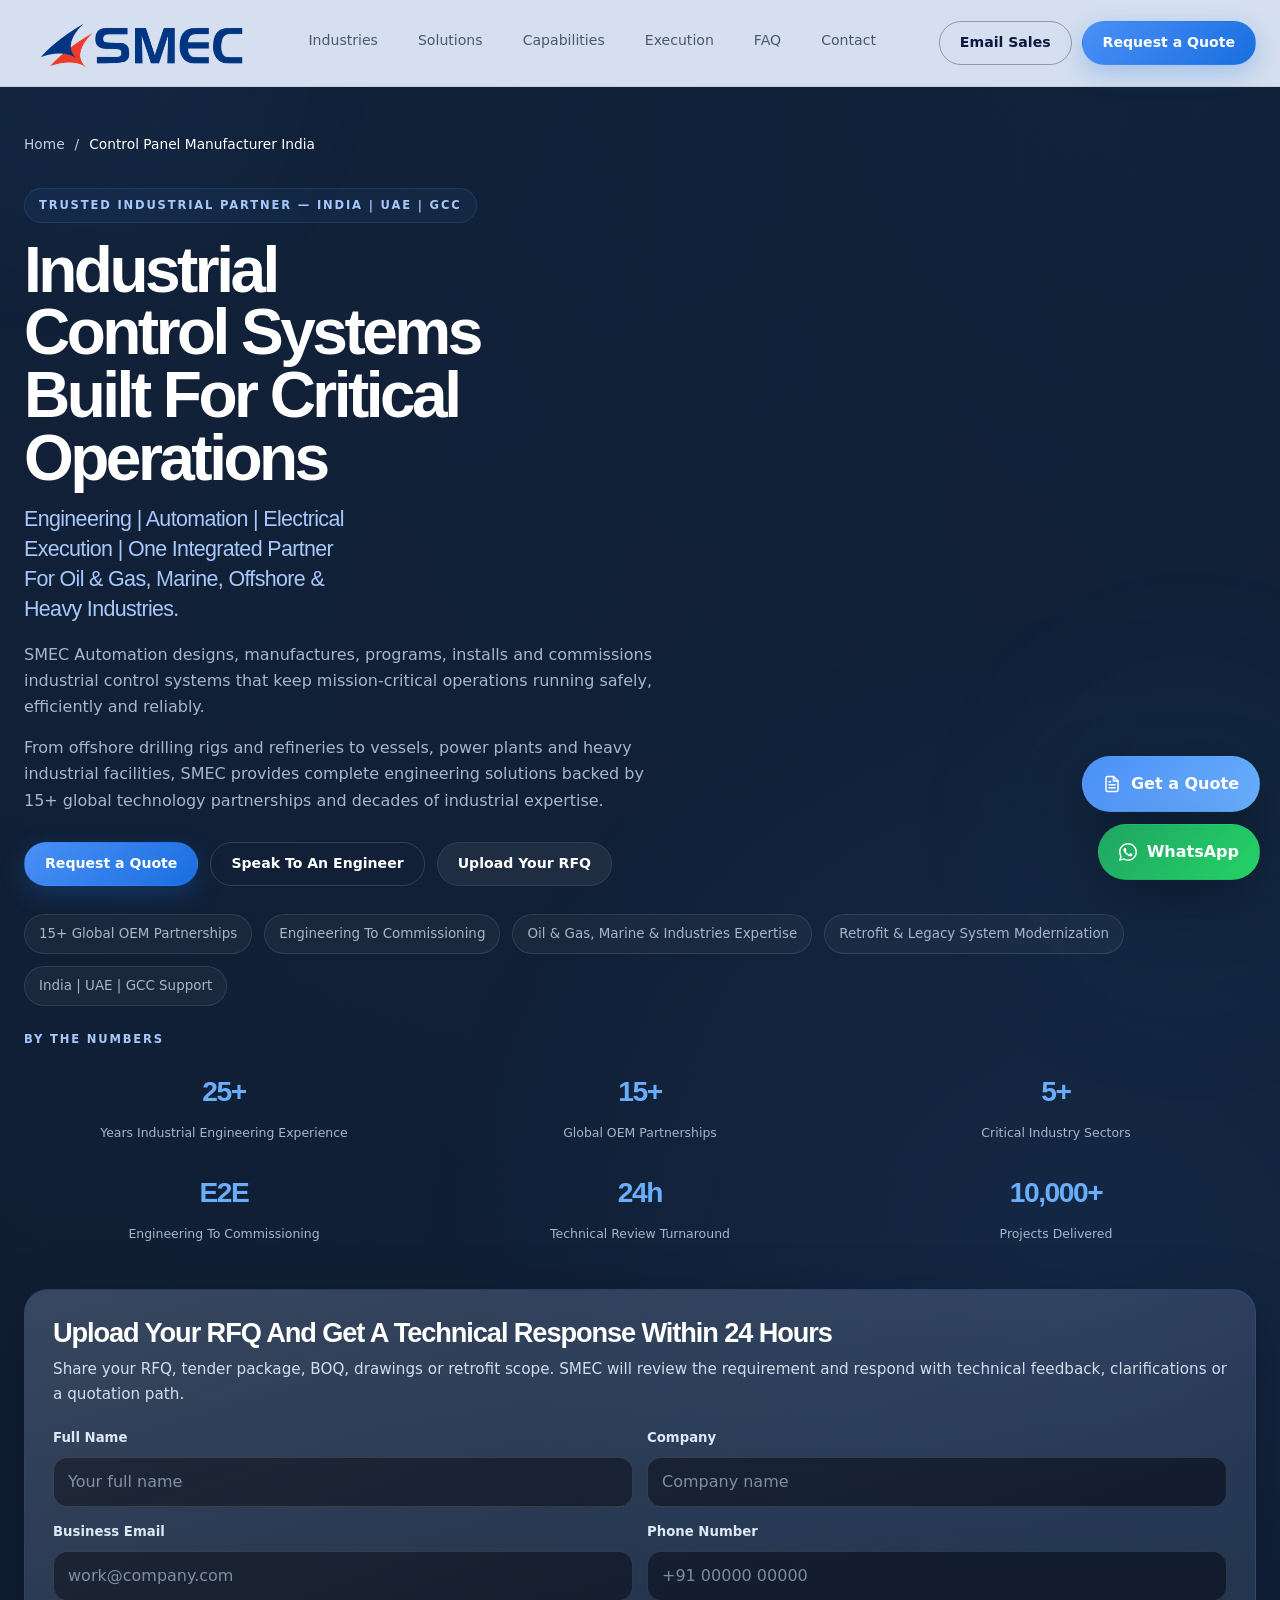
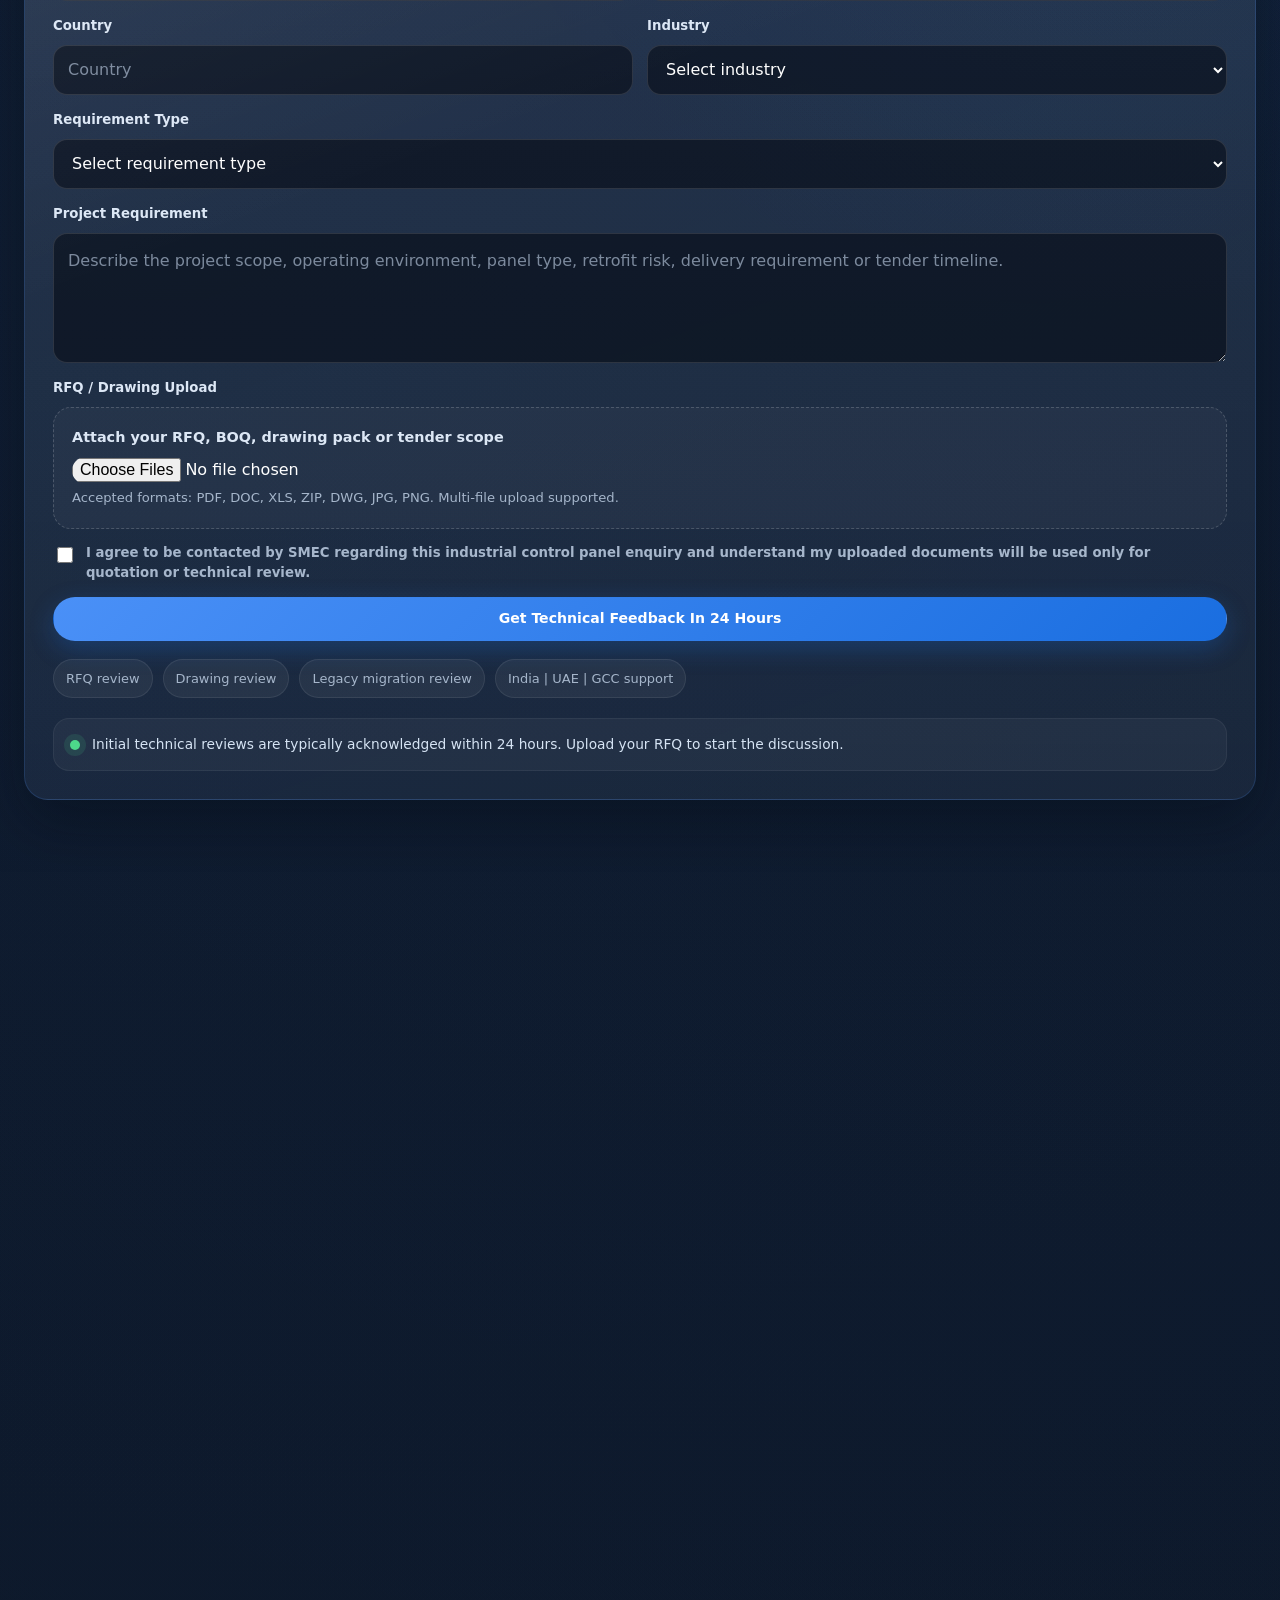
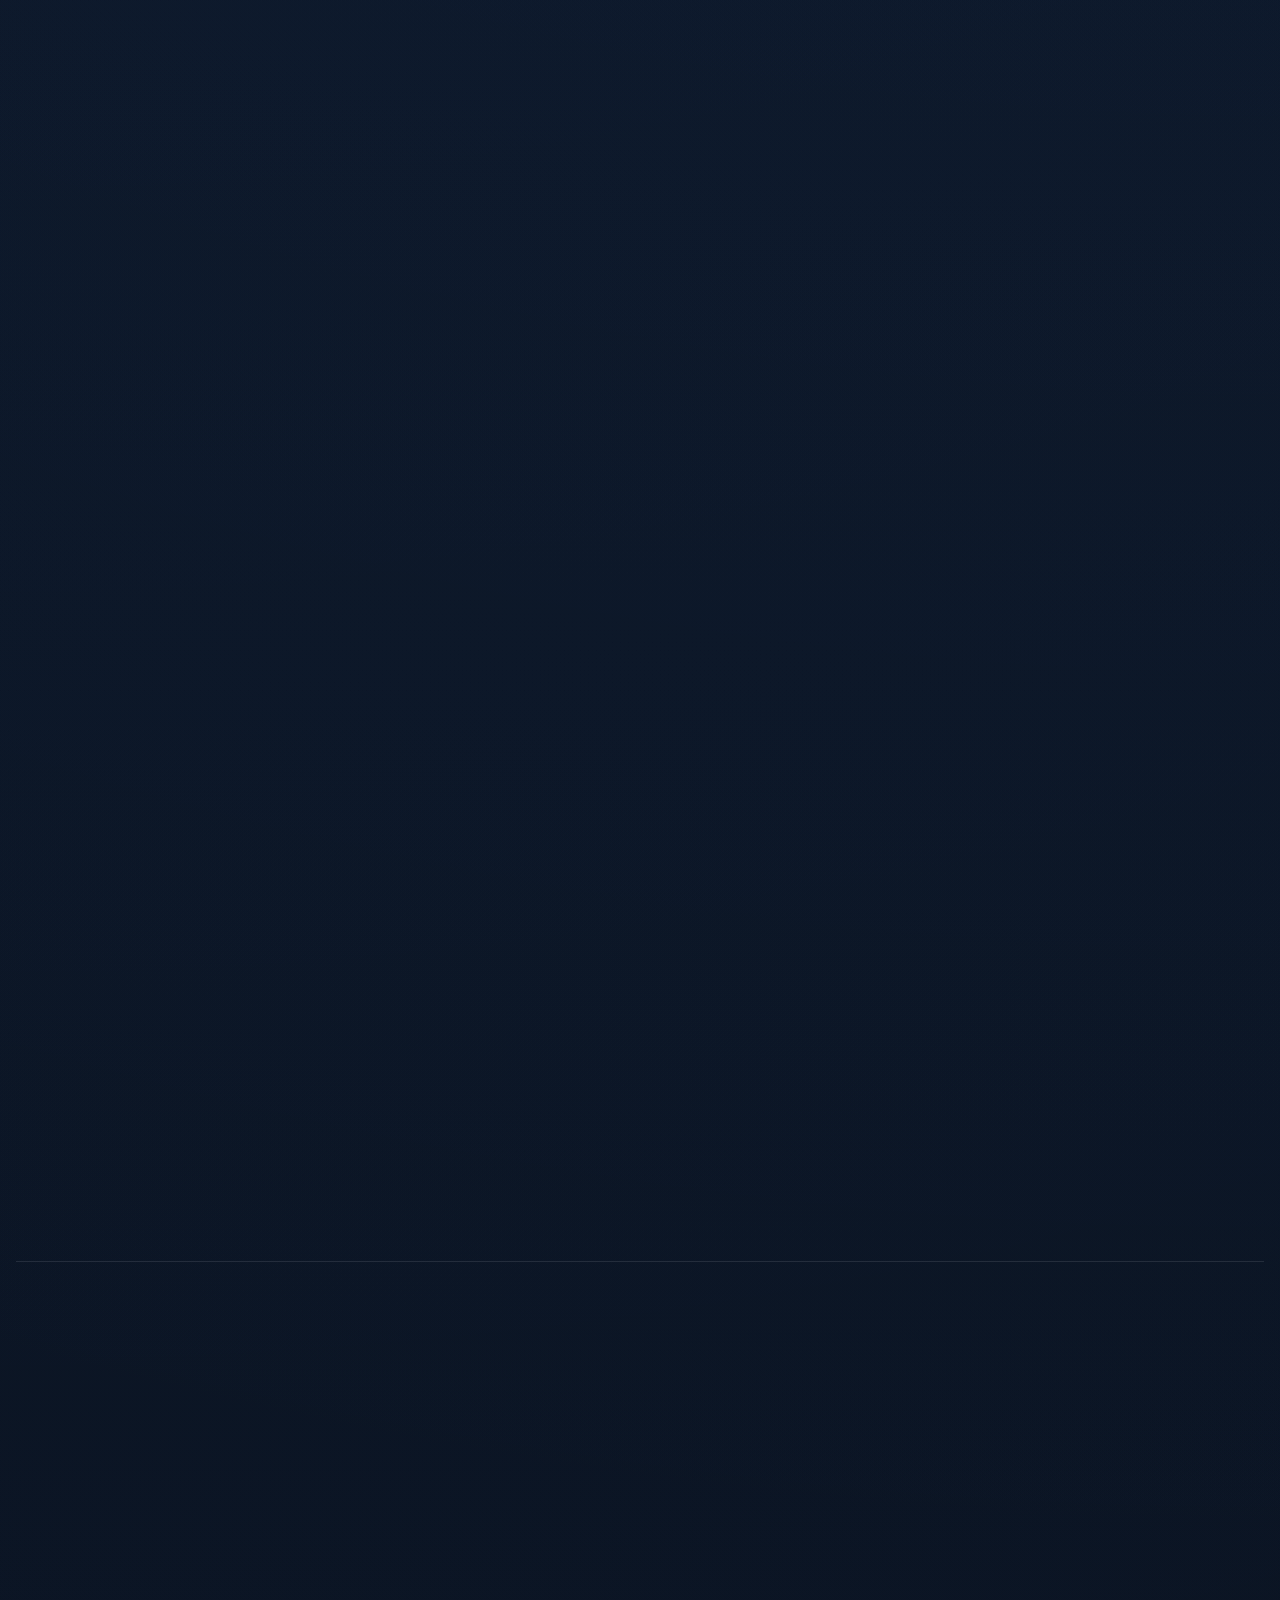
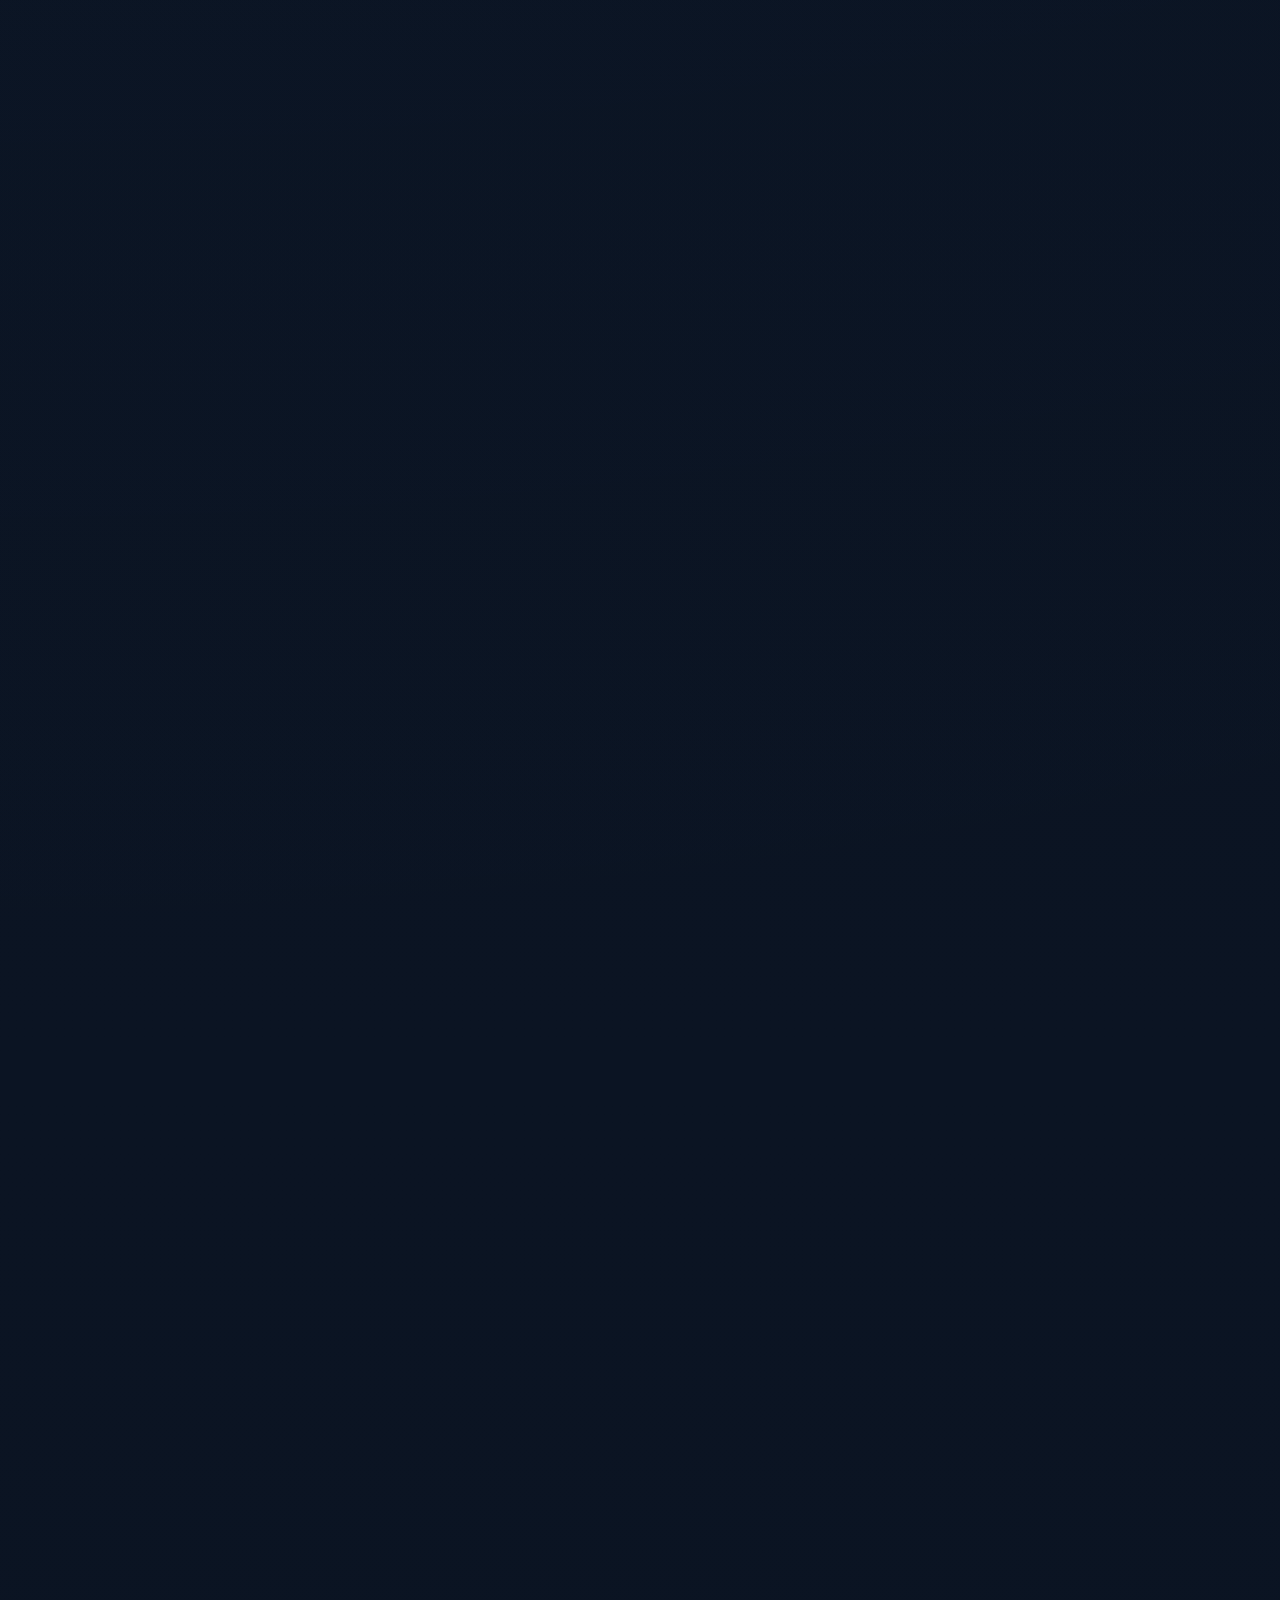
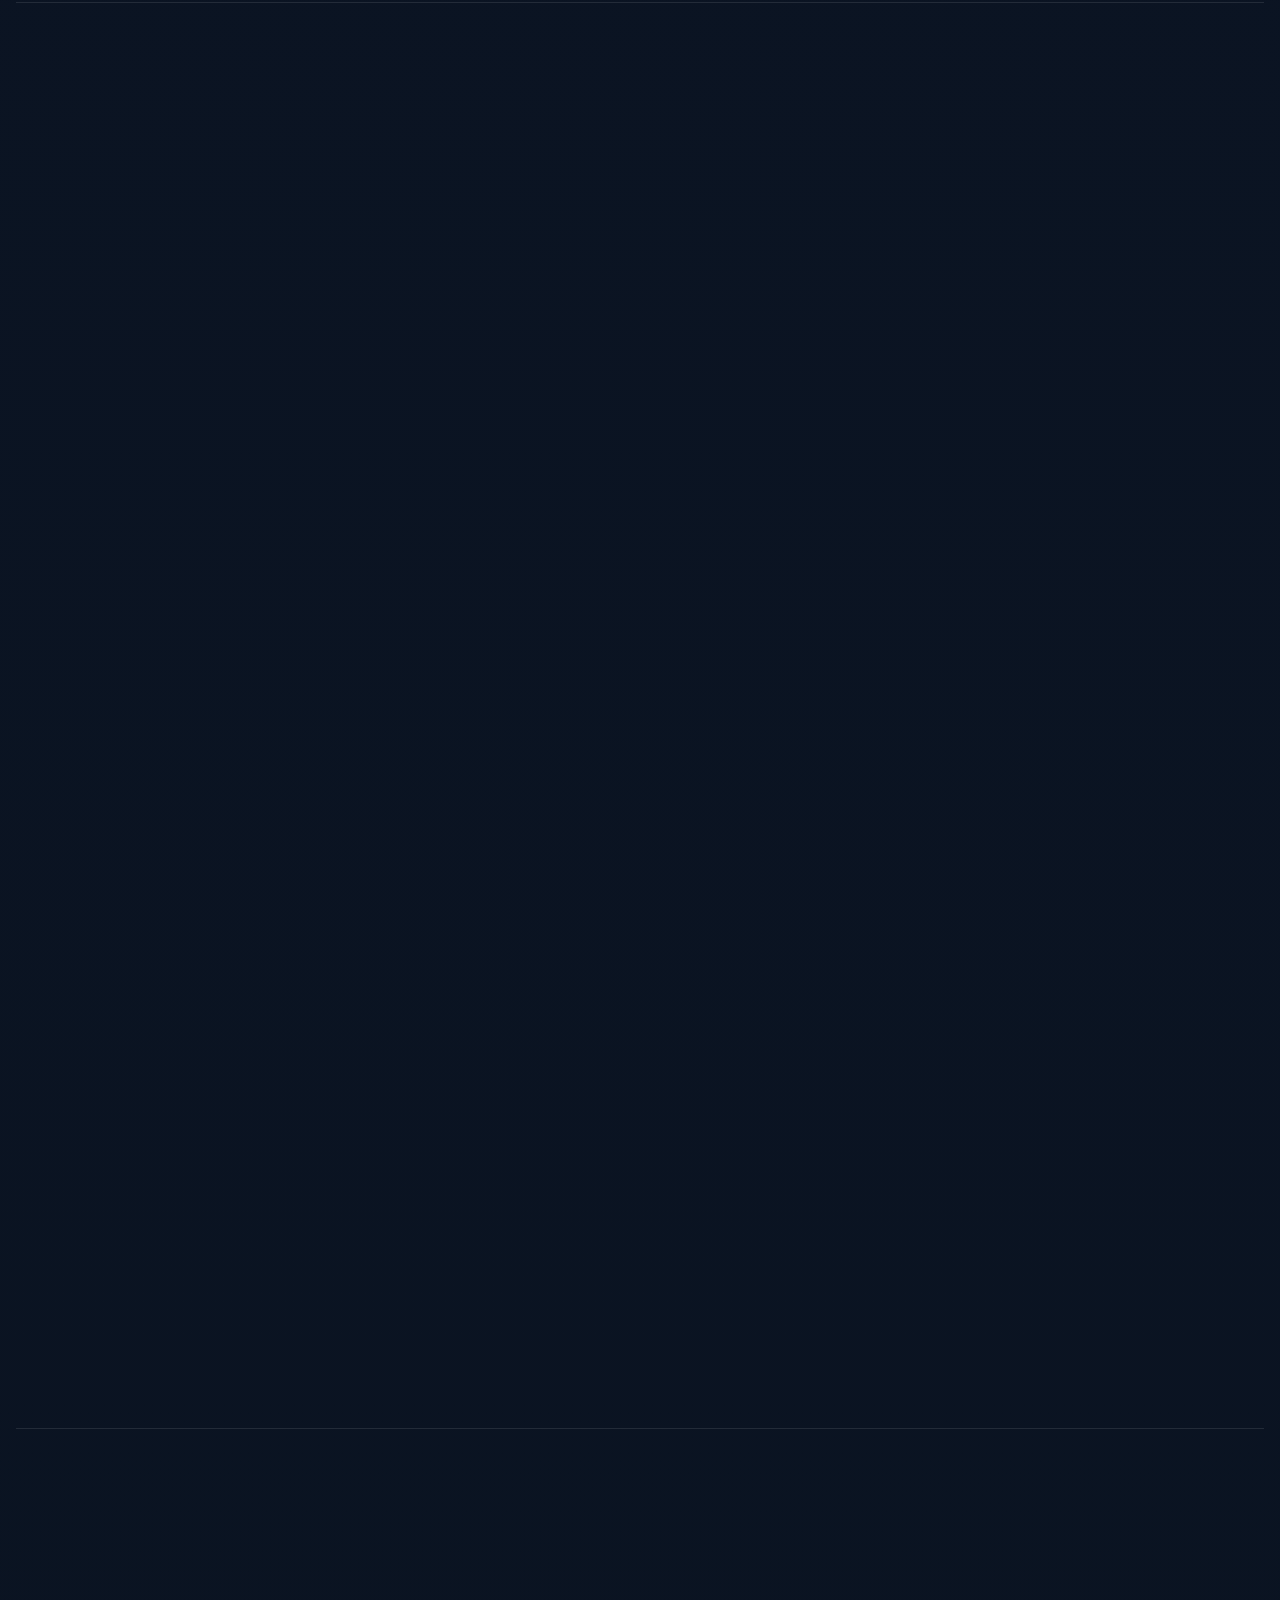
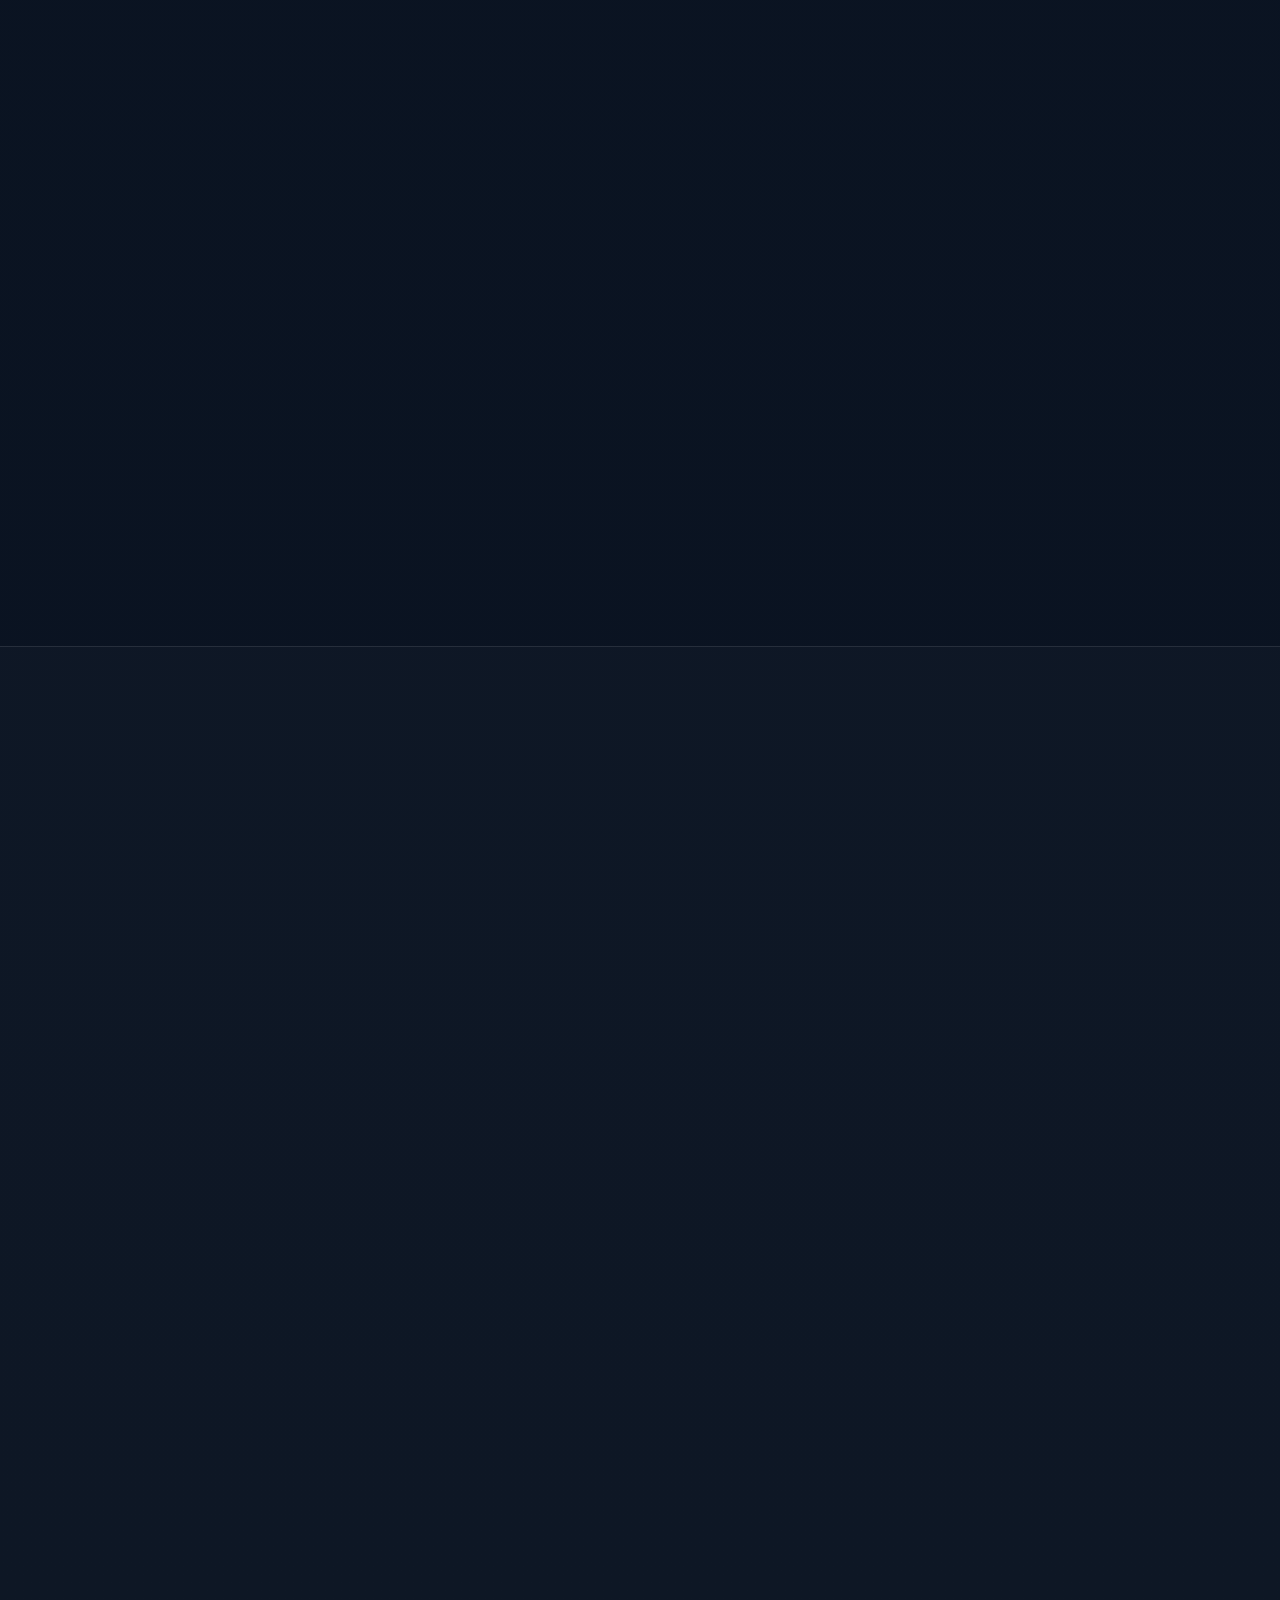
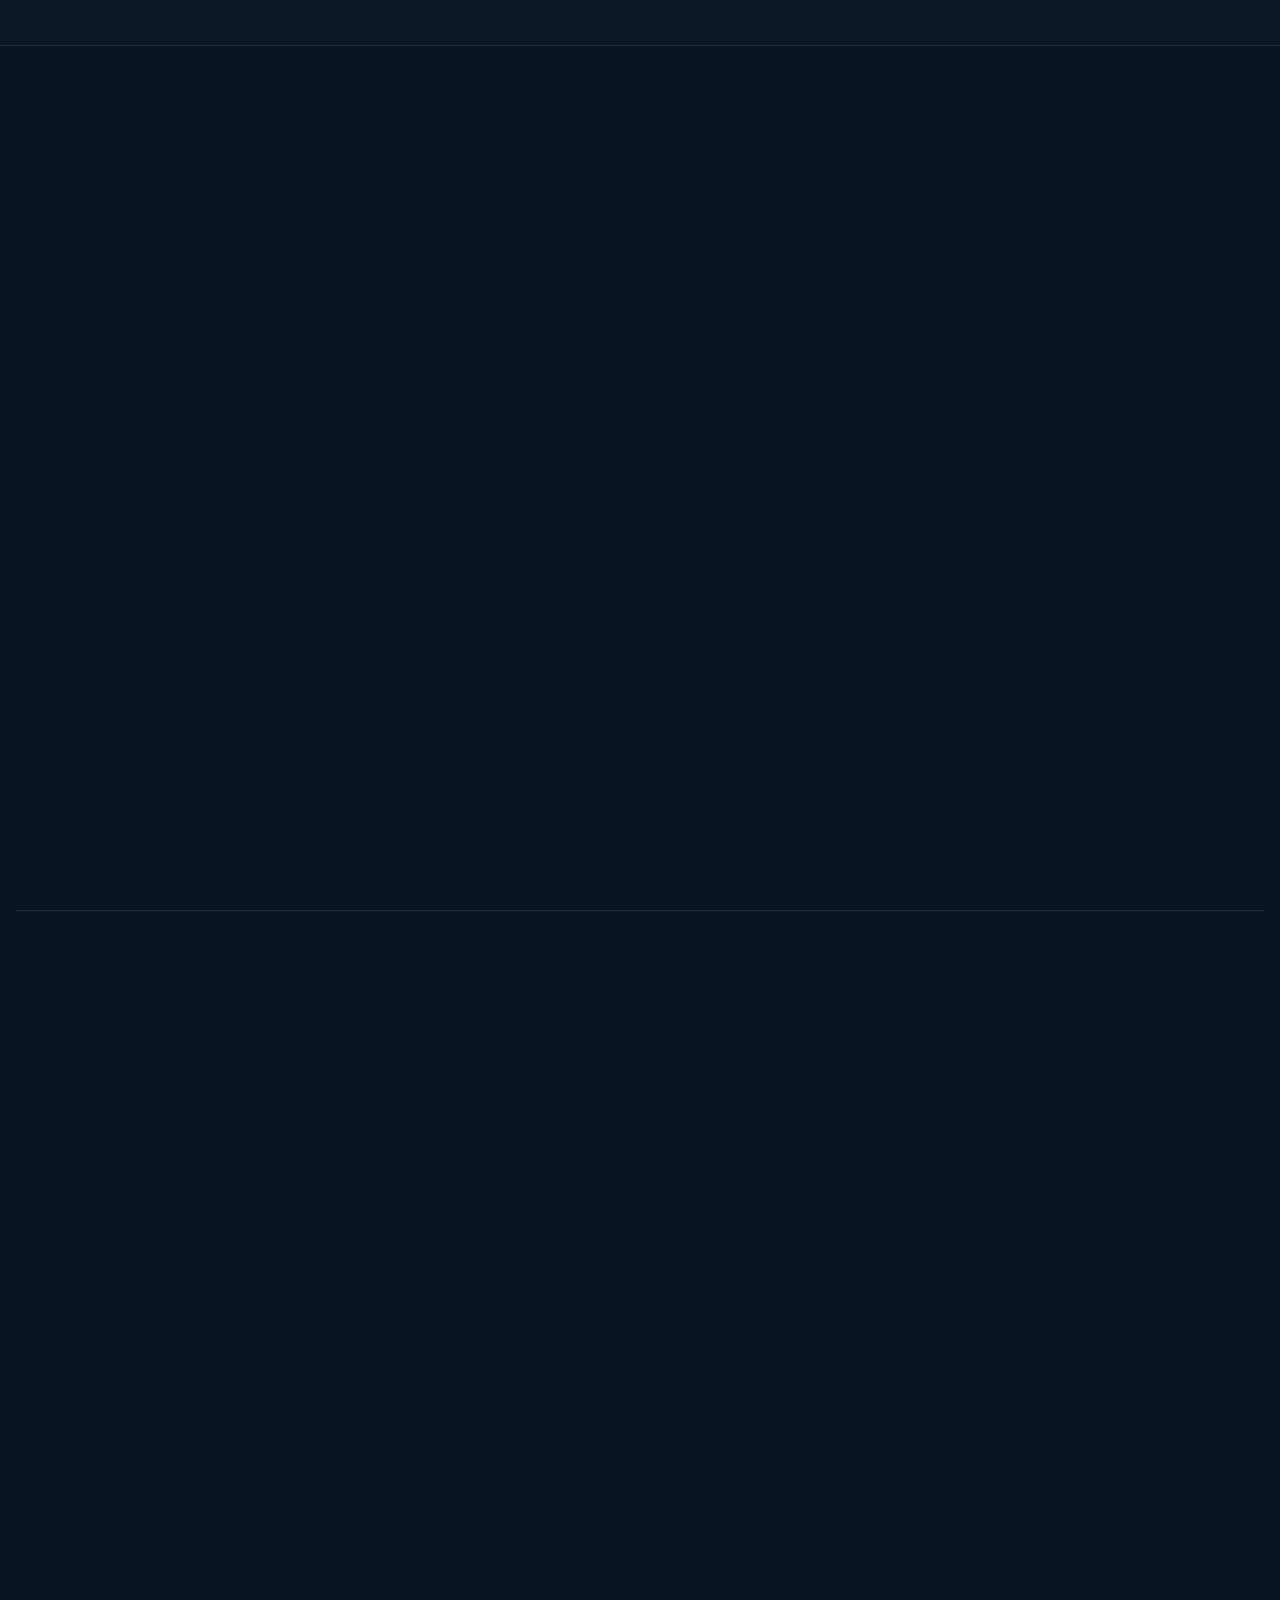
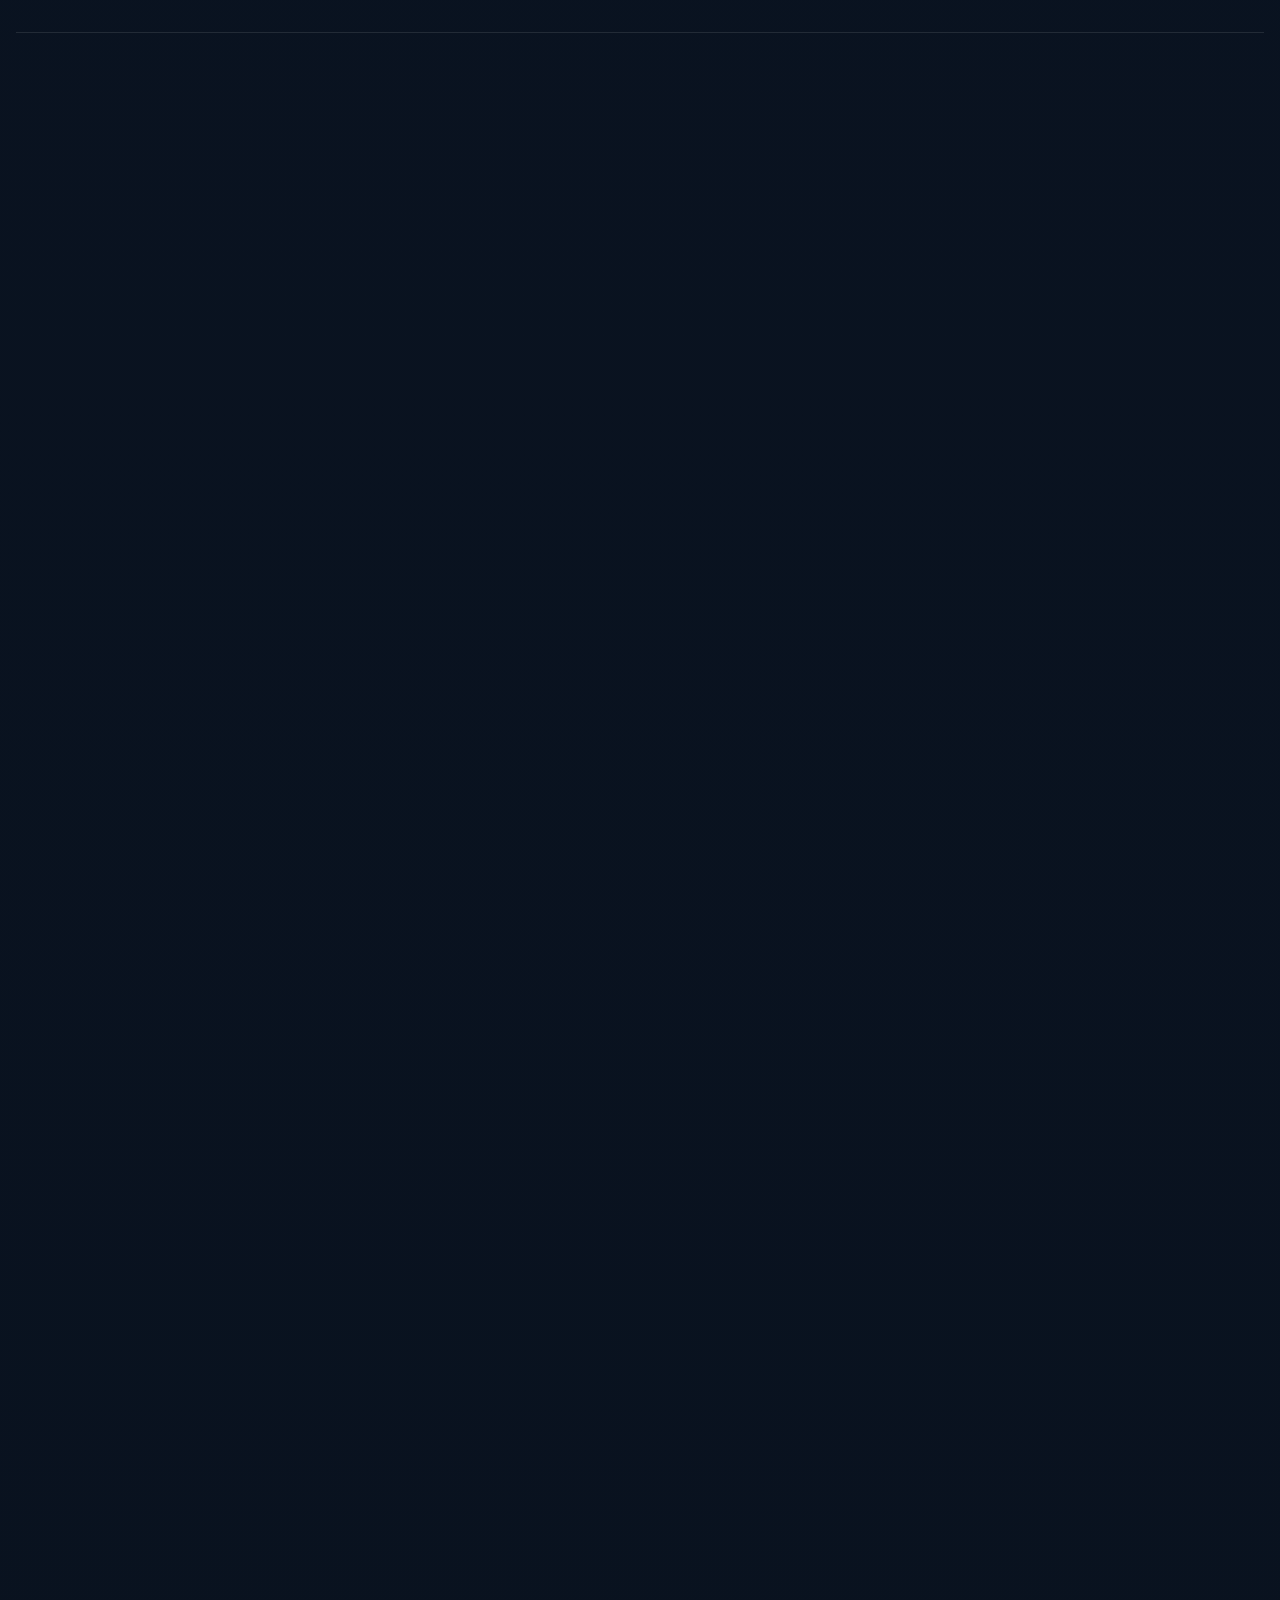
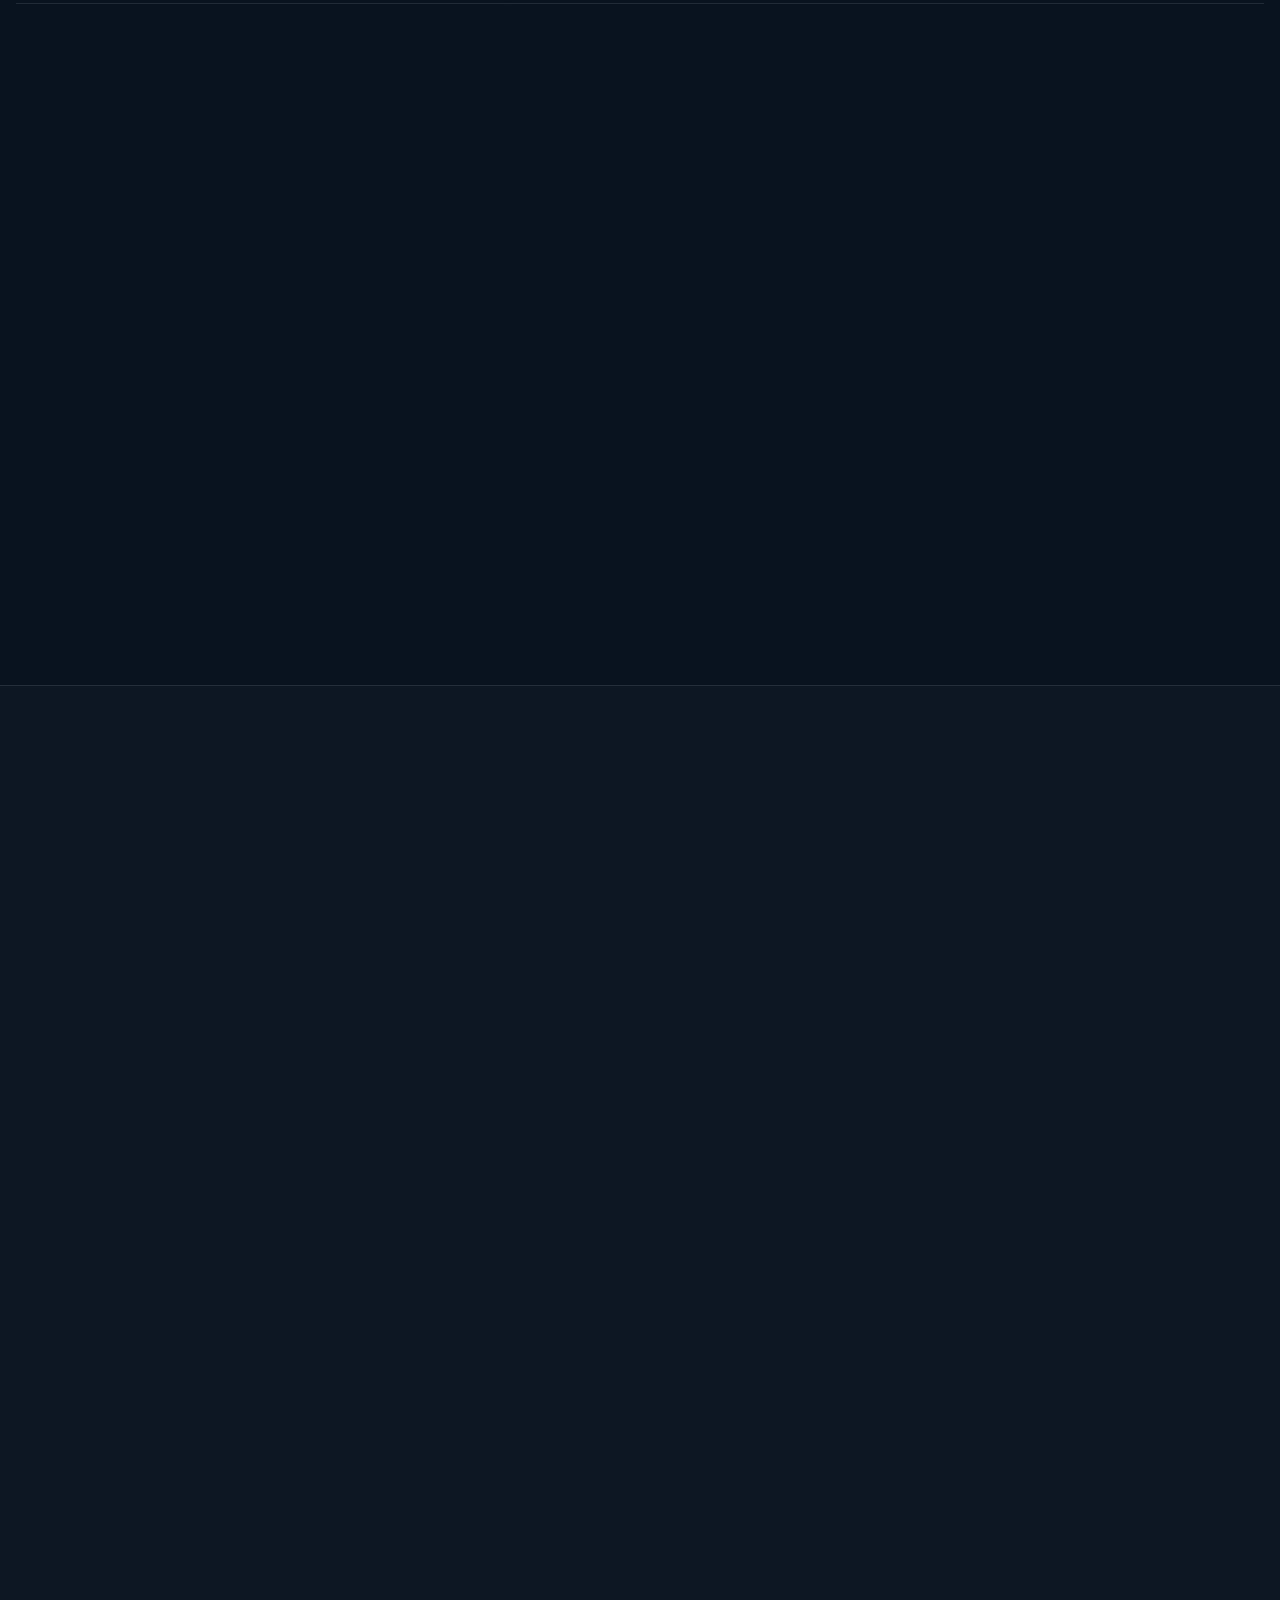
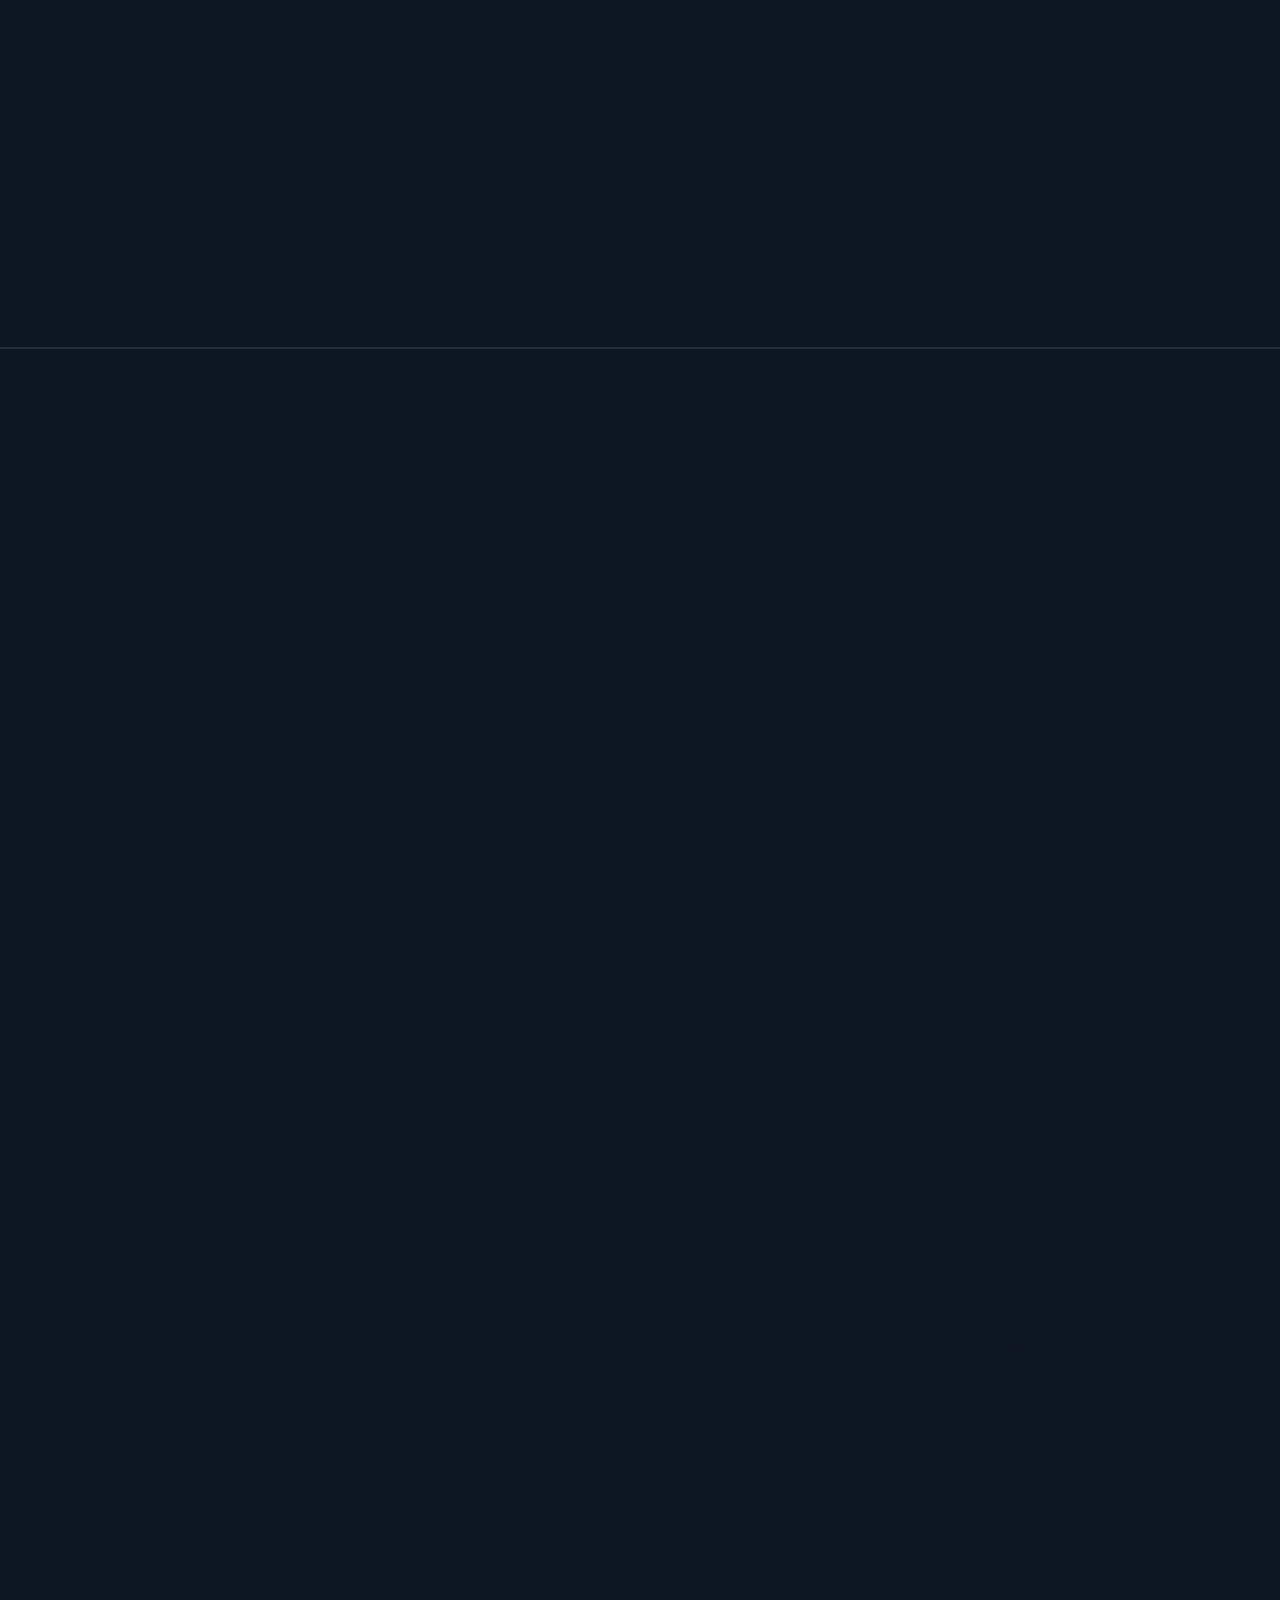
<file: index.html>
<!DOCTYPE html>
<html lang="en">
<head>
  <meta charset="UTF-8">
  <meta name="viewport" content="width=device-width, initial-scale=1">
  <title>Control Panel Manufacturer India | PLC, MCC, PCC &amp; Marine Panels | SMEC</title>
  <meta name="description" content="SMEC Automation manufactures PLC, MCC, PCC, RTU, SCADA, Marine and Oil &amp; Gas control panels with engineering, programming, commissioning and retrofit support.">
  <meta name="robots" content="index,follow">
  <meta name="theme-color" content="#0b1423">
  <meta name="format-detection" content="telephone=no">
  <meta property="og:type" content="website">
  <meta property="og:title" content="Control Panel Manufacturer India | PLC, MCC, PCC &amp; Marine Panels | SMEC">
  <meta property="og:description" content="SMEC Automation manufactures PLC, MCC, PCC, RTU, SCADA, Marine and Oil &amp; Gas control panels with engineering, programming, commissioning and retrofit support.">
  <meta property="og:url" content="https://smecoilandgas.com/control-panel-manufacturer-india">
  <meta property="og:site_name" content="SMEC Automation">
  <meta name="twitter:card" content="summary_large_image">
  <link rel="canonical" href="https://smecoilandgas.com/control-panel-manufacturer-india">
  <link rel="stylesheet" href="styles.css">
  <script>
    window.dataLayer = window.dataLayer || [];
    window.SMEC_TRACKING = {
      pageType: "landing_page",
      pageName: "control-panel-manufacturer-india",
      gtmId: "GTM-XXXXXXX",
      gaMeasurementId: "G-XXXXXXXXXX",
      googleAdsId: "AW-XXXXXXXXX",
      googleAdsConversions: {
        rfqSubmit: "AW-XXXXXXXXX/lead-submit",
        phoneClick: "AW-XXXXXXXXX/phone-click",
        whatsappClick: "AW-XXXXXXXXX/whatsapp-click",
        emailClick: "AW-XXXXXXXXX/email-click"
      }
    };
    window.SMEC_CONFIG = {
      formEndpoint: "http://127.0.0.1:8000/api/leads/submit/",
      apiKey: "755ed4ec-35aa-48e8-a552-b1df28f9de24",
      formMethod: "POST",
      thankYouPage: "thank-you.html",
      thankYouAbsoluteUrl: "https://smecoilandgas.com/control-panel-manufacturer-india/thank-you",
      whatsappNumber: "918606047714",
      primaryPhone: "+918606047714",
      secondaryPhone: "+919961367714",
      salesEmail: "sales@smecong.com"
    };

    function gtag() {
      window.dataLayer.push(arguments);
    }

    (function initTagManager(cfg) {
      if (!cfg.gtmId || cfg.gtmId.indexOf("GTM-") !== 0 || cfg.gtmId.indexOf("XXXX") !== -1) {
        return;
      }
      window.dataLayer.push({ "gtm.start": Date.now(), event: "gtm.js" });
      var script = document.createElement("script");
      script.async = true;
      script.src = "https://www.googletagmanager.com/gtm.js?id=" + encodeURIComponent(cfg.gtmId);
      document.head.appendChild(script);
    })(window.SMEC_TRACKING);

    (function initGA4(cfg) {
      if (!cfg.gaMeasurementId || cfg.gaMeasurementId.indexOf("G-") !== 0 || cfg.gaMeasurementId.indexOf("XXXX") !== -1) {
        return;
      }
      var script = document.createElement("script");
      script.async = true;
      script.src = "https://www.googletagmanager.com/gtag/js?id=" + encodeURIComponent(cfg.gaMeasurementId);
      document.head.appendChild(script);
      gtag("js", new Date());
      gtag("config", cfg.gaMeasurementId, {
        send_page_view: true,
        page_title: document.title,
        page_location: window.location.href,
        page_path: window.location.pathname
      });
    })(window.SMEC_TRACKING);
  </script>
  <script type="application/ld+json">
    {
      "@context": "https://schema.org",
      "@graph": [
        {
          "@type": "Organization",
          "@id": "https://smecoilandgas.com/#organization",
          "name": "SMEC Oil & Gas",
          "url": "https://smecoilandgas.com/",
          "email": "sales@smecong.com",
          "telephone": "+91 86060 47714",
          "logo": "https://smecoilandgas.com/wp-content/uploads/2022/05/smec-logo.png",
          "description": "SMEC manufactures PLC, MCC, PCC, RTU, SCADA, Marine and Oil & Gas control panels with engineering, fabrication, programming, commissioning and retrofit support.",
          "areaServed": [
            "India",
            "United Arab Emirates",
            "GCC"
          ]
        },
        {
          "@type": "LocalBusiness",
          "@id": "https://smecoilandgas.com/#localbusiness",
          "name": "SMEC Oil & Gas",
          "image": "https://smecoilandgas.com/wp-content/uploads/2022/05/smec-logo.png",
          "url": "https://smecoilandgas.com/control-panel-manufacturer-india",
          "email": "sales@smecong.com",
          "telephone": "+91 86060 47714",
          "priceRange": "$$",
          "address": {
            "@type": "PostalAddress",
            "streetAddress": "Maveli Rd, Tagore Nagar, Gandhi Nagar, Kadavanthra",
            "addressLocality": "Ernakulam",
            "addressRegion": "Kerala",
            "postalCode": "682020",
            "addressCountry": "IN"
          },
          "areaServed": [
            "India",
            "United Arab Emirates",
            "GCC"
          ]
        },
        {
          "@type": "Product",
          "@id": "https://smecoilandgas.com/control-panel-manufacturer-india#product",
          "name": "Industrial Control Panels",
          "description": "Industrial control panels from SMEC including PLC, MCC, PCC, RTU, SCADA, marine, offshore, oil and gas, retrofit and OEM replacement systems.",
          "category": "Industrial Control Panels",
          "brand": {
            "@id": "https://smecoilandgas.com/#organization"
          },
          "manufacturer": {
            "@id": "https://smecoilandgas.com/#organization"
          },
          "url": "https://smecoilandgas.com/control-panel-manufacturer-india",
          "areaServed": [
            "India",
            "United Arab Emirates",
            "GCC"
          ]
        },
        {
          "@type": "Service",
          "@id": "https://smecoilandgas.com/control-panel-manufacturer-india#service",
          "name": "Control Panel Engineering, Manufacturing and Retrofit Services",
          "serviceType": "Industrial control panel engineering, manufacturing, PLC programming, commissioning and legacy migration",
          "provider": {
            "@id": "https://smecoilandgas.com/#organization"
          },
          "areaServed": [
            "India",
            "United Arab Emirates",
            "GCC"
          ],
          "url": "https://smecoilandgas.com/control-panel-manufacturer-india",
          "description": "Engineering, fabrication, programming, FAT, installation support, commissioning and long-term lifecycle support for mission-critical industrial control systems."
        },
        {
          "@type": "BreadcrumbList",
          "@id": "https://smecoilandgas.com/control-panel-manufacturer-india#breadcrumb",
          "itemListElement": [
            {
              "@type": "ListItem",
              "position": 1,
              "name": "Home",
              "item": "https://smecoilandgas.com/"
            },
            {
              "@type": "ListItem",
              "position": 2,
              "name": "Control Panel Manufacturer India",
              "item": "https://smecoilandgas.com/control-panel-manufacturer-india"
            }
          ]
        },
        {
          "@type": "FAQPage",
          "@id": "https://smecoilandgas.com/control-panel-manufacturer-india#faq",
          "mainEntity": [
            {
              "@type": "Question",
              "name": "What control panels does SMEC manufacture?",
              "acceptedAnswer": {
                "@type": "Answer",
                "text": "SMEC manufactures PLC panels, MCC panels, PCC panels, SCADA panels, RTU panels, VFD panels, marine control panels, ESD panels and custom industrial automation systems."
              }
            },
            {
              "@type": "Question",
              "name": "Does SMEC provide turnkey automation projects?",
              "acceptedAnswer": {
                "@type": "Answer",
                "text": "Yes. SMEC provides engineering, manufacturing, programming, testing, installation, commissioning and long-term technical support under one roof."
              }
            },
            {
              "@type": "Question",
              "name": "Can SMEC upgrade obsolete PLC and SCADA systems?",
              "acceptedAnswer": {
                "@type": "Answer",
                "text": "Yes. SMEC specializes in legacy system migration, modernization and retrofit projects across industrial sectors including Siemens S5 or S7, Allen Bradley SLC500 and obsolete marine PMS platforms."
              }
            },
            {
              "@type": "Question",
              "name": "Which industries does SMEC serve?",
              "acceptedAnswer": {
                "@type": "Answer",
                "text": "SMEC serves Oil and Gas, Marine, Offshore, Power Generation, Manufacturing, Utilities, EPC and Heavy Industries."
              }
            },
            {
              "@type": "Question",
              "name": "Does SMEC support offshore drilling rigs and vessels?",
              "acceptedAnswer": {
                "@type": "Answer",
                "text": "Yes. SMEC supports offshore rigs, production facilities, vessels, shipyards and marine operators globally."
              }
            },
            {
              "@type": "Question",
              "name": "Can SMEC manufacture custom control panels?",
              "acceptedAnswer": {
                "@type": "Answer",
                "text": "Yes. SMEC designs and manufactures custom PLC, MCC, PCC, LT, RTU, SCADA and electrical control panels based on client specifications, site conditions and industry requirements."
              }
            },
            {
              "@type": "Question",
              "name": "Does SMEC provide installation and commissioning services?",
              "acceptedAnswer": {
                "@type": "Answer",
                "text": "Yes. SMEC supports FAT, SAT, installation, commissioning, troubleshooting, maintenance and training."
              }
            },
            {
              "@type": "Question",
              "name": "How quickly can I receive a quotation?",
              "acceptedAnswer": {
                "@type": "Answer",
                "text": "Most enquiries receive an initial technical review within 24 hours of submission."
              }
            },
            {
              "@type": "Question",
              "name": "Can SMEC retrofit or upgrade existing control panels?",
              "acceptedAnswer": {
                "@type": "Answer",
                "text": "Yes. SMEC supports control panel retrofit, MCC refurbishment, PLC migration, obsolete component replacement, wiring upgrades and switchboard modernization."
              }
            },
            {
              "@type": "Question",
              "name": "Do you manufacture oil and gas control panels?",
              "acceptedAnswer": {
                "@type": "Answer",
                "text": "Yes. SMEC manufactures control panels for offshore, onshore, refinery, petrochemical and hazardous area applications including ESD, F&G, RTU and process control panels."
              }
            },
            {
              "@type": "Question",
              "name": "Do you support marine control panels and switchboards?",
              "acceptedAnswer": {
                "@type": "Answer",
                "text": "Yes. SMEC supports marine switchboards, emergency switchboards, PMS panels, vessel automation panels and marine electrical retrofit projects."
              }
            },
            {
              "@type": "Question",
              "name": "Which regions does SMEC support?",
              "acceptedAnswer": {
                "@type": "Answer",
                "text": "SMEC supports projects across India, UAE, Saudi Arabia, Qatar, Oman and selected global project locations."
              }
            }
          ]
        }
      ]
    }
  </script>
</head>
<body>
  <a class="skip-link" href="#hero-rfq">Skip to RFQ form</a>
  <div class="page-shell">
    <!-- Google Tag Manager placeholder: replace window.SMEC_TRACKING.gtmId with the live container before launch. -->
    <!-- HEADER -->
    <header class="topbar">
      <div class="container nav">
        <a class="brand" href="#top" aria-label="SMEC Automation home">
          <picture><source type="image/webp" srcset="smec-logo.webp"><img fetchpriority="high" decoding="async" class="brand-logo" src="smec-logo.png" alt="SMEC Automation" width="160" height="40"></picture>
        </a>
        <nav class="nav-links" aria-label="Primary">
          <a href="#who">Industries</a>
          <a href="#solutions">Solutions</a>
          <a href="#capabilities">Capabilities</a>
          <a href="#execution">Execution</a>
          <a href="#faq">FAQ</a>
          <a href="#contact">Contact</a>
        </nav>
        <div class="nav-actions">
          <a class="button-outline js-track" href="mailto:sales@smecong.com" data-event="email_click" data-event-label="nav_email">Email Sales</a>
          <a class="button js-track" href="#hero-rfq" data-event="cta_click" data-event-label="nav_request_quote">Request a Quote</a>
        </div>
        <button class="nav-hamburger" id="nav-hamburger" aria-label="Open menu" aria-expanded="false" aria-controls="nav-drawer">
          <svg class="icon-open" width="20" height="20" viewBox="0 0 20 20" fill="none" aria-hidden="true">
            <rect x="2" y="5" width="16" height="2" rx="1" fill="currentColor"/>
            <rect x="2" y="9" width="16" height="2" rx="1" fill="currentColor"/>
            <rect x="2" y="13" width="16" height="2" rx="1" fill="currentColor"/>
          </svg>
          <svg class="icon-close" width="20" height="20" viewBox="0 0 20 20" fill="none" aria-hidden="true">
            <line x1="4" y1="4" x2="16" y2="16" stroke="currentColor" stroke-width="2" stroke-linecap="round"/>
            <line x1="16" y1="4" x2="4" y2="16" stroke="currentColor" stroke-width="2" stroke-linecap="round"/>
          </svg>
        </button>
      </div>
      <div class="nav-drawer" id="nav-drawer" aria-hidden="true">
        <div class="nav-drawer-inner container">
          <nav class="nav-drawer-links" aria-label="Mobile navigation">
            <a href="#who" class="js-drawer-link">Industries</a>
            <a href="#solutions" class="js-drawer-link">Solutions</a>
            <a href="#capabilities" class="js-drawer-link">Capabilities</a>
            <a href="#execution" class="js-drawer-link">Execution</a>
            <a href="#faq" class="js-drawer-link">FAQ</a>
            <a href="#contact" class="js-drawer-link">Contact</a>
          </nav>
          <div class="nav-drawer-actions">
            <a class="button-outline js-track js-drawer-link" href="mailto:sales@smecong.com" data-event="email_click" data-event-label="nav_email_mobile">Email Sales</a>
            <a class="button js-track js-drawer-link" href="#hero-rfq" data-event="cta_click" data-event-label="nav_request_quote_mobile">Request a Quote</a>
          </div>
        </div>
      </div>
    </header>

    <!-- MAIN CONTENT -->
    <main id="top">
      <!-- HERO SECTION -->
      <section class="hero">
        <div class="container">
          <div class="breadcrumb" aria-label="Breadcrumb">
            <span><a href="https://smecoilandgas.com/">Home</a></span>
            <span>/</span>
            <span>Control Panel Manufacturer India</span>
          </div>
          <div class="hero-grid">
            <div class="hero-copy-wrap reveal">
              <span class="eyebrow">Trusted Industrial Partner — India | UAE | GCC</span>
              <h1>Industrial Control Systems Built For Critical Operations</h1>
              <p class="hero-subheadline">Engineering | Automation | Electrical Execution | One Integrated Partner For Oil &amp; Gas, Marine, Offshore &amp; Heavy Industries.</p>
              <p class="hero-copy">SMEC Automation designs, manufactures, programs, installs and commissions industrial control systems that keep mission-critical operations running safely, efficiently and reliably.</p>
              <p class="hero-copy" style="margin-top:14px;">From offshore drilling rigs and refineries to vessels, power plants and heavy industrial facilities, SMEC provides complete engineering solutions backed by 15+ global technology partnerships and decades of industrial expertise.</p>
              <div class="hero-actions">
                <a class="button js-track" href="#hero-rfq" data-event="cta_click" data-event-label="hero_request_quote">Request a Quote</a>
                <a class="button-outline js-track" href="tel:+918606047714" data-event="phone_click" data-event-label="hero_speak_engineer">Speak To An Engineer</a>
                <a class="button-soft js-track" href="#hero-rfq" data-event="cta_click" data-event-label="hero_upload_rfq">Upload Your RFQ</a>
              </div>
              <div class="section-bands" style="margin-bottom: 0;" aria-label="Trust markers">
                <span class="band">15+ Global OEM Partnerships</span>
                <span class="band">Engineering To Commissioning</span>
                <span class="band">Oil &amp; Gas, Marine &amp; Industries Expertise</span>
                <span class="band">Retrofit &amp; Legacy System Modernization</span>
                <span class="band">India | UAE | GCC Support</span>
              </div>

              <div class="stats hero-stats" style="margin-top: 24px; padding: 0; background:none; border: none;" aria-label="By The Numbers">
                <p style="text-align:left; font-size:0.72rem; font-weight:700; letter-spacing:0.16em; text-transform:uppercase; color:#a8c8fc; margin:0 0 12px;">By The Numbers</p>
                <div class="stats-grid" style="grid-template-columns: repeat(3, 1fr); gap: 8px 16px;">
                  <article class="reveal">
                    <strong>25+</strong>
                    <span>Years Industrial Engineering Experience</span>
                  </article>
                  <article class="reveal">
                    <strong>15+</strong>
                    <span>Global OEM Partnerships</span>
                  </article>
                  <article class="reveal">
                    <strong>5+</strong>
                    <span>Critical Industry Sectors</span>
                  </article>
                  <article class="reveal">
                    <strong>E2E</strong>
                    <span>Engineering To Commissioning</span>
                  </article>
                  <article class="reveal">
                    <strong>24h</strong>
                    <span>Technical Review Turnaround</span>
                  </article>
                  <article class="reveal">
                    <strong>10,000+</strong>
                    <span>Projects Delivered</span>
                  </article>
                </div>
              </div>

            </div>

            <aside class="hero-form-card reveal" id="hero-rfq" aria-labelledby="hero-rfq-heading">
              
              <h2 id="hero-rfq-heading">Upload Your RFQ And Get A Technical Response Within 24 Hours</h2>
              <p>Share your RFQ, tender package, BOQ, drawings or retrofit scope. SMEC will review the requirement and respond with technical feedback, clarifications or a quotation path.</p>
              <form class="rfq-form" data-rfq-form data-form-location="hero" action="thank-you.html" method="get" enctype="multipart/form-data" novalidate>
                <input type="hidden" name="form_location" value="hero">
                <input type="hidden" name="page_name" value="control-panel-manufacturer-india">
                <div class="field-grid">
                  <div class="field">
                    <label for="hero-name">Full Name</label>
                    <input id="hero-name" name="full_name" type="text" autocomplete="name" placeholder="Your full name" required>
                  </div>
                  <div class="field">
                    <label for="hero-company">Company</label>
                    <input id="hero-company" name="company" type="text" autocomplete="organization" placeholder="Company name" required>
                  </div>
                  <div class="field">
                    <label for="hero-email">Business Email</label>
                    <input id="hero-email" name="email" type="email" autocomplete="email" placeholder="work@company.com" required>
                  </div>
                  <div class="field">
                    <label for="hero-phone">Phone Number</label>
                    <input id="hero-phone" name="phone" type="tel" autocomplete="tel" placeholder="+91 00000 00000" required>
                  </div>
                  <div class="field">
                    <label for="hero-country">Country</label>
                    <input id="hero-country" name="country" type="text" autocomplete="country-name" placeholder="Country" required>
                  </div>
                  <div class="field">
                    <label for="hero-industry">Industry</label>
                    <select id="hero-industry" name="industry" required>
                      <option value="">Select industry</option>
                      <option>Oil &amp; Gas</option>
                      <option>Marine &amp; Shipping</option>
                      <option>Offshore</option>
                      <option>Power &amp; Utilities</option>
                      <option>Heavy Industries</option>
                      <option>EPC Contractor</option>
                      <option>Other</option>
                    </select>
                  </div>
                  <div class="field full">
                    <label for="hero-requirement-type">Requirement Type</label>
                    <select id="hero-requirement-type" name="requirement_type" required>
                      <option value="">Select requirement type</option>
                      <option>New control panel manufacturing</option>
                      <option>PLC or SCADA modernization</option>
                      <option>Marine or offshore retrofit</option>
                      <option>MCC or PCC package</option>
                      <option>Site commissioning support</option>
                      <option>Custom engineered system</option>
                    </select>
                  </div>
                  <div class="field full">
                    <label for="hero-message">Project Requirement</label>
                    <textarea id="hero-message" name="message" placeholder="Describe the project scope, operating environment, panel type, retrofit risk, delivery requirement or tender timeline." required></textarea>
                  </div>
                  <div class="field full">
                    <label for="hero-file">RFQ / Drawing Upload</label>
                    <div class="file-drop">
                      <p>Attach your RFQ, BOQ, drawing pack or tender scope</p>
                      <input id="hero-file" name="rfq_files" type="file" accept=".pdf,.doc,.docx,.xls,.xlsx,.zip,.dwg,.jpg,.jpeg,.png" multiple>
                      <small>Accepted formats: PDF, DOC, XLS, ZIP, DWG, JPG, PNG. Multi-file upload supported.</small>
                    </div>
                  </div>
                </div>
                <div class="checkbox-row">
                  <input id="hero-consent" name="consent" type="checkbox" required>
                  <label for="hero-consent">I agree to be contacted by SMEC regarding this industrial control panel enquiry and understand my uploaded documents will be used only for quotation or technical review.</label>
                </div>
                <div class="form-feedback" aria-live="polite"></div>
                <button class="button" type="submit">Get Technical Feedback In 24 Hours</button>
              </form>
              <div class="trust-points">
                <span>RFQ review</span>
                <span>Drawing review</span>
                <span>Legacy migration review</span>
                <span>India | UAE | GCC support</span>
              </div>
              <div class="ticker">Initial technical reviews are typically acknowledged within 24 hours. Upload your RFQ to start the discussion.</div>
            </aside>
          </div>
        </div>
      </section>

      <!-- Trusted Logos Section -->
      <section class="section defer-section" style="padding-top:72px; padding-bottom:72px;">
        <div class="container">
          <div class="section-head reveal" style="text-align:center; max-width:none;">
            <span class="eyebrow">Trusted Across Critical Operations</span>
            <h2 style="font-size:clamp(1.8rem,2.6vw,2.6rem);">Clients &amp; Partners</h2>
          </div>

          <div style="display:grid; gap:36px; margin-top:20px;">
            <!-- Clients -->
            <div style="min-width: 0;">
              <p style="font-size:0.76rem; font-weight:700; letter-spacing:0.16em; text-transform:uppercase; color:var(--muted); margin:0 0 14px;">Clients</p>
              <div class="client-marquee-wrap">
                <!-- Row 1: logos 1–21, scrolls left -->
                <div class="client-marquee-row">
                  <div class="partner-logo-capsule"><picture><source type="image/webp" srcset="client-logos/1.webp"><img decoding="async" src="client-logos/1.png" alt="ONGC" loading="lazy"></picture></div>
                  <div class="partner-logo-capsule"><picture><source type="image/webp" srcset="client-logos/2.webp"><img decoding="async" src="client-logos/2.png" alt="Shelf Drilling" loading="lazy"></picture></div>
                  <div class="partner-logo-capsule"><picture><source type="image/webp" srcset="client-logos/3.webp"><img decoding="async" src="client-logos/3.png" alt="Client" loading="lazy"></picture></div>
                  <div class="partner-logo-capsule"><picture><source type="image/webp" srcset="client-logos/4.webp"><img decoding="async" src="client-logos/4.png" alt="Client" loading="lazy"></picture></div>
                  <div class="partner-logo-capsule"><picture><source type="image/webp" srcset="client-logos/5.webp"><img decoding="async" src="client-logos/5.png" alt="Schlumberger" loading="lazy"></picture></div>
                  <div class="partner-logo-capsule"><picture><source type="image/webp" srcset="client-logos/6.webp"><img decoding="async" src="client-logos/6.png" alt="Client" loading="lazy"></picture></div>
                  <div class="partner-logo-capsule"><picture><source type="image/webp" srcset="client-logos/7.webp"><img decoding="async" src="client-logos/7.png" alt="Client" loading="lazy"></picture></div>
                  <div class="partner-logo-capsule"><picture><source type="image/webp" srcset="client-logos/8.webp"><img decoding="async" src="client-logos/8.png" alt="Client" loading="lazy"></picture></div>
                  <div class="partner-logo-capsule"><picture><source type="image/webp" srcset="client-logos/9.webp"><img decoding="async" src="client-logos/9.png" alt="Client" loading="lazy"></picture></div>
                  <div class="partner-logo-capsule"><picture><source type="image/webp" srcset="client-logos/10.webp"><img decoding="async" src="client-logos/10.png" alt="Client" loading="lazy"></picture></div>
                  <div class="partner-logo-capsule"><picture><source type="image/webp" srcset="client-logos/11.webp"><img decoding="async" src="client-logos/11.png" alt="Client" loading="lazy"></picture></div>
                  <div class="partner-logo-capsule"><picture><source type="image/webp" srcset="client-logos/12.webp"><img decoding="async" src="client-logos/12.png" alt="Client" loading="lazy"></picture></div>
                  <div class="partner-logo-capsule"><picture><source type="image/webp" srcset="client-logos/13.webp"><img decoding="async" src="client-logos/13.png" alt="Client" loading="lazy"></picture></div>
                  <div class="partner-logo-capsule"><picture><source type="image/webp" srcset="client-logos/14.webp"><img decoding="async" src="client-logos/14.png" alt="Client" loading="lazy"></picture></div>
                  <div class="partner-logo-capsule"><picture><source type="image/webp" srcset="client-logos/15.webp"><img decoding="async" src="client-logos/15.png" alt="Client" loading="lazy"></picture></div>
                  <div class="partner-logo-capsule"><picture><source type="image/webp" srcset="client-logos/16.webp"><img decoding="async" src="client-logos/16.png" alt="Client" loading="lazy"></picture></div>
                  <div class="partner-logo-capsule"><picture><source type="image/webp" srcset="client-logos/17.webp"><img decoding="async" src="client-logos/17.png" alt="Client" loading="lazy"></picture></div>
                  <div class="partner-logo-capsule"><picture><source type="image/webp" srcset="client-logos/18.webp"><img decoding="async" src="client-logos/18.png" alt="Client" loading="lazy"></picture></div>
                  <div class="partner-logo-capsule"><picture><source type="image/webp" srcset="client-logos/19.webp"><img decoding="async" src="client-logos/19.png" alt="Client" loading="lazy"></picture></div>
                  <div class="partner-logo-capsule"><picture><source type="image/webp" srcset="client-logos/20.webp"><img decoding="async" src="client-logos/20.png" alt="Client" loading="lazy"></picture></div>
                  <div class="partner-logo-capsule"><picture><source type="image/webp" srcset="client-logos/21.webp"><img decoding="async" src="client-logos/21.png" alt="Client" loading="lazy"></picture></div>
                  <!-- duplicate for seamless loop -->
                  <div class="partner-logo-capsule"><picture><source type="image/webp" srcset="client-logos/1.webp"><img decoding="async" src="client-logos/1.png" alt="ONGC" loading="lazy"></picture></div>
                  <div class="partner-logo-capsule"><picture><source type="image/webp" srcset="client-logos/2.webp"><img decoding="async" src="client-logos/2.png" alt="Shelf Drilling" loading="lazy"></picture></div>
                  <div class="partner-logo-capsule"><picture><source type="image/webp" srcset="client-logos/3.webp"><img decoding="async" src="client-logos/3.png" alt="Client" loading="lazy"></picture></div>
                  <div class="partner-logo-capsule"><picture><source type="image/webp" srcset="client-logos/4.webp"><img decoding="async" src="client-logos/4.png" alt="Client" loading="lazy"></picture></div>
                  <div class="partner-logo-capsule"><picture><source type="image/webp" srcset="client-logos/5.webp"><img decoding="async" src="client-logos/5.png" alt="Schlumberger" loading="lazy"></picture></div>
                  <div class="partner-logo-capsule"><picture><source type="image/webp" srcset="client-logos/6.webp"><img decoding="async" src="client-logos/6.png" alt="Client" loading="lazy"></picture></div>
                  <div class="partner-logo-capsule"><picture><source type="image/webp" srcset="client-logos/7.webp"><img decoding="async" src="client-logos/7.png" alt="Client" loading="lazy"></picture></div>
                  <div class="partner-logo-capsule"><picture><source type="image/webp" srcset="client-logos/8.webp"><img decoding="async" src="client-logos/8.png" alt="Client" loading="lazy"></picture></div>
                  <div class="partner-logo-capsule"><picture><source type="image/webp" srcset="client-logos/9.webp"><img decoding="async" src="client-logos/9.png" alt="Client" loading="lazy"></picture></div>
                  <div class="partner-logo-capsule"><picture><source type="image/webp" srcset="client-logos/10.webp"><img decoding="async" src="client-logos/10.png" alt="Client" loading="lazy"></picture></div>
                  <div class="partner-logo-capsule"><picture><source type="image/webp" srcset="client-logos/11.webp"><img decoding="async" src="client-logos/11.png" alt="Client" loading="lazy"></picture></div>
                  <div class="partner-logo-capsule"><picture><source type="image/webp" srcset="client-logos/12.webp"><img decoding="async" src="client-logos/12.png" alt="Client" loading="lazy"></picture></div>
                  <div class="partner-logo-capsule"><picture><source type="image/webp" srcset="client-logos/13.webp"><img decoding="async" src="client-logos/13.png" alt="Client" loading="lazy"></picture></div>
                  <div class="partner-logo-capsule"><picture><source type="image/webp" srcset="client-logos/14.webp"><img decoding="async" src="client-logos/14.png" alt="Client" loading="lazy"></picture></div>
                  <div class="partner-logo-capsule"><picture><source type="image/webp" srcset="client-logos/15.webp"><img decoding="async" src="client-logos/15.png" alt="Client" loading="lazy"></picture></div>
                  <div class="partner-logo-capsule"><picture><source type="image/webp" srcset="client-logos/16.webp"><img decoding="async" src="client-logos/16.png" alt="Client" loading="lazy"></picture></div>
                  <div class="partner-logo-capsule"><picture><source type="image/webp" srcset="client-logos/17.webp"><img decoding="async" src="client-logos/17.png" alt="Client" loading="lazy"></picture></div>
                  <div class="partner-logo-capsule"><picture><source type="image/webp" srcset="client-logos/18.webp"><img decoding="async" src="client-logos/18.png" alt="Client" loading="lazy"></picture></div>
                  <div class="partner-logo-capsule"><picture><source type="image/webp" srcset="client-logos/19.webp"><img decoding="async" src="client-logos/19.png" alt="Client" loading="lazy"></picture></div>
                  <div class="partner-logo-capsule"><picture><source type="image/webp" srcset="client-logos/20.webp"><img decoding="async" src="client-logos/20.png" alt="Client" loading="lazy"></picture></div>
                  <div class="partner-logo-capsule"><picture><source type="image/webp" srcset="client-logos/21.webp"><img decoding="async" src="client-logos/21.png" alt="Client" loading="lazy"></picture></div>
                </div>

                <!-- Row 2: logos 22–42, scrolls right -->
                <div class="client-marquee-row reverse slow">
                  <div class="partner-logo-capsule"><picture><source type="image/webp" srcset="client-logos/22.webp"><img decoding="async" src="client-logos/22.png" alt="Client" loading="lazy"></picture></div>
                  <div class="partner-logo-capsule"><picture><source type="image/webp" srcset="client-logos/23.webp"><img decoding="async" src="client-logos/23.png" alt="Client" loading="lazy"></picture></div>
                  <div class="partner-logo-capsule"><picture><source type="image/webp" srcset="client-logos/24.webp"><img decoding="async" src="client-logos/24.png" alt="Client" loading="lazy"></picture></div>
                  <div class="partner-logo-capsule"><picture><source type="image/webp" srcset="client-logos/25.webp"><img decoding="async" src="client-logos/25.png" alt="Client" loading="lazy"></picture></div>
                  <div class="partner-logo-capsule"><picture><source type="image/webp" srcset="client-logos/26.webp"><img decoding="async" src="client-logos/26.png" alt="Client" loading="lazy"></picture></div>
                  <div class="partner-logo-capsule"><picture><source type="image/webp" srcset="client-logos/27.webp"><img decoding="async" src="client-logos/27.png" alt="Client" loading="lazy"></picture></div>
                  <div class="partner-logo-capsule"><picture><source type="image/webp" srcset="client-logos/28.webp"><img decoding="async" src="client-logos/28.png" alt="Client" loading="lazy"></picture></div>
                  <div class="partner-logo-capsule"><picture><source type="image/webp" srcset="client-logos/29.webp"><img decoding="async" src="client-logos/29.png" alt="Client" loading="lazy"></picture></div>
                  <div class="partner-logo-capsule"><picture><source type="image/webp" srcset="client-logos/30.webp"><img decoding="async" src="client-logos/30.png" alt="Client" loading="lazy"></picture></div>
                  <div class="partner-logo-capsule"><picture><source type="image/webp" srcset="client-logos/31.webp"><img decoding="async" src="client-logos/31.png" alt="Client" loading="lazy"></picture></div>
                  <div class="partner-logo-capsule"><picture><source type="image/webp" srcset="client-logos/32.webp"><img decoding="async" src="client-logos/32.png" alt="Client" loading="lazy"></picture></div>
                  <div class="partner-logo-capsule"><picture><source type="image/webp" srcset="client-logos/33.webp"><img decoding="async" src="client-logos/33.png" alt="Client" loading="lazy"></picture></div>
                  <div class="partner-logo-capsule"><picture><source type="image/webp" srcset="client-logos/34.webp"><img decoding="async" src="client-logos/34.png" alt="Client" loading="lazy"></picture></div>
                  <div class="partner-logo-capsule"><picture><source type="image/webp" srcset="client-logos/35.webp"><img decoding="async" src="client-logos/35.png" alt="Client" loading="lazy"></picture></div>
                  <div class="partner-logo-capsule"><picture><source type="image/webp" srcset="client-logos/36.webp"><img decoding="async" src="client-logos/36.png" alt="Client" loading="lazy"></picture></div>
                  <div class="partner-logo-capsule"><picture><source type="image/webp" srcset="client-logos/37.webp"><img decoding="async" src="client-logos/37.png" alt="Client" loading="lazy"></picture></div>
                  <div class="partner-logo-capsule"><picture><source type="image/webp" srcset="client-logos/38.webp"><img decoding="async" src="client-logos/38.png" alt="Client" loading="lazy"></picture></div>
                  <div class="partner-logo-capsule"><picture><source type="image/webp" srcset="client-logos/39.webp"><img decoding="async" src="client-logos/39.png" alt="Client" loading="lazy"></picture></div>
                  <div class="partner-logo-capsule"><picture><source type="image/webp" srcset="client-logos/40.webp"><img decoding="async" src="client-logos/40.png" alt="Client" loading="lazy"></picture></div>
                  <div class="partner-logo-capsule"><picture><source type="image/webp" srcset="client-logos/41.webp"><img decoding="async" src="client-logos/41.png" alt="Client" loading="lazy"></picture></div>
                  <div class="partner-logo-capsule"><picture><source type="image/webp" srcset="client-logos/42.webp"><img decoding="async" src="client-logos/42.png" alt="Client" loading="lazy"></picture></div>
                  <!-- duplicate for seamless loop -->
                  <div class="partner-logo-capsule"><picture><source type="image/webp" srcset="client-logos/22.webp"><img decoding="async" src="client-logos/22.png" alt="Client" loading="lazy"></picture></div>
                  <div class="partner-logo-capsule"><picture><source type="image/webp" srcset="client-logos/23.webp"><img decoding="async" src="client-logos/23.png" alt="Client" loading="lazy"></picture></div>
                  <div class="partner-logo-capsule"><picture><source type="image/webp" srcset="client-logos/24.webp"><img decoding="async" src="client-logos/24.png" alt="Client" loading="lazy"></picture></div>
                  <div class="partner-logo-capsule"><picture><source type="image/webp" srcset="client-logos/25.webp"><img decoding="async" src="client-logos/25.png" alt="Client" loading="lazy"></picture></div>
                  <div class="partner-logo-capsule"><picture><source type="image/webp" srcset="client-logos/26.webp"><img decoding="async" src="client-logos/26.png" alt="Client" loading="lazy"></picture></div>
                  <div class="partner-logo-capsule"><picture><source type="image/webp" srcset="client-logos/27.webp"><img decoding="async" src="client-logos/27.png" alt="Client" loading="lazy"></picture></div>
                  <div class="partner-logo-capsule"><picture><source type="image/webp" srcset="client-logos/28.webp"><img decoding="async" src="client-logos/28.png" alt="Client" loading="lazy"></picture></div>
                  <div class="partner-logo-capsule"><picture><source type="image/webp" srcset="client-logos/29.webp"><img decoding="async" src="client-logos/29.png" alt="Client" loading="lazy"></picture></div>
                  <div class="partner-logo-capsule"><picture><source type="image/webp" srcset="client-logos/30.webp"><img decoding="async" src="client-logos/30.png" alt="Client" loading="lazy"></picture></div>
                  <div class="partner-logo-capsule"><picture><source type="image/webp" srcset="client-logos/31.webp"><img decoding="async" src="client-logos/31.png" alt="Client" loading="lazy"></picture></div>
                  <div class="partner-logo-capsule"><picture><source type="image/webp" srcset="client-logos/32.webp"><img decoding="async" src="client-logos/32.png" alt="Client" loading="lazy"></picture></div>
                  <div class="partner-logo-capsule"><picture><source type="image/webp" srcset="client-logos/33.webp"><img decoding="async" src="client-logos/33.png" alt="Client" loading="lazy"></picture></div>
                  <div class="partner-logo-capsule"><picture><source type="image/webp" srcset="client-logos/34.webp"><img decoding="async" src="client-logos/34.png" alt="Client" loading="lazy"></picture></div>
                  <div class="partner-logo-capsule"><picture><source type="image/webp" srcset="client-logos/35.webp"><img decoding="async" src="client-logos/35.png" alt="Client" loading="lazy"></picture></div>
                  <div class="partner-logo-capsule"><picture><source type="image/webp" srcset="client-logos/36.webp"><img decoding="async" src="client-logos/36.png" alt="Client" loading="lazy"></picture></div>
                  <div class="partner-logo-capsule"><picture><source type="image/webp" srcset="client-logos/37.webp"><img decoding="async" src="client-logos/37.png" alt="Client" loading="lazy"></picture></div>
                  <div class="partner-logo-capsule"><picture><source type="image/webp" srcset="client-logos/38.webp"><img decoding="async" src="client-logos/38.png" alt="Client" loading="lazy"></picture></div>
                  <div class="partner-logo-capsule"><picture><source type="image/webp" srcset="client-logos/39.webp"><img decoding="async" src="client-logos/39.png" alt="Client" loading="lazy"></picture></div>
                  <div class="partner-logo-capsule"><picture><source type="image/webp" srcset="client-logos/40.webp"><img decoding="async" src="client-logos/40.png" alt="Client" loading="lazy"></picture></div>
                  <div class="partner-logo-capsule"><picture><source type="image/webp" srcset="client-logos/41.webp"><img decoding="async" src="client-logos/41.png" alt="Client" loading="lazy"></picture></div>
                  <div class="partner-logo-capsule"><picture><source type="image/webp" srcset="client-logos/42.webp"><img decoding="async" src="client-logos/42.png" alt="Client" loading="lazy"></picture></div>
                </div>

                <!-- Row 3: logos 43–62, scrolls left -->
                <div class="client-marquee-row">
                  <div class="partner-logo-capsule"><picture><source type="image/webp" srcset="client-logos/43.webp"><img decoding="async" src="client-logos/43.png" alt="Client" loading="lazy"></picture></div>
                  <div class="partner-logo-capsule"><picture><source type="image/webp" srcset="client-logos/44.webp"><img decoding="async" src="client-logos/44.png" alt="Client" loading="lazy"></picture></div>
                  <div class="partner-logo-capsule"><picture><source type="image/webp" srcset="client-logos/45.webp"><img decoding="async" src="client-logos/45.png" alt="Client" loading="lazy"></picture></div>
                  <div class="partner-logo-capsule"><picture><source type="image/webp" srcset="client-logos/46.webp"><img decoding="async" src="client-logos/46.png" alt="Client" loading="lazy"></picture></div>
                  <div class="partner-logo-capsule"><picture><source type="image/webp" srcset="client-logos/47.webp"><img decoding="async" src="client-logos/47.png" alt="Client" loading="lazy"></picture></div>
                  <div class="partner-logo-capsule"><picture><source type="image/webp" srcset="client-logos/48.webp"><img decoding="async" src="client-logos/48.png" alt="Client" loading="lazy"></picture></div>
                  <div class="partner-logo-capsule"><picture><source type="image/webp" srcset="client-logos/49.webp"><img decoding="async" src="client-logos/49.png" alt="Client" loading="lazy"></picture></div>
                  <div class="partner-logo-capsule"><picture><source type="image/webp" srcset="client-logos/50.webp"><img decoding="async" src="client-logos/50.png" alt="Client" loading="lazy"></picture></div>
                  <div class="partner-logo-capsule"><picture><source type="image/webp" srcset="client-logos/51.webp"><img decoding="async" src="client-logos/51.png" alt="Client" loading="lazy"></picture></div>
                  <div class="partner-logo-capsule"><picture><source type="image/webp" srcset="client-logos/52.webp"><img decoding="async" src="client-logos/52.png" alt="Client" loading="lazy"></picture></div>
                  <div class="partner-logo-capsule"><picture><source type="image/webp" srcset="client-logos/53.webp"><img decoding="async" src="client-logos/53.png" alt="Client" loading="lazy"></picture></div>
                  <div class="partner-logo-capsule"><picture><source type="image/webp" srcset="client-logos/54.webp"><img decoding="async" src="client-logos/54.png" alt="Client" loading="lazy"></picture></div>
                  <div class="partner-logo-capsule"><picture><source type="image/webp" srcset="client-logos/55.webp"><img decoding="async" src="client-logos/55.png" alt="Client" loading="lazy"></picture></div>
                  <div class="partner-logo-capsule"><picture><source type="image/webp" srcset="client-logos/56.webp"><img decoding="async" src="client-logos/56.png" alt="Client" loading="lazy"></picture></div>
                  <div class="partner-logo-capsule"><picture><source type="image/webp" srcset="client-logos/57.webp"><img decoding="async" src="client-logos/57.png" alt="Client" loading="lazy"></picture></div>
                  <div class="partner-logo-capsule"><picture><source type="image/webp" srcset="client-logos/58.webp"><img decoding="async" src="client-logos/58.png" alt="Client" loading="lazy"></picture></div>
                  <div class="partner-logo-capsule"><picture><source type="image/webp" srcset="client-logos/59.webp"><img decoding="async" src="client-logos/59.png" alt="Client" loading="lazy"></picture></div>
                  <div class="partner-logo-capsule"><picture><source type="image/webp" srcset="client-logos/60.webp"><img decoding="async" src="client-logos/60.png" alt="Client" loading="lazy"></picture></div>
                  <div class="partner-logo-capsule"><picture><source type="image/webp" srcset="client-logos/61.webp"><img decoding="async" src="client-logos/61.png" alt="Client" loading="lazy"></picture></div>
                  <div class="partner-logo-capsule"><picture><source type="image/webp" srcset="client-logos/62.webp"><img decoding="async" src="client-logos/62.png" alt="Client" loading="lazy"></picture></div>
                  <!-- duplicate for seamless loop -->
                  <div class="partner-logo-capsule"><picture><source type="image/webp" srcset="client-logos/43.webp"><img decoding="async" src="client-logos/43.png" alt="Client" loading="lazy"></picture></div>
                  <div class="partner-logo-capsule"><picture><source type="image/webp" srcset="client-logos/44.webp"><img decoding="async" src="client-logos/44.png" alt="Client" loading="lazy"></picture></div>
                  <div class="partner-logo-capsule"><picture><source type="image/webp" srcset="client-logos/45.webp"><img decoding="async" src="client-logos/45.png" alt="Client" loading="lazy"></picture></div>
                  <div class="partner-logo-capsule"><picture><source type="image/webp" srcset="client-logos/46.webp"><img decoding="async" src="client-logos/46.png" alt="Client" loading="lazy"></picture></div>
                  <div class="partner-logo-capsule"><picture><source type="image/webp" srcset="client-logos/47.webp"><img decoding="async" src="client-logos/47.png" alt="Client" loading="lazy"></picture></div>
                  <div class="partner-logo-capsule"><picture><source type="image/webp" srcset="client-logos/48.webp"><img decoding="async" src="client-logos/48.png" alt="Client" loading="lazy"></picture></div>
                  <div class="partner-logo-capsule"><picture><source type="image/webp" srcset="client-logos/49.webp"><img decoding="async" src="client-logos/49.png" alt="Client" loading="lazy"></picture></div>
                  <div class="partner-logo-capsule"><picture><source type="image/webp" srcset="client-logos/50.webp"><img decoding="async" src="client-logos/50.png" alt="Client" loading="lazy"></picture></div>
                  <div class="partner-logo-capsule"><picture><source type="image/webp" srcset="client-logos/51.webp"><img decoding="async" src="client-logos/51.png" alt="Client" loading="lazy"></picture></div>
                  <div class="partner-logo-capsule"><picture><source type="image/webp" srcset="client-logos/52.webp"><img decoding="async" src="client-logos/52.png" alt="Client" loading="lazy"></picture></div>
                  <div class="partner-logo-capsule"><picture><source type="image/webp" srcset="client-logos/53.webp"><img decoding="async" src="client-logos/53.png" alt="Client" loading="lazy"></picture></div>
                  <div class="partner-logo-capsule"><picture><source type="image/webp" srcset="client-logos/54.webp"><img decoding="async" src="client-logos/54.png" alt="Client" loading="lazy"></picture></div>
                  <div class="partner-logo-capsule"><picture><source type="image/webp" srcset="client-logos/55.webp"><img decoding="async" src="client-logos/55.png" alt="Client" loading="lazy"></picture></div>
                  <div class="partner-logo-capsule"><picture><source type="image/webp" srcset="client-logos/56.webp"><img decoding="async" src="client-logos/56.png" alt="Client" loading="lazy"></picture></div>
                  <div class="partner-logo-capsule"><picture><source type="image/webp" srcset="client-logos/57.webp"><img decoding="async" src="client-logos/57.png" alt="Client" loading="lazy"></picture></div>
                  <div class="partner-logo-capsule"><picture><source type="image/webp" srcset="client-logos/58.webp"><img decoding="async" src="client-logos/58.png" alt="Client" loading="lazy"></picture></div>
                  <div class="partner-logo-capsule"><picture><source type="image/webp" srcset="client-logos/59.webp"><img decoding="async" src="client-logos/59.png" alt="Client" loading="lazy"></picture></div>
                  <div class="partner-logo-capsule"><picture><source type="image/webp" srcset="client-logos/60.webp"><img decoding="async" src="client-logos/60.png" alt="Client" loading="lazy"></picture></div>
                  <div class="partner-logo-capsule"><picture><source type="image/webp" srcset="client-logos/61.webp"><img decoding="async" src="client-logos/61.png" alt="Client" loading="lazy"></picture></div>
                  <div class="partner-logo-capsule"><picture><source type="image/webp" srcset="client-logos/62.webp"><img decoding="async" src="client-logos/62.png" alt="Client" loading="lazy"></picture></div>
                </div>
              </div>
            </div>

            <!-- OEM / Technology Partners -->
            <div style="min-width: 0;">
              <p style="font-size:0.76rem; font-weight:700; letter-spacing:0.16em; text-transform:uppercase; color:var(--muted); margin:0 0 14px;">OEM &amp; Technology Partners</p>
              <div class="client-marquee-wrap">
                <div class="partner-marquee-row reverse">
                  <div class="partner-logo-capsule"><picture><source type="image/webp" srcset="partner-logos/siemens.webp"><img decoding="async" src="partner-logos/siemens.png" alt="Siemens" loading="lazy"></picture></div>
                  <div class="partner-logo-capsule"><picture><source type="image/webp" srcset="partner-logos/schneider-electric.webp"><img decoding="async" src="partner-logos/schneider-electric.png" alt="Schneider Electric" loading="lazy"></picture></div>
                  <div class="partner-logo-capsule"><picture><source type="image/webp" srcset="partner-logos/abb.webp"><img decoding="async" src="partner-logos/abb.png" alt="ABB" loading="lazy"></picture></div>
                  <div class="partner-logo-capsule"><picture><source type="image/webp" srcset="partner-logos/honeywell.webp"><img decoding="async" src="partner-logos/honeywell.png" alt="Honeywell" loading="lazy"></picture></div>
                  <div class="partner-logo-capsule"><picture><source type="image/webp" srcset="partner-logos/emerson.webp"><img decoding="async" src="partner-logos/emerson.png" alt="Emerson" loading="lazy"></picture></div>
                  <div class="partner-logo-capsule"><picture><source type="image/webp" srcset="partner-logos/phoenix-contact.webp"><img decoding="async" src="partner-logos/phoenix-contact.png" alt="Phoenix Contact" loading="lazy"></picture></div>
                  <div class="partner-logo-capsule"><picture><source type="image/webp" srcset="partner-logos/deif.webp"><img decoding="async" src="partner-logos/deif.png" alt="DEIF" loading="lazy"></picture></div>
                  <div class="partner-logo-capsule"><picture><source type="image/webp" srcset="partner-logos/rexroth.webp"><img decoding="async" src="partner-logos/rexroth.png" alt="Rexroth" loading="lazy"></picture></div>
                  <div class="partner-logo-capsule"><picture><source type="image/webp" srcset="partner-logos/vaf.webp"><img decoding="async" src="partner-logos/vaf.png" alt="VAF Instruments" loading="lazy"></picture></div>
                  <div class="partner-logo-capsule"><picture><source type="image/webp" srcset="partner-logos/msa.webp"><img decoding="async" src="partner-logos/msa.png" alt="MSA" loading="lazy"></picture></div>
                  <div class="partner-logo-capsule"><picture><source type="image/webp" srcset="partner-logos/meiyo-electric.webp"><img decoding="async" src="partner-logos/meiyo-electric.png" alt="Meiyo Electric Japan" loading="lazy"></picture></div>
                  <div class="partner-logo-capsule"><picture><source type="image/webp" srcset="partner-logos/mmc.webp"><img decoding="async" src="partner-logos/mmc.png" alt="MMC" loading="lazy"></picture></div>
                  <div class="partner-logo-capsule"><picture><source type="image/webp" srcset="partner-logos/kangrim.webp"><img decoding="async" src="partner-logos/kangrim.png" alt="Kangrim" loading="lazy"></picture></div>
                  <div class="partner-logo-capsule"><picture><source type="image/webp" srcset="partner-logos/psm-marine.webp"><img decoding="async" src="partner-logos/psm-marine.png" alt="PSM Marine" loading="lazy"></picture></div>
                  <!-- duplicate for seamless loop -->
                  <div class="partner-logo-capsule"><picture><source type="image/webp" srcset="partner-logos/siemens.webp"><img decoding="async" src="partner-logos/siemens.png" alt="Siemens" loading="lazy"></picture></div>
                  <div class="partner-logo-capsule"><picture><source type="image/webp" srcset="partner-logos/schneider-electric.webp"><img decoding="async" src="partner-logos/schneider-electric.png" alt="Schneider Electric" loading="lazy"></picture></div>
                  <div class="partner-logo-capsule"><picture><source type="image/webp" srcset="partner-logos/abb.webp"><img decoding="async" src="partner-logos/abb.png" alt="ABB" loading="lazy"></picture></div>
                  <div class="partner-logo-capsule"><picture><source type="image/webp" srcset="partner-logos/honeywell.webp"><img decoding="async" src="partner-logos/honeywell.png" alt="Honeywell" loading="lazy"></picture></div>
                  <div class="partner-logo-capsule"><picture><source type="image/webp" srcset="partner-logos/emerson.webp"><img decoding="async" src="partner-logos/emerson.png" alt="Emerson" loading="lazy"></picture></div>
                  <div class="partner-logo-capsule"><picture><source type="image/webp" srcset="partner-logos/phoenix-contact.webp"><img decoding="async" src="partner-logos/phoenix-contact.png" alt="Phoenix Contact" loading="lazy"></picture></div>
                  <div class="partner-logo-capsule"><picture><source type="image/webp" srcset="partner-logos/deif.webp"><img decoding="async" src="partner-logos/deif.png" alt="DEIF" loading="lazy"></picture></div>
                  <div class="partner-logo-capsule"><picture><source type="image/webp" srcset="partner-logos/rexroth.webp"><img decoding="async" src="partner-logos/rexroth.png" alt="Rexroth" loading="lazy"></picture></div>
                  <div class="partner-logo-capsule"><picture><source type="image/webp" srcset="partner-logos/vaf.webp"><img decoding="async" src="partner-logos/vaf.png" alt="VAF Instruments" loading="lazy"></picture></div>
                  <div class="partner-logo-capsule"><picture><source type="image/webp" srcset="partner-logos/msa.webp"><img decoding="async" src="partner-logos/msa.png" alt="MSA" loading="lazy"></picture></div>
                  <div class="partner-logo-capsule"><picture><source type="image/webp" srcset="partner-logos/meiyo-electric.webp"><img decoding="async" src="partner-logos/meiyo-electric.png" alt="Meiyo Electric Japan" loading="lazy"></picture></div>
                  <div class="partner-logo-capsule"><picture><source type="image/webp" srcset="partner-logos/mmc.webp"><img decoding="async" src="partner-logos/mmc.png" alt="MMC" loading="lazy"></picture></div>
                  <div class="partner-logo-capsule"><picture><source type="image/webp" srcset="partner-logos/kangrim.webp"><img decoding="async" src="partner-logos/kangrim.png" alt="Kangrim" loading="lazy"></picture></div>
                  <div class="partner-logo-capsule"><picture><source type="image/webp" srcset="partner-logos/psm-marine.webp"><img decoding="async" src="partner-logos/psm-marine.png" alt="PSM Marine" loading="lazy"></picture></div>
                </div>
              </div>
            </div>

          </div>
        </div>
      </section>

      <!-- WHO SECTION -->
      <section id="who" class="section defer-section">
        <div class="container">
          <div class="section-head reveal">
            <span class="eyebrow">Who We Work With</span>
            <h2>Trusted Across Critical Industries</h2>
            <p>SMEC supports operators, EPC contractors, shipowners, shipyards, drilling contractors, refineries and industrial facilities with engineered automation, electrical and control system solutions.</p>
          </div>
          <div class="grid-4">
            <article class="card reveal">
              <div class="icon-badge">
                <svg width="22" height="22" viewBox="0 0 24 24" fill="none" stroke="currentColor" stroke-width="1.6" stroke-linecap="round" stroke-linejoin="round" aria-hidden="true" focusable="false">
                  <path d="M12 3s5.5 6.2 5.5 10.2a5.5 5.5 0 0 1-11 0C6.5 9.2 12 3 12 3Z"/>
                  <path d="M9.5 13.4a2.5 2.5 0 0 0 2 2.3"/>
                </svg>
              </div>
              <h3>Oil &amp; Gas Operators</h3>
              <p>Plant owners and asset operators who need dependable control systems under demanding uptime and compliance conditions.</p>
            </article>
            <article class="card reveal">
              <div class="icon-badge">
                <svg width="22" height="22" viewBox="0 0 24 24" fill="none" stroke="currentColor" stroke-width="1.6" stroke-linecap="round" stroke-linejoin="round" aria-hidden="true" focusable="false">
                  <path d="M12 3v4"/>
                  <path d="M8.5 14 12 4l3.5 10"/>
                  <path d="M9.4 11.2h5.2"/>
                  <path d="M5 14h14"/>
                  <path d="M7.5 14v3.5M16.5 14v3.5"/>
                  <path d="M3 21c1.4 0 1.4-1 2.8-1s1.4 1 2.8 1 1.4-1 2.8-1 1.4 1 2.8 1 1.4-1 2.8-1"/>
                </svg>
              </div>
              <h3>Offshore Drilling Contractors</h3>
              <p>Rig and offshore support teams managing aging systems, shutdown risk and modernization requirements.</p>
            </article>
            <article class="card reveal">
              <div class="icon-badge">
                <svg width="22" height="22" viewBox="0 0 24 24" fill="none" stroke="currentColor" stroke-width="1.6" stroke-linecap="round" stroke-linejoin="round" aria-hidden="true" focusable="false">
                  <path d="M4 15.5h16l-1.8 4.5H5.8L4 15.5Z"/>
                  <path d="M6.5 15.5v-3.8h7l3 3.8"/>
                  <path d="M8.6 11.7V9.4h3.4v2.3"/>
                  <path d="M10.3 9.4V7"/>
                </svg>
              </div>
              <h3>Marine Fleet Operators</h3>
              <p>Shipowners and fleet managers requiring vessel automation, PMS upgrades and class-compliant control packages.</p>
            </article>
            <article class="card reveal">
              <div class="icon-badge">
                <svg width="22" height="22" viewBox="0 0 24 24" fill="none" stroke="currentColor" stroke-width="1.6" stroke-linecap="round" stroke-linejoin="round" aria-hidden="true" focusable="false">
                  <circle cx="12" cy="5" r="2"/>
                  <path d="M12 7v13"/>
                  <path d="M8.5 11h7"/>
                  <path d="M5 13a7 7 0 0 0 14 0"/>
                  <path d="M5 13l-1.6 1M5 13l2 .4"/>
                  <path d="M19 13l1.6 1M19 13l-2 .4"/>
                </svg>
              </div>
              <h3>Shipyards &amp; Dry Docks</h3>
              <p>Marine construction and repair yards coordinating retrofit windows, FAT schedules and integration scope.</p>
            </article>
            <article class="card reveal">
              <div class="icon-badge">
                <svg width="22" height="22" viewBox="0 0 24 24" fill="none" stroke="currentColor" stroke-width="1.6" stroke-linecap="round" stroke-linejoin="round" aria-hidden="true" focusable="false">
                  <circle cx="12" cy="12" r="3"/>
                  <path d="M12 2.5v3M12 18.5v3M2.5 12h3M18.5 12h3M5.1 5.1l2.1 2.1M16.8 16.8l2.1 2.1M18.9 5.1 16.8 7.2M7.2 16.8 5.1 18.9"/>
                </svg>
              </div>
              <h3>EPC Contractors</h3>
              <p>Engineering, procurement and construction teams that need a responsive panel and automation execution partner.</p>
            </article>
            <article class="card reveal">
              <div class="icon-badge">
                <svg width="22" height="22" viewBox="0 0 24 24" fill="none" stroke="currentColor" stroke-width="1.6" stroke-linecap="round" stroke-linejoin="round" aria-hidden="true" focusable="false">
                  <path d="M5 20V9.5a2 2 0 0 1 4 0V20"/>
                  <path d="M14 20V6a2 2 0 0 1 4 0v14"/>
                  <path d="M3 20h18"/>
                  <path d="M9 13h5M9 16h5"/>
                  <path d="M5 11.5h4M14 9.5h4"/>
                </svg>
              </div>
              <h3>Refineries &amp; Petrochemical Plants</h3>
              <p>Process facilities where downtime, integration issues and spares availability directly affect production and safety.</p>
            </article>
            <article class="card reveal">
              <div class="icon-badge">
                <svg width="22" height="22" viewBox="0 0 24 24" fill="none" stroke="currentColor" stroke-width="1.6" stroke-linecap="round" stroke-linejoin="round" aria-hidden="true" focusable="false">
                  <path d="M13 2 4 14h6l-1 8 9-12h-6l1-8Z"/>
                </svg>
              </div>
              <h3>Utilities &amp; Power Plants</h3>
              <p>Electrical and power teams running distribution, synchronization and automation packages under reliability pressure.</p>
            </article>
            <article class="card reveal">
              <div class="icon-badge">
                <svg width="22" height="22" viewBox="0 0 24 24" fill="none" stroke="currentColor" stroke-width="1.6" stroke-linecap="round" stroke-linejoin="round" aria-hidden="true" focusable="false">
                  <path d="M3 21V4h3v9l6-4v4l6-4v12Z"/>
                  <path d="M7 18h1.6M11.2 18h1.6M15.4 18h1.6"/>
                </svg>
              </div>
              <h3>Heavy Manufacturing Facilities</h3>
              <p>Steel, cement, chemical and industrial operations where lifecycle support matters as much as fabrication quality.</p>
            </article>
          </div>
        </div>
      </section>

      <hr class="section-rule">

      <!-- CHALLENGE SECTION -->
      <section class="section defer-section">
        <div class="container split">
          <div class="reveal">
            <div class="section-head">
              <span class="eyebrow">The Real Challenge</span>
              <h2>It&apos;s Not Buying A Panel. It&apos;s Keeping Operations Safe.</h2>
              <p style="margin-bottom:14px;">Many industrial projects suffer from multiple vendors, obsolete PLC systems, long component lead times, integration issues between old and new systems, unplanned downtime and lack of lifecycle technical support.</p>
              <p class="section-copy">SMEC solves these challenges by providing one integrated engineering ecosystem from design and manufacturing to commissioning and long-term support.</p>
            </div>
            <ul class="list">
              <li>Multiple vendors and poor coordination</li>
              <li>Obsolete PLC and control systems</li>
              <li>Long lead times for replacement parts</li>
              <li>Integration issues between old and new systems</li>
              <li>Unplanned downtime and production losses</li>
              <li>Lack of lifecycle technical support</li>
            </ul>
          </div>
          <aside class="impact-card reveal">
            <h3>Every Hour Of Downtime Has A Cost</h3>
            <p class="section-copy">A failed control system rarely fails alone. It impacts:</p>
            <div class="chips" aria-label="Operational impact">
              <span>Production</span>
              <span>Safety</span>
              <span>Compliance</span>
              <span>Asset Availability</span>
              <span>Operational Efficiency</span>
            </div>
            <div style="margin-top:28px;">
              <p style="font-size:0.76rem; font-weight:700; letter-spacing:0.16em; text-transform:uppercase; color:var(--muted); margin:0 0 14px;">The Result</p>
              <div class="section-bands">
                <span class="band">Lost production</span>
                <span class="band">Emergency mobilization costs</span>
                <span class="band">Project delays</span>
                <span class="band">Safety risks</span>
                <span class="band">Unplanned shutdowns</span>
              </div>
            </div>
            <div style="margin-top:22px;">
              <a class="button js-track" href="tel:+918606047714" data-event="phone_click" data-event-label="downtime_discuss">Discuss Your Reliability Challenge</a>
            </div>
          </aside>
        </div>
      </section>


      <!-- LEGACY SECTION -->
      <section class="section defer-section">
        <div class="container split">
          <div class="reveal">
            <div class="section-head">
              <span class="eyebrow">Legacy To Modern</span>
              <h2>Still Running Obsolete Systems?</h2>
              <p>Many facilities continue to operate with aging or unsupported platforms, creating cybersecurity exposure, spare part scarcity and engineering risk.</p>
            </div>
            <div class="section-copy" style="margin-bottom:14px; font-weight:700; color:#dce7f5;">Systems We Migrate From</div>
            <div class="chips">
              <span>Siemens S5</span>
              <span>Legacy Siemens S7 Platforms</span>
              <span>Allen Bradley SLC500</span>
              <span>Obsolete HMI Platforms</span>
              <span>Aging Marine PMS Systems</span>
              <span>Unsupported OEM Controllers</span>
            </div>
          </div>
          <aside class="card reveal">
            <div class="section-copy" style="margin-bottom:14px; font-weight:700; color:#c8dffe; letter-spacing:0.12em; text-transform:uppercase;">How SMEC Helps</div>
            <ul class="list">
              <li>Modernize without replacing entire systems</li>
              <li>Extend asset life</li>
              <li>Improve cybersecurity</li>
              <li>Improve maintainability</li>
              <li>Reduce spare part dependency</li>
              <li>Minimize operational disruption</li>
            </ul>
            <p class="section-copy" style="margin-top:18px;">A strong partner for refineries, offshore assets, marine vessels, industrial plants and EPC modernization projects where full system replacement is not operationally viable.</p>
          </aside>
        </div>
      </section>

      <hr class="section-rule">

      <!-- SOLUTIONS SECTION -->
      <section id="solutions" class="section defer-section">
        <div class="container">
          <div class="section-head reveal">
            <span class="eyebrow">Control Systems We Deliver</span>
            <h2>Complete Panel &amp; Automation Portfolio</h2>
            <p>From process automation to power distribution, oil &amp; gas, marine and custom engineered solutions, built to your specification.</p>
          </div>
          <div class="grid-3">
            <article class="card solution-card reveal">
              <span class="card-label">Process Automation &amp; Control</span>
              <ul>
                <li>PLC Control Panels</li>
                <li>SCADA Panels</li>
                <li>RTU Panels</li>
                <li>HMI Control Panels</li>
                <li>DCS Interface Panels</li>
                <li>Industrial IoT Integration Panels</li>
                <li>Remote Monitoring Systems</li>
              </ul>
            </article>
            <article class="card solution-card reveal">
              <span class="card-label">Electrical Power Distribution</span>
              <ul>
                <li>MCC Panels</li>
                <li>PCC Panels</li>
                <li>VFD Panels</li>
                <li>APFC Panels</li>
                <li>Synchronization Panels</li>
                <li>Generator Control Panels</li>
                <li>Switchboard Systems</li>
              </ul>
            </article>
            <article class="card solution-card reveal">
              <span class="card-label">Oil &amp; Gas Solutions</span>
              <ul>
                <li>SIL-2 ESD Panels</li>
                <li>Wellhead Control Panels</li>
                <li>Compressor Control Panels</li>
                <li>Fire &amp; Gas Integration Panels</li>
                <li>Hazardous Area Panels</li>
                <li>Drilling Rig Control Systems</li>
                <li>Production Automation Systems</li>
              </ul>
            </article>
            <article class="card solution-card reveal">
              <span class="card-label">Marine &amp; Offshore Solutions</span>
              <ul>
                <li>Power Management System Panels</li>
                <li>Vessel Alarm Monitoring Panels</li>
                <li>Bow Thruster Control Panels</li>
                <li>Bridge Control Panels</li>
                <li>Navigation Interface Panels</li>
                <li>Engine Control Panels</li>
                <li>Marine Automation Systems</li>
              </ul>
            </article>
            <article class="card solution-card reveal">
              <span class="card-label">Custom Engineered Solutions</span>
              <ul>
                <li>OEM Replacement Panels</li>
                <li>Legacy System Migration</li>
                <li>Retrofit Packages</li>
                <li>Skid-Mounted Control Systems</li>
                <li>Custom Industrial Automation Solutions</li>
              </ul>
            </article>
          </div>
        </div>
      </section>

      <hr class="section-rule">

      <!-- ADVANTAGE SECTION -->
      <section class="section defer-section">
        <div class="container">
          <div class="section-head reveal">
            <span class="eyebrow">The SMEC Advantage</span>
            <h2>One Vendor. One Accountability Chain.</h2>
            <p>Most projects involve an electrical contractor, panel builder, PLC programmer, system integrator, commissioning team and OEM representative. Multiple vendors create delays, interface issues, scope gaps and cost overruns.</p>
          </div>
          <div class="compare-grid">
            <article class="compare-card reveal">
              <div class="compare-title">Typical Multi-Vendor Approach</div>
              <ul class="list">
                <li>Electrical Contractor</li>
                <li>Panel Builder</li>
                <li>PLC Programmer</li>
                <li>System Integrator</li>
                <li>Commissioning Team</li>
                <li>OEM Representative</li>
              </ul>
              <div class="compare-note bad">Delays, interface issues, scope gaps and cost overruns usually appear at the handover points between vendors.</div>
            </article>
            <article class="compare-card accent reveal">
              <div class="compare-title">With SMEC | One Integrated Ecosystem</div>
              <ul class="list">
                <li>Engineering</li>
                <li>Manufacturing</li>
                <li>Procurement</li>
                <li>Programming</li>
                <li>Installation</li>
                <li>Commissioning</li>
                <li>Support</li>
              </ul>
              <div class="compare-note good">All managed through a single execution ecosystem. One partner. Complete responsibility.</div>
            </article>
          </div>
        </div>
      </section>

      <!-- CAPABILITIES SECTION -->
      <section id="capabilities" class="section defer-section" style="background:rgba(255,255,255,0.02); border-top:1px solid var(--line); border-bottom:1px solid var(--line);">
        <div class="container">
          <div class="section-head reveal">
            <span class="eyebrow">Complete Engineering Capabilities</span>
            <h2>Every Capability. One Team.</h2>
            <p>From electrical design and panel fabrication to PLC programming, commissioning and long-term maintenance, all delivered in-house.</p>
          </div>
          <div class="grid-4">
            <article class="card caps-card reveal">
              <span class="card-label">Engineering</span>
              <ul>
                <li>Electrical Design</li>
                <li>Control Philosophy Development</li>
                <li>Instrumentation Engineering</li>
                <li>Cause &amp; Effect Matrix Development</li>
                <li>System Architecture Design</li>
              </ul>
            </article>
            <article class="card caps-card reveal">
              <span class="card-label">Manufacturing</span>
              <ul>
                <li>Panel Fabrication</li>
                <li>Assembly &amp; Wiring</li>
                <li>Quality Testing</li>
                <li>Factory Acceptance Testing</li>
                <li>Documentation</li>
              </ul>
            </article>
            <article class="card caps-card reveal">
              <span class="card-label">Software &amp; Automation</span>
              <ul>
                <li>PLC Programming</li>
                <li>SCADA Development</li>
                <li>HMI Design</li>
                <li>Alarm Management</li>
                <li>Remote Monitoring Integration</li>
                <li>Industrial Communication Networks</li>
              </ul>
            </article>
            <article class="card caps-card reveal">
              <span class="card-label">Commissioning &amp; Support</span>
              <ul>
                <li>Site Acceptance Testing</li>
                <li>Installation Support</li>
                <li>Commissioning</li>
                <li>Troubleshooting</li>
                <li>Training</li>
                <li>Lifecycle Maintenance</li>
              </ul>
            </article>
          </div>
        </div>
      </section>

      <!-- EXECUTION SECTION -->
      <section id="execution" class="section defer-section">
        <div class="container split">
          <div class="reveal">
            <div class="section-head">
              <span class="eyebrow">Project Execution Model</span>
              <h2>How We Execute Projects</h2>
              <p>A structured, repeatable methodology that delivers reliable results across complex industrial environments, from first discussion to final handover.</p>
            </div>
            <a class="button js-track" href="#contact" data-event="cta_click" data-event-label="execution_discuss_project">Discuss Your Project</a>
          </div>
          <div class="timeline reveal">
            <article class="timeline-item">
              <div class="timeline-step">01</div>
              <div>
                <h3>Requirement Review</h3>
                <p>Technical discussions, RFQ review, engineering assessment and scope clarity.</p>
              </div>
            </article>
            <article class="timeline-item">
              <div class="timeline-step">02</div>
              <div>
                <h3>Design &amp; Engineering</h3>
                <p>System architecture, drawings, control philosophy, panel design and documentation.</p>
              </div>
            </article>
            <article class="timeline-item">
              <div class="timeline-step">03</div>
              <div>
                <h3>Manufacturing &amp; FAT</h3>
                <p>Panel fabrication, assembly, wiring, inspection and Factory Acceptance Testing.</p>
              </div>
            </article>
            <article class="timeline-item">
              <div class="timeline-step">04</div>
              <div>
                <h3>Installation &amp; Commissioning</h3>
                <p>Site execution, integration, testing, commissioning and handover support.</p>
              </div>
            </article>
            <article class="timeline-item">
              <div class="timeline-step">05</div>
              <div>
                <h3>Lifecycle Support</h3>
                <p>Maintenance, troubleshooting, upgrades, spares support and technical assistance.</p>
              </div>
            </article>
          </div>
        </div>
      </section>

      <hr class="section-rule">

      <!-- PROJECT TYPES SECTION -->
      <section class="section defer-section">
        <div class="container">
          <div class="section-head reveal">
            <span class="eyebrow">Typical Projects We Support</span>
            <h2>Proven Across Project Types</h2>
            <p>Representative projects across oil &amp; gas, marine, offshore and heavy industry sectors.</p>
          </div>
          <ul class="project-list reveal">
            <li>PLC &amp; SCADA Modernization</li>
            <li>MCC &amp; PCC Panel Manufacturing</li>
            <li>Marine PMS Upgrades</li>
            <li>Vessel Automation Retrofits</li>
            <li>ESD System Migration</li>
            <li>Industrial Digitalization Projects</li>
            <li>Offshore Drilling Rig Upgrades</li>
            <li>Control System Replacement Projects</li>
            <li>Emergency Shutdown Solutions</li>
            <li>Power Distribution &amp; Automation Projects</li>
          </ul>
        </div>
      </section>

      <hr class="section-rule">

      <!-- GALLERY SECTION -->
      <section id="gallery" class="section defer-section">
        <div class="container">
          <div class="section-head reveal" style="max-width:none; text-align:center;">
            <span class="eyebrow">Our Work</span>
            <h2>Built &amp; Delivered</h2>
            <p>A selection of control panels and automation systems engineered, fabricated and commissioned by SMEC.</p>
          </div>

          <!-- Category Tabs -->
          <div class="gallery-tabs reveal" role="tablist" aria-label="Gallery categories">
            <button class="gallery-tab is-active" data-target="gallery-all" role="tab" aria-selected="true">All Projects</button>
            <button class="gallery-tab" data-target="gallery-plc" role="tab" aria-selected="false">PLC &amp; Automation Panels</button>
            <button class="gallery-tab" data-target="gallery-mcc" role="tab" aria-selected="false">MCC &amp; Power Distribution</button>
            <button class="gallery-tab" data-target="gallery-process" role="tab" aria-selected="false">Process Control</button>
            <button class="gallery-tab" data-target="gallery-marine" role="tab" aria-selected="false">Marine &amp; Offshore</button>
            <button class="gallery-tab" data-target="gallery-retrofit" role="tab" aria-selected="false">Retrofit Projects</button>
          </div>

          <!-- ALL -->
          <div id="gallery-all" class="gallery-category layout-4 is-active reveal">
            <!-- Row 1: Tall feature + 3 standard -->
            <div class="gallery-item" data-lightbox="panels/1.png">
              <picture><source type="image/webp" srcset="panels/1.webp"><img decoding="async" src="panels/1.png" alt="Large PLC control panel open showing internal wiring and PLC racks" loading="lazy" width="480" height="600"></picture>
            </div>
            <div class="gallery-item" data-lightbox="panels/9.png">
              <picture><source type="image/webp" srcset="panels/9.webp"><img decoding="async" src="panels/9.png" alt="RTU panel front and interior view" loading="lazy" width="480" height="300"></picture>
            </div>
            <div class="gallery-item" data-lightbox="panels/14.png">
              <picture><source type="image/webp" srcset="panels/14.webp"><img decoding="async" src="panels/14.png" alt="Emergency generator control panel" loading="lazy" width="480" height="300"></picture>
            </div>
            <div class="gallery-item" data-lightbox="panels/25.png">
              <picture><source type="image/webp" srcset="panels/25.webp"><img decoding="async" src="panels/25.png" alt="Generator control panel with mimic display" loading="lazy" width="480" height="300"></picture>
            </div>
            <!-- Row 1 col 2-4 second row -->
            <div class="gallery-item" data-lightbox="panels/10.png">
              <picture><source type="image/webp" srcset="panels/10.webp"><img decoding="async" src="panels/10.png" alt="PLC panel internal rack view" loading="lazy" width="480" height="300"></picture>
            </div>
            <div class="gallery-item" data-lightbox="panels/6.png">
              <picture><source type="image/webp" srcset="panels/6.webp"><img decoding="async" src="panels/6.png" alt="Process control station panel front view" loading="lazy" width="480" height="300"></picture>
            </div>
            <div class="gallery-item" data-lightbox="panels/15.png">
              <picture><source type="image/webp" srcset="panels/15.webp"><img decoding="async" src="panels/15.png" alt="BOP remote panel - Tool pusher offshore" loading="lazy" width="480" height="300"></picture>
            </div>
            <!-- Row 2 -->
            <div class="gallery-item" data-lightbox="panels/5.png">
              <picture><source type="image/webp" srcset="panels/5.webp"><img decoding="async" src="panels/5.png" alt="Hydrogen offer panel with control instruments" loading="lazy" width="480" height="360"></picture>
            </div>
            <div class="gallery-item" data-lightbox="panels/21.png">
              <picture><source type="image/webp" srcset="panels/21.webp"><img decoding="async" src="panels/21.png" alt="Marine MCC green panel open showing internals" loading="lazy" width="480" height="360"></picture>
            </div>
            <!-- Row 3 -->
            <div class="gallery-item" data-lightbox="panels/7.png">
              <picture><source type="image/webp" srcset="panels/7.webp"><img decoding="async" src="panels/7.png" alt="MCC retrofit before and after comparison" loading="lazy" width="480" height="330"></picture>
            </div>
            <div class="gallery-item" data-lightbox="panels/mcc-panel.png">
              <picture><source type="image/webp" srcset="panels/mcc-panel.webp"><img decoding="async" src="panels/mcc-panel.png" alt="MCC panel interior and door-mounted control components" loading="lazy" width="480" height="330"></picture>
            </div>
            <div class="gallery-item" data-lightbox="panels/13.png">
              <picture><source type="image/webp" srcset="panels/13.webp"><img decoding="async" src="panels/13.png" alt="Large PLC control panel dual enclosure open" loading="lazy" width="480" height="330"></picture>
            </div>
            <div class="gallery-item" data-lightbox="panels/20.png">
              <picture><source type="image/webp" srcset="panels/20.webp"><img decoding="async" src="panels/20.png" alt="Main switchboard panel with bus section" loading="lazy" width="480" height="330"></picture>
            </div>
            <!-- Row 4 -->
            <div class="gallery-item" data-lightbox="panels/28.png">
              <picture><source type="image/webp" srcset="panels/28.webp"><img decoding="async" src="panels/28.png" alt="Marine PMS panel internal view green enclosure" loading="lazy" width="480" height="600"></picture>
            </div>
            <div class="gallery-item" data-lightbox="panels/3.png">
              <picture><source type="image/webp" srcset="panels/3.webp"><img decoding="async" src="panels/3.png" alt="Flood alarm announcement system panel" loading="lazy" width="480" height="300"></picture>
            </div>
            <div class="gallery-item" data-lightbox="panels/nlcp.png">
              <picture><source type="image/webp" srcset="panels/nlcp.webp"><img decoding="async" src="panels/nlcp.png" alt="Navigation light control panel with display and control stations" loading="lazy" width="480" height="300"></picture>
            </div>
            <div class="gallery-item" data-lightbox="panels/24.png">
              <picture><source type="image/webp" srcset="panels/24.webp"><img decoding="async" src="panels/24.png" alt="MCC panel with ACB section" loading="lazy" width="480" height="300"></picture>
            </div>
            <div class="gallery-item" data-lightbox="panels/19.png">
              <picture><source type="image/webp" srcset="panels/19.webp"><img decoding="async" src="panels/19.png" alt="DO purifier control panel" loading="lazy" width="480" height="300"></picture>
            </div>
            <div class="gallery-item" data-lightbox="panels/23.png">
              <picture><source type="image/webp" srcset="panels/23.webp"><img decoding="async" src="panels/23.png" alt="Fire and gas system panel" loading="lazy" width="480" height="300"></picture>
            </div>
            <div class="gallery-item" data-lightbox="panels/retrofit-3.png">
              <picture><source type="image/webp" srcset="panels/retrofit-3.webp"><img decoding="async" src="panels/retrofit-3.png" alt="Boiler circulating pump retrofit before and after control panel comparison" loading="lazy" width="600" height="600"></picture>
            </div>
            <div class="gallery-item" data-lightbox="panels/retrofit-4.png">
              <picture><source type="image/webp" srcset="panels/retrofit-4.webp"><img decoding="async" src="panels/retrofit-4.png" alt="Control cabinet retrofit before and after open enclosure comparison" loading="lazy" width="600" height="600"></picture>
            </div>
            <div class="gallery-item" data-lightbox="panels/retrofit-5.png">
              <picture><source type="image/webp" srcset="panels/retrofit-5.webp"><img decoding="async" src="panels/retrofit-5.png" alt="MCC retrofit lineup before and after modernization comparison" loading="lazy" width="600" height="600" style="transform: scale(1.4);"></picture>
            </div>
          </div>

          <!-- PLC - AUTOMATION -->
          <div id="gallery-plc" class="gallery-category layout-3">
            <div class="gallery-item" data-lightbox="panels/1.png">
              <picture><source type="image/webp" srcset="panels/1.webp"><img decoding="async" src="panels/1.png" alt="Large PLC automation panel with orange power supplies and DIN rail" loading="lazy" width="480" height="600"></picture>
            </div>
            <div class="gallery-item" data-lightbox="panels/2.png">
              <picture><source type="image/webp" srcset="panels/2.webp"><img decoding="async" src="panels/2.png" alt="Tall PLC enclosure open showing DIN rails" loading="lazy" width="480" height="300"></picture>
            </div>
            <div class="gallery-item" data-lightbox="panels/9.png">
              <picture><source type="image/webp" srcset="panels/9.webp"><img decoding="async" src="panels/9.png" alt="RTU panel dual enclosure front and interior" loading="lazy" width="480" height="300"></picture>
            </div>
            <div class="gallery-item" data-lightbox="panels/10.png">
              <picture><source type="image/webp" srcset="panels/10.webp"><img decoding="async" src="panels/10.png" alt="PLC panel internal DIN rail components" loading="lazy" width="480" height="300"></picture>
            </div>
            <div class="gallery-item" data-lightbox="panels/13.png">
              <picture><source type="image/webp" srcset="panels/13.webp"><img decoding="async" src="panels/13.png" alt="Large dual-section PLC panel fully open" loading="lazy" width="480" height="600"></picture>
            </div>
            <div class="gallery-item" data-lightbox="panels/4.png">
              <picture><source type="image/webp" srcset="panels/4.webp"><img decoding="async" src="panels/4.png" alt="Control panel interior with PCBs and terminal blocks" loading="lazy" width="480" height="300"></picture>
            </div>
            <div class="gallery-item" data-lightbox="panels/27.png">
              <picture><source type="image/webp" srcset="panels/27.webp"><img decoding="async" src="panels/27.png" alt="Generator control panel multi-section open" loading="lazy" width="480" height="300"></picture>
            </div>
          </div>

          <!-- MCC & POWER -->
          <div id="gallery-mcc" class="gallery-category layout-3">
            <div class="gallery-item" data-lightbox="panels/14.png">
              <picture><source type="image/webp" srcset="panels/14.webp"><img decoding="async" src="panels/14.png" alt="Emergency generator control panel front" loading="lazy" width="480" height="450"></picture>
            </div>
            <div class="gallery-item" data-lightbox="panels/20.png">
              <picture><source type="image/webp" srcset="panels/20.webp"><img decoding="async" src="panels/20.png" alt="Main switchboard panel with multiple sections" loading="lazy" width="480" height="420"></picture>
            </div>
            <div class="gallery-item" data-lightbox="panels/24.png">
              <picture><source type="image/webp" srcset="panels/24.webp"><img decoding="async" src="panels/24.png" alt="MCC panel with ACB power section" loading="lazy" width="480" height="420"></picture>
            </div>
            <div class="gallery-item" data-lightbox="panels/25.png">
              <picture><source type="image/webp" srcset="panels/25.webp"><img decoding="async" src="panels/25.png" alt="Generator synchronization panel with HMI screen" loading="lazy" width="480" height="420"></picture>
            </div>
            <div class="gallery-item" data-lightbox="panels/26.png">
              <picture><source type="image/webp" srcset="panels/26.webp"><img decoding="async" src="panels/26.png" alt="Small MCB distribution board open" loading="lazy" width="480" height="420"></picture>
            </div>
            <div class="gallery-item" data-lightbox="panels/22.png">
              <picture><source type="image/webp" srcset="panels/22.webp"><img decoding="async" src="panels/22.png" alt="Flood lighting distribution panel" loading="lazy" width="480" height="420"></picture>
            </div>
          </div>

          <!-- PROCESS CONTROL -->
          <div id="gallery-process" class="gallery-category layout-3">
            <div class="gallery-item" data-lightbox="panels/5.png">
              <picture><source type="image/webp" srcset="panels/5.webp"><img decoding="async" src="panels/5.png" alt="Hydrogen offer panel with indicator lights" loading="lazy" width="480" height="450"></picture>
            </div>
            <div class="gallery-item" data-lightbox="panels/6.png">
              <picture><source type="image/webp" srcset="panels/6.webp"><img decoding="async" src="panels/6.png" alt="Furnace burner automation panel front view" loading="lazy" width="480" height="450"></picture>
            </div>
            <div class="gallery-item" data-lightbox="panels/12.png">
              <picture><source type="image/webp" srcset="panels/12.webp"><img decoding="async" src="panels/12.png" alt="Furnace automation control panel front view" loading="lazy" width="480" height="450"></picture>
            </div>
            <div class="gallery-item" data-lightbox="panels/11.png">
              <picture><source type="image/webp" srcset="panels/11.webp"><img decoding="async" src="panels/11.png" alt="Stainless steel skid-mounted analyser panel" loading="lazy" width="480" height="420"></picture>
            </div>
            <div class="gallery-item" data-lightbox="panels/23.png">
              <picture><source type="image/webp" srcset="panels/23.webp"><img decoding="async" src="panels/23.png" alt="Fire and gas detection system" loading="lazy" width="480" height="420"></picture>
            </div>
          </div>

          <!-- MARINE & OFFSHORE -->
          <div id="gallery-marine" class="gallery-category layout-3">
            <div class="gallery-item" data-lightbox="panels/15.png">
              <picture><source type="image/webp" srcset="panels/15.webp"><img decoding="async" src="panels/15.png" alt="BOP remote panel tool pusher offshore drilling" loading="lazy" width="480" height="450"></picture>
            </div>
            <div class="gallery-item" data-lightbox="panels/nlcp.png">
              <picture><source type="image/webp" srcset="panels/nlcp.webp"><img decoding="async" src="panels/nlcp.png" alt="Navigation light control panel with display and control stations" loading="lazy" width="480" height="450"></picture>
            </div>
            <div class="gallery-item" data-lightbox="panels/mcc-panel.png">
              <picture><source type="image/webp" srcset="panels/mcc-panel.webp"><img decoding="async" src="panels/mcc-panel.png" alt="MCC panel interior and door-mounted control components" loading="lazy" width="480" height="450"></picture>
            </div>
            <div class="gallery-item" data-lightbox="panels/21.png">
              <picture><source type="image/webp" srcset="panels/21.webp"><img decoding="async" src="panels/21.png" alt="Marine MCC green enclosure fully open showing internals" loading="lazy" width="960" height="420"></picture>
            </div>
            <div class="gallery-item" data-lightbox="panels/28.png">
              <picture><source type="image/webp" srcset="panels/28.webp"><img decoding="async" src="panels/28.png" alt="Marine PMS panel interior green enclosure" loading="lazy" width="480" height="420"></picture>
            </div>
            <div class="gallery-item" data-lightbox="panels/3.png">
              <picture><source type="image/webp" srcset="panels/3.webp"><img decoding="async" src="panels/3.png" alt="Flood alarm announcement system panel" loading="lazy" width="480" height="420"></picture>
            </div>
            <div class="gallery-item" data-lightbox="panels/19.png">
              <picture><source type="image/webp" srcset="panels/19.webp"><img decoding="async" src="panels/19.png" alt="DO purifier control panel" loading="lazy" width="480" height="420"></picture>
            </div>
          </div>

          <!-- RETROFIT -->
          <div id="gallery-retrofit" class="gallery-category layout-2">
            <div class="gallery-item" data-lightbox="panels/7.png">
              <picture><source type="image/webp" srcset="panels/7.webp"><img decoding="async" src="panels/7.png" alt="MCC retrofit before and after — rusted to modernized" loading="lazy" width="600" height="540"></picture>
            </div>
            <div class="gallery-item" data-lightbox="panels/16.png">
              <picture><source type="image/webp" srcset="panels/16.webp"><img decoding="async" src="panels/16.png" alt="Panel retrofit before and after comparison" loading="lazy" width="600" height="540"></picture>
            </div>
            <div class="gallery-item" data-lightbox="panels/retrofit-3.png">
              <picture><source type="image/webp" srcset="panels/retrofit-3.webp"><img decoding="async" src="panels/retrofit-3.png" alt="Boiler circulating pump retrofit before and after control panel comparison" loading="lazy" width="600" height="600"></picture>
            </div>
            <div class="gallery-item" data-lightbox="panels/retrofit-4.png">
              <picture><source type="image/webp" srcset="panels/retrofit-4.webp"><img decoding="async" src="panels/retrofit-4.png" alt="Control cabinet retrofit before and after open enclosure comparison" loading="lazy" width="600" height="600"></picture>
            </div>
            <div class="gallery-item" data-lightbox="panels/retrofit-5.png">
              <picture><source type="image/webp" srcset="panels/retrofit-5.webp"><img decoding="async" src="panels/retrofit-5.png" alt="MCC retrofit lineup before and after modernization comparison" loading="lazy" width="600" height="600" style="transform: scale(1.4);"></picture>
            </div>
          </div>

        </div>
      </section>
      <!-- End Gallery -->

      <hr class="section-rule">

      <!-- WHY SMEC SECTION -->
      <section class="section defer-section">
        <div class="container split">
          <div class="reveal">
            <div class="section-head">
              <span class="eyebrow">Beyond Manufacturing</span>
              <h2>Why Procurement Teams Choose SMEC</h2>
              <p>Many suppliers can build a panel. Few can support the asset after commissioning through its full operational lifecycle.</p>
            </div>
          </div>
          <div class="reveal">
            <ul class="list">
              <li>Genuine OEM Components</li>
              <li>Full Documentation Packages</li>
              <li>FAT Reports &amp; Certifications</li>
              <li>Engineering Support</li>
              <li>Retrofit Expertise</li>
              <li>Single Point Responsibility</li>
              <li>Long-Term Lifecycle Support</li>
            </ul>
          </div>
        </div>
      </section>



      <!-- FAQ SECTION -->
      <section id="faq" class="section defer-section" style="background:rgba(255,255,255,0.02); border-top:1px solid var(--line); border-bottom:1px solid var(--line);">
        <div class="container">
          <div class="section-head reveal">
            <span class="eyebrow">FAQ</span>
            <h2>Common Questions</h2>
          </div>
          <div class="faq-list reveal">
            <details data-faq-item>
              <summary>What control panels does SMEC manufacture?</summary>
              <p>SMEC manufactures PLC panels, MCC panels, PCC panels, SCADA panels, RTU panels, VFD panels, marine control panels, ESD panels and custom industrial automation systems.</p>
            </details>
            <details data-faq-item>
              <summary>Does SMEC provide turnkey automation projects?</summary>
              <p>Yes. SMEC provides engineering, manufacturing, programming, testing, installation, commissioning and long-term technical support under one roof.</p>
            </details>
            <details data-faq-item>
              <summary>Can SMEC upgrade obsolete PLC and SCADA systems?</summary>
              <p>Yes. SMEC specializes in legacy system migration, modernization and retrofit projects across industrial sectors including Siemens S5 or S7, Allen Bradley SLC500 and obsolete marine PMS platforms.</p>
            </details>
            <details data-faq-item>
              <summary>Which industries does SMEC serve?</summary>
              <p>SMEC serves Oil &amp; Gas, Marine, Offshore, Power Generation, Manufacturing, Utilities, EPC and Heavy Industries.</p>
            </details>
            <details data-faq-item>
              <summary>Does SMEC support offshore drilling rigs and vessels?</summary>
              <p>Yes. SMEC supports offshore rigs, production facilities, vessels, shipyards and marine operators globally.</p>
            </details>
            <details data-faq-item>
              <summary>Can SMEC manufacture custom control panels?</summary>
              <p>Yes. SMEC designs and manufactures custom PLC, MCC, PCC, LT, RTU, SCADA and electrical control panels based on client specifications, site conditions and industry requirements.</p>
            </details>
            <details data-faq-item>
              <summary>Does SMEC provide installation and commissioning services?</summary>
              <p>Yes. SMEC supports FAT, SAT, installation, commissioning, troubleshooting, maintenance and training.</p>
            </details>
            <details data-faq-item>
              <summary>How quickly can I receive a quotation?</summary>
              <p>Most enquiries receive an initial technical review within 24 hours of submission.</p>
            </details>
            <details data-faq-item>
              <summary>Can SMEC retrofit or upgrade existing control panels?</summary>
              <p>Yes. SMEC supports control panel retrofit, MCC refurbishment, PLC migration, obsolete component replacement, wiring upgrades and switchboard modernization.</p>
            </details>
            <details data-faq-item>
              <summary>Do you manufacture oil and gas control panels?</summary>
              <p>Yes. SMEC manufactures control panels for offshore, onshore, refinery, petrochemical and hazardous area applications including ESD, F&amp;G, RTU and process control panels.</p>
            </details>
            <details data-faq-item>
              <summary>Do you support marine control panels and switchboards?</summary>
              <p>Yes. SMEC supports marine switchboards, emergency switchboards, PMS panels, vessel automation panels and marine electrical retrofit projects.</p>
            </details>
            <details data-faq-item>
              <summary>Which regions does SMEC support?</summary>
              <p>SMEC supports projects across India, UAE, Saudi Arabia, Qatar, Oman and selected global project locations.</p>
            </details>
          </div>
        </div>
      </section>



      <!-- CONTACT SECTION -->
      <section id="contact" class="section defer-section" style="background:rgba(255,255,255,0.02); border-top:1px solid var(--line);">
        <div class="container contact-panel">
          <div class="contact-details reveal">
            <div class="section-head" style="margin-bottom:0;">
              <span class="eyebrow">Request A Technical Discussion</span>
              <h2>Get A Technical Response Within 24 Hours</h2>
              <p>Need a new control system? Planning a retrofit? Replacing obsolete PLCs? Preparing an EPC bid? Looking for a control panel manufacturing partner? Our engineering team is ready to review your requirement.</p>
            </div>
            <div class="contact-box">
              <h3>What Happens Next</h3>
              <ul class="list">
                <li>Technical response within 24 hours</li>
                <li>Free initial engineering assessment</li>
                <li>RFQ, drawing and tender document review</li>
                <li>Global project support across India, UAE and GCC</li>
              </ul>
            </div>
            <div class="contact-box">
              <h3>Headquarters</h3>
              <p>Maveli Rd, Tagore Nagar, Gandhi Nagar, Kadavanthra, Ernakulam, Kerala 682020</p>
            </div>
            <div class="contact-box">
              <h3>Contact</h3>
              <ul class="contact-links-list">
                <li>
                  <a class="contact-link-item js-track" href="mailto:sales@smecong.com" data-event="email_click" data-event-label="contact_email">
                    <div class="contact-icon-wrapper" aria-hidden="true">
                      <svg width="15" height="15" viewBox="0 0 24 24" fill="none" stroke="currentColor" stroke-width="2.5" stroke-linecap="round" stroke-linejoin="round">
                        <rect x="2" y="4" width="20" height="16" rx="2"></rect>
                        <path d="M22 6l-10 7L2 6"></path>
                      </svg>
                    </div>
                    <span>sales@smecong.com</span>
                  </a>
                </li>
                <li>
                  <a class="contact-link-item js-track" href="tel:+918606047714" data-event="phone_click" data-event-label="contact_phone_primary">
                    <div class="contact-icon-wrapper" aria-hidden="true">
                      <svg width="15" height="15" viewBox="0 0 24 24" fill="none" stroke="currentColor" stroke-width="2.5" stroke-linecap="round" stroke-linejoin="round">
                        <path d="M22 16.92v3a2 2 0 0 1-2.18 2 19.79 19.79 0 0 1-8.63-3.07 19.5 19.5 0 0 1-6-6 19.79 19.79 0 0 1-3.07-8.67A2 2 0 0 1 4.11 2h3a2 2 0 0 1 2 1.72 12.84 12.84 0 0 0 .7 2.81 2 2 0 0 1-.45 2.11L8.09 9.91a16 16 0 0 0 6 6l1.27-1.27a2 2 0 0 1 2.11-.45 12.84 12.84 0 0 0 2.81.7A2 2 0 0 1 22 16.92z"></path>
                      </svg>
                    </div>
                    <span>+91 86060 47714</span>
                  </a>
                </li>
                <li>
                  <a class="contact-link-item js-track" href="tel:+919961367714" data-event="phone_click" data-event-label="contact_phone_secondary">
                    <div class="contact-icon-wrapper" aria-hidden="true">
                      <svg width="15" height="15" viewBox="0 0 24 24" fill="none" stroke="currentColor" stroke-width="2.5" stroke-linecap="round" stroke-linejoin="round">
                        <path d="M22 16.92v3a2 2 0 0 1-2.18 2 19.79 19.79 0 0 1-8.63-3.07 19.5 19.5 0 0 1-6-6 19.79 19.79 0 0 1-3.07-8.67A2 2 0 0 1 4.11 2h3a2 2 0 0 1 2 1.72 12.84 12.84 0 0 0 .7 2.81 2 2 0 0 1-.45 2.11L8.09 9.91a16 16 0 0 0 6 6l1.27-1.27a2 2 0 0 1 2.11-.45 12.84 12.84 0 0 0 2.81.7A2 2 0 0 1 22 16.92z"></path>
                      </svg>
                    </div>
                    <span>+91 99613 67714</span>
                  </a>
                </li>
                <li>
                  <a class="contact-link-item whatsapp-link js-track" href="https://wa.me/918606047714?text=Hi%2C%20I%20would%20like%20to%20discuss%20a%20control%20panel%20requirement." target="_blank" rel="noopener" data-event="whatsapp_click" data-event-label="contact_whatsapp">
                    <div class="contact-icon-wrapper" aria-hidden="true">
                      <svg width="15" height="15" viewBox="0 0 32 32" fill="currentColor">
                        <path d="M16 0C7.163 0 0 7.163 0 16c0 2.822.737 5.469 2.027 7.773L0 32l8.437-2.01A15.93 15.93 0 0 0 16 32c8.837 0 16-7.163 16-16S24.837 0 16 0zm0 29.333a13.27 13.27 0 0 1-6.771-1.854l-.486-.289-5.008 1.194 1.218-4.88-.317-.5A13.267 13.267 0 0 1 2.667 16C2.667 8.636 8.636 2.667 16 2.667S29.333 8.636 29.333 16 23.364 29.333 16 29.333zm7.274-9.93c-.398-.199-2.357-1.163-2.722-1.295-.365-.133-.631-.199-.897.199-.265.398-1.03 1.295-1.262 1.561-.232.265-.465.298-.863.1-.398-.2-1.681-.619-3.2-1.975-1.184-1.056-1.982-2.36-2.214-2.758-.232-.398-.025-.613.174-.811.179-.178.398-.465.597-.697.199-.232.265-.398.398-.664.132-.265.066-.497-.033-.696-.1-.199-.897-2.163-1.229-2.96-.323-.778-.651-.672-.897-.684l-.764-.013c-.265 0-.697.1-1.063.497-.365.398-1.394 1.362-1.394 3.32 0 1.957 1.427 3.848 1.626 4.114.199.265 2.808 4.287 6.804 6.013.951.411 1.692.657 2.271.84.954.304 1.823.261 2.51.158.766-.114 2.357-.963 2.689-1.893.332-.93.332-1.727.232-1.893-.099-.166-.365-.265-.763-.464z"/>
                      </svg>
                    </div>
                    <span>WhatsApp the engineering team</span>
                  </a>
                </li>
              </ul>
            </div>
          </div>

          <div class="form-card reveal">
            <span class="card-kicker">Repeated Form Near Bottom</span>
            <h3>Share Your Requirement, RFQ Or Drawing Pack</h3>
            <p>This repeated conversion form is intended for users who need more page context before submitting.</p>
            <form class="rfq-form" data-rfq-form data-form-location="bottom" action="thank-you.html" method="get" enctype="multipart/form-data" novalidate>
              <input type="hidden" name="form_location" value="bottom">
              <input type="hidden" name="page_name" value="control-panel-manufacturer-india">
              <div class="field-grid">
                <div class="field">
                  <label for="bottom-name">Full Name</label>
                  <input id="bottom-name" name="full_name" type="text" autocomplete="name" placeholder="Your full name" required>
                </div>
                <div class="field">
                  <label for="bottom-company">Company</label>
                  <input id="bottom-company" name="company" type="text" autocomplete="organization" placeholder="Company name" required>
                </div>
                <div class="field">
                  <label for="bottom-email">Business Email</label>
                  <input id="bottom-email" name="email" type="email" autocomplete="email" placeholder="work@company.com" required>
                </div>
                <div class="field">
                  <label for="bottom-phone">Phone Number</label>
                  <input id="bottom-phone" name="phone" type="tel" autocomplete="tel" placeholder="+91 00000 00000" required>
                </div>
                <div class="field">
                  <label for="bottom-country">Country</label>
                  <input id="bottom-country" name="country" type="text" autocomplete="country-name" placeholder="Country" required>
                </div>
                <div class="field">
                  <label for="bottom-industry">Industry</label>
                  <select id="bottom-industry" name="industry" required>
                    <option value="">Select industry</option>
                    <option>Oil &amp; Gas</option>
                    <option>Marine &amp; Shipping</option>
                    <option>Offshore</option>
                    <option>Power &amp; Utilities</option>
                    <option>Heavy Industries</option>
                    <option>EPC Contractor</option>
                    <option>Other</option>
                  </select>
                </div>
                <div class="field full">
                  <label for="bottom-message">Project Requirement</label>
                  <textarea id="bottom-message" name="message" placeholder="Include panel type, application, approval requirements, delivery location, critical dates or retrofit constraints." required></textarea>
                </div>
                <div class="field full">
                  <label for="bottom-file">RFQ / Drawing Upload</label>
                  <div class="file-drop">
                    <p>Attach supporting files for a faster technical review</p>
                    <input id="bottom-file" name="rfq_files" type="file" accept=".pdf,.doc,.docx,.xls,.xlsx,.zip,.dwg,.jpg,.jpeg,.png" multiple>
                    <small>File upload change is tracked for GA4 and Google Ads placeholder events.</small>
                  </div>
                </div>
              </div>
              <div class="checkbox-row">
                <input id="bottom-consent" name="consent" type="checkbox" required>
                <label for="bottom-consent">I agree to receive a response from SMEC regarding this submitted industrial control panel requirement.</label>
              </div>
              <div class="form-feedback" aria-live="polite"></div>
              <button class="button" type="submit">Get A Technical Response Within 24 Hours</button>
              <div class="submit-meta">If you need immediate support, call <a class="js-track" href="tel:+918606047714" data-event="phone_click" data-event-label="bottom_phone_inline">+91 86060 47714</a> or message <a class="js-track" href="https://wa.me/918606047714?text=Hi%2C%20I%20would%20like%20to%20discuss%20a%20control%20panel%20requirement." target="_blank" rel="noopener" data-event="whatsapp_click" data-event-label="bottom_whatsapp_inline">WhatsApp</a>.</div>
            </form>
          </div>
        </div>
      </section>

      <!-- SEO COPY SECTION -->
      <section class="section defer-section" style="padding-top:60px; padding-bottom:60px;">
        <div class="container">
          <div class="seo-copy reveal">
            <h3>Control Panel Manufacturer In India</h3>
            <p>SMEC Automation is an industrial control panel manufacturer and system integrator serving Oil &amp; Gas, Marine, Offshore, Power and Heavy Industries. Our expertise includes PLC panels, MCC panels, PCC panels, RTU panels, SCADA systems, ESD panels, marine control systems, electrical distribution solutions, industrial automation, retrofit engineering, digital transformation and lifecycle technical support. With 15+ global OEM partnerships and experience supporting mission-critical assets, SMEC delivers complete engineering solutions from concept to commissioning.</p>
          </div>
        </div>
      </section>
    </main>

    <!-- FOOTER -->
    <footer>
      <div class="container footer-grid">
        <div>
          <strong>SMEC <span style="color:var(--accent)">Automation</span></strong>
          <span>Industrial Control Systems | Oil &amp; Gas | Marine | Offshore | Heavy Industries | India | UAE | GCC</span>
        </div>
        <div>
          <strong>Contact</strong>
          <span><a class="js-track" href="mailto:sales@smecong.com" data-event="email_click" data-event-label="footer_email">sales@smecong.com</a> | <a class="js-track" href="tel: +91 86060 47714" data-event="phone_click" data-event-label="footer_phone">+91 86060 47714</a></span>
        </div>
        <div>
          <strong>Coverage</strong>
          <span>India | UAE | GCC</span>
        </div>
        <div>
          <strong>Copyright</strong>
          <span>&copy; 2026 SMEC Automation. All rights reserved.</span>
        </div>
      </div>
    </footer>

    <!-- FLOATING ACTIONS -->
    <div class="floating-stack" aria-label="Floating conversion actions">
      <a class="floating-button sticky-rfq js-track" href="#hero-rfq" data-event="sticky_rfq_click" data-event-label="desktop_sticky_rfq">
        <!-- Quote / RFQ icon -->
        <svg width="18" height="18" viewBox="0 0 24 24" aria-hidden="true" fill="none" stroke="currentColor" stroke-width="2" stroke-linecap="round" stroke-linejoin="round">
          <path d="M14 2H6a2 2 0 0 0-2 2v16a2 2 0 0 0 2 2h12a2 2 0 0 0 2-2V8z"/>
          <polyline points="14 2 14 8 20 8"/>
          <line x1="16" y1="13" x2="8" y2="13"/>
          <line x1="16" y1="17" x2="8" y2="17"/>
          <polyline points="10 9 9 9 8 9"/>
        </svg>
        Get a Quote
      </a>
      <a class="floating-button whatsapp-button js-track" href="https://wa.me/918606047714?text=Hi%2C%20I%20would%20like%20to%20discuss%20a%20control%20panel%20requirement." target="_blank" rel="noopener" data-event="whatsapp_click" data-event-label="floating_whatsapp">
        <!-- Official WhatsApp brand icon path -->
        <svg width="18" height="18" viewBox="0 0 32 32" aria-hidden="true" fill="currentColor">
          <path d="M16 0C7.163 0 0 7.163 0 16c0 2.822.737 5.469 2.027 7.773L0 32l8.437-2.01A15.93 15.93 0 0 0 16 32c8.837 0 16-7.163 16-16S24.837 0 16 0zm0 29.333a13.27 13.27 0 0 1-6.771-1.854l-.486-.289-5.008 1.194 1.218-4.88-.317-.5A13.267 13.267 0 0 1 2.667 16C2.667 8.636 8.636 2.667 16 2.667S29.333 8.636 29.333 16 23.364 29.333 16 29.333zm7.274-9.93c-.398-.199-2.357-1.163-2.722-1.295-.365-.133-.631-.199-.897.199-.265.398-1.03 1.295-1.262 1.561-.232.265-.465.298-.863.1-.398-.2-1.681-.619-3.2-1.975-1.184-1.056-1.982-2.36-2.214-2.758-.232-.398-.025-.613.174-.811.179-.178.398-.465.597-.697.199-.232.265-.398.398-.664.132-.265.066-.497-.033-.696-.1-.199-.897-2.163-1.229-2.96-.323-.778-.651-.672-.897-.684l-.764-.013c-.265 0-.697.1-1.063.497-.365.398-1.394 1.362-1.394 3.32 0 1.957 1.427 3.848 1.626 4.114.199.265 2.808 4.287 6.804 6.013.951.411 1.692.657 2.271.84.954.304 1.823.261 2.51.158.766-.114 2.357-.963 2.689-1.893.332-.93.332-1.727.232-1.893-.099-.166-.365-.265-.763-.464z"/>
        </svg>
        <span>WhatsApp</span>
      </a>
    </div>

    <!-- MOBILE ACTION BAR -->
    <div class="mobile-action-bar" aria-label="Mobile actions">
      <a class="button js-track" href="tel:+91 86060 47714" data-event="phone_click" data-event-label="mobile_click_to_call">Click To Call</a>
      <a class="button-outline js-track" href="#hero-rfq" data-event="sticky_rfq_click" data-event-label="mobile_rfq_button">Request RFQ</a>
      <a class="mobile-wa-btn js-track" href="https://wa.me/918606047714?text=Hi%2C%20I%20would%20like%20to%20discuss%20a%20control%20panel%20requirement." target="_blank" rel="noopener" aria-label="WhatsApp" data-event="whatsapp_click" data-event-label="mobile_bar_whatsapp">
        <svg width="20" height="20" viewBox="0 0 32 32" fill="currentColor" aria-hidden="true">
          <path d="M16 0C7.163 0 0 7.163 0 16c0 2.822.737 5.469 2.027 7.773L0 32l8.437-2.01A15.93 15.93 0 0 0 16 32c8.837 0 16-7.163 16-16S24.837 0 16 0zm0 29.333a13.27 13.27 0 0 1-6.771-1.854l-.486-.289-5.008 1.194 1.218-4.88-.317-.5A13.267 13.267 0 0 1 2.667 16C2.667 8.636 8.636 2.667 16 2.667S29.333 8.636 29.333 16 23.364 29.333 16 29.333zm7.274-9.93c-.398-.199-2.357-1.163-2.722-1.295-.365-.133-.631-.199-.897.199-.265.398-1.03 1.295-1.262 1.561-.232.265-.465.298-.863.1-.398-.2-1.681-.619-3.2-1.975-1.184-1.056-1.982-2.36-2.214-2.758-.232-.398-.025-.613.174-.811.179-.178.398-.465.597-.697.199-.232.265-.398.398-.664.132-.265.066-.497-.033-.696-.1-.199-.897-2.163-1.229-2.96-.323-.778-.651-.672-.897-.684l-.764-.013c-.265 0-.697.1-1.063.497-.365.398-1.394 1.362-1.394 3.32 0 1.957 1.427 3.848 1.626 4.114.199.265 2.808 4.287 6.804 6.013.951.411 1.692.657 2.271.84.954.304 1.823.261 2.51.158.766-.114 2.357-.963 2.689-1.893.332-.93.332-1.727.232-1.893-.099-.166-.365-.265-.763-.464z"/>
        </svg>
      </a>
    </div>

    <!-- EXIT POPUP -->
    <div class="modal-backdrop" id="exitModal" aria-hidden="true">
      <div class="modal" role="dialog" aria-modal="true" aria-labelledby="exitModalTitle">
        <div class="modal-header">
          <div>
            <span class="card-kicker">Get Technical Feedback Within 24 Hours</span>
            <h3 id="exitModalTitle">Before You Leave, Send Your RFQ For Review</h3>
            <p class="section-copy">If you already have a scope, drawing or tender package, upload it now and SMEC can follow up with the next technical step.</p>
          </div>
          <button class="modal-close" type="button" data-close-modal aria-label="Close popup">
            <svg width="20" height="20" viewBox="0 0 24 24" fill="none" stroke="currentColor" stroke-width="2" stroke-linecap="round" stroke-linejoin="round" aria-hidden="true">
              <line x1="18" y1="6" x2="6" y2="18"></line>
              <line x1="6" y1="6" x2="18" y2="18"></line>
            </svg>
          </button>
        </div>
        <form class="rfq-form" data-rfq-form data-form-location="popup" action="thank-you.html" method="get" enctype="multipart/form-data" novalidate>
          <input type="hidden" name="form_location" value="popup">
          <input type="hidden" name="page_name" value="control-panel-manufacturer-india">
          <div class="field-grid">
            <div class="field">
              <label for="popup-name">Full Name</label>
              <input id="popup-name" name="full_name" type="text" placeholder="Your full name" required>
            </div>
            <div class="field">
              <label for="popup-email">Business Email</label>
              <input id="popup-email" name="email" type="email" placeholder="work@company.com" required>
            </div>
            <div class="field full">
              <label for="popup-message">Requirement Summary</label>
              <textarea id="popup-message" name="message" placeholder="Panel type, project status, retrofit challenge or RFQ context." required></textarea>
            </div>
            <div class="field full">
              <label for="popup-file">Attach RFQ Or Drawing</label>
              <div class="file-drop">
                <p>Add a supporting file if available</p>
                <input id="popup-file" name="rfq_files" type="file" accept=".pdf,.doc,.docx,.xls,.xlsx,.zip,.dwg,.jpg,.jpeg,.png" multiple>
                <small>File upload event tracking is included.</small>
              </div>
            </div>
          </div>
          <div class="checkbox-row">
            <input id="popup-consent" name="consent" type="checkbox" required>
            <label for="popup-consent">I agree to be contacted by SMEC regarding this request.</label>
          </div>
          <div class="form-feedback" aria-live="polite"></div>
          <button class="button" type="submit">Send My Requirement</button>
        </form>
      </div>
    </div>
  </div>

  <!-- Google Tag Manager noscript placeholder: replace GTM-XXXXXXX with the live container ID if a noscript iframe is required in your CMS template. -->

  <script>
    (function () {
      var config = window.SMEC_CONFIG;
      var tracking = window.SMEC_TRACKING;
      var modal = document.getElementById("exitModal");
      var revealNodes = document.querySelectorAll(".reveal");
      var observer;

      function sendAdsConversion(key, extras) {
        var sendTo = tracking.googleAdsConversions && tracking.googleAdsConversions[key];
        if (!sendTo || sendTo.indexOf("AW-") !== 0 || sendTo.indexOf("XXXX") !== -1 || typeof window.gtag !== "function") {
          return;
        }
        window.gtag("event", "conversion", Object.assign({ send_to: sendTo }, extras || {}));
      }

      function trackEvent(eventName, params) {
        var payload = Object.assign({
          event: eventName,
          page_type: tracking.pageType,
          page_name: tracking.pageName
        }, params || {});
        window.dataLayer.push(payload);

        if (typeof window.gtag === "function") {
          window.gtag("event", eventName, payload);
        }
      }

      function showFeedback(form, state, message) {
        var feedback = form.querySelector(".form-feedback");
        feedback.className = "form-feedback " + state;
        feedback.textContent = message;
      }

      function clearFeedback(form) {
        var feedback = form.querySelector(".form-feedback");
        feedback.className = "form-feedback";
        feedback.textContent = "";
      }

      function validateForm(form) {
        var requiredFields = form.querySelectorAll("[required]");
        var firstInvalid = null;
        requiredFields.forEach(function (field) {
          if (field.type === "checkbox") {
            if (!field.checked && !firstInvalid) {
              firstInvalid = field;
            }
            return;
          }
          if (!field.value.trim() && !firstInvalid) {
            firstInvalid = field;
          }
        });
        if (firstInvalid) {
          firstInvalid.focus();
          showFeedback(form, "error", "Please complete the required fields before submitting the form.");
          return false;
        }
        return true;
      }

      function serializeLead(form) {
        var data = new FormData(form);
        var summary = {};
        data.forEach(function (value, key) {
          if (value instanceof File) {
            if (!summary[key]) {
              summary[key] = [];
            }
            if (value.name) {
              summary[key].push(value.name);
            }
            return;
          }
          summary[key] = value;
        });
        return summary;
      }

      function redirectToThankYou(form) {
        var summary = serializeLead(form);
        summary.timestamp = new Date().toISOString();
        try {
          sessionStorage.setItem("smecLeadSummary", JSON.stringify(summary));
        } catch (error) {
          // Ignore storage issues and continue to thank-you page.
        }

        var target = new URL(config.thankYouPage, window.location.href);
        target.searchParams.set("source", form.dataset.formLocation || "unknown");
        if (summary.full_name) {
          target.searchParams.set("name", summary.full_name);
        }
        if (summary.company) {
          target.searchParams.set("company", summary.company);
        }
        window.location.href = target.toString();
      }

      function handleFormSubmit(event) {
        event.preventDefault();
        var form = event.currentTarget;
        clearFeedback(form);

        if (!validateForm(form)) {
          trackEvent("rfq_form_validation_error", {
            form_location: form.dataset.formLocation || "unknown"
          });
          return;
        }

        var formData = new FormData(form);
        var files = form.querySelector('input[type="file"]');
        var hasFiles = !!(files && files.files && files.files.length);
        var payload = {
          form_location: form.dataset.formLocation || "unknown",
          has_file_upload: hasFiles ? "yes" : "no",
          requirement_type: formData.get("requirement_type") || "",
          industry: formData.get("industry") || ""
        };

        // Append API key
        formData.append("api_key", config.apiKey);

        // Append honeypot field (must be empty)
        formData.append("website", "");

        // Append form_location from the form's data attribute
        formData.append("form_location", form.dataset.formLocation || "unknown");

        // Send consent as "true" string when checkbox is checked
        var consentField = form.querySelector('input[name="consent"]');
        if (consentField) {
          formData.set("consent", consentField.checked ? "true" : "false");
        }

        trackEvent("rfq_form_submit", payload);
        sendAdsConversion("rfqSubmit", { value: 1.0, currency: "INR" });

        var endpoint = config.formEndpoint || "";
        var isPlaceholder = !endpoint || endpoint.indexOf("example.com") !== -1;
        if (isPlaceholder) {
          trackEvent("rfq_form_success", payload);
          showFeedback(form, "success", "Submission captured. Redirecting to the thank-you page.");
          window.setTimeout(function () {
            redirectToThankYou(form);
          }, 400);
          return;
        }

        fetch(endpoint, {
          method: "POST",
          body: formData
        }).then(function (response) {
          if (response.ok) {
            trackEvent("rfq_form_success", payload);
            redirectToThankYou(form);
            return;
          }
          if (response.status === 429) {
            showFeedback(form, "error", "Too many submissions. Please try again later.");
            trackEvent("rfq_form_submit_error", payload);
            return;
          }
          if (response.status === 400) {
            return response.json().then(function (data) {
              var errors = data.errors || {};
              Object.keys(errors).forEach(function (fieldName) {
                var field = form.querySelector('[name="' + fieldName + '"]');
                if (field) {
                  var errorEl = document.createElement("span");
                  errorEl.className = "field-error";
                  errorEl.textContent = errors[fieldName].join ? errors[fieldName].join(", ") : errors[fieldName];
                  field.parentNode.appendChild(errorEl);
                  field.classList.add("is-invalid");
                }
              });
              showFeedback(form, "error", "Please correct the highlighted fields.");
              trackEvent("rfq_form_validation_error", payload);
            });
          }
          showFeedback(form, "error", "Submission failed. Please try again later.");
          trackEvent("rfq_form_submit_error", payload);
        }).catch(function () {
          showFeedback(form, "error", "A network error occurred. Please check your connection and try again.");
          trackEvent("rfq_form_submit_error", payload);
        });
      }

      function handleFirstInteraction(event) {
        var form = event.currentTarget;
        if (form.dataset.started === "true") {
          return;
        }
        form.dataset.started = "true";
        trackEvent("rfq_form_start", {
          form_location: form.dataset.formLocation || "unknown"
        });
      }

      function handleFileChange(event) {
        var input = event.currentTarget;
        var form = input.closest("[data-rfq-form]");
        var fileCount = input.files ? input.files.length : 0;
        if (fileCount < 1) {
          return;
        }
        trackEvent("rfq_file_attached", {
          form_location: form ? form.dataset.formLocation || "unknown" : "unknown",
          file_count: fileCount
        });
      }

      function openExitModal(reason) {
        if (!modal || sessionStorage.getItem("smecExitModalSeen") === "true") {
          return;
        }
        sessionStorage.setItem("smecExitModalSeen", "true");
        modal.classList.add("is-open");
        modal.setAttribute("aria-hidden", "false");
        document.body.style.overflow = "hidden";
        trackEvent("exit_intent_popup_open", { trigger: reason || "exit" });
      }

      function closeExitModal() {
        if (!modal) {
          return;
        }
        modal.classList.remove("is-open");
        modal.setAttribute("aria-hidden", "true");
        document.body.style.overflow = "";
      }

      function initExitIntent() {
        if (!modal) {
          return;
        }
        document.addEventListener("mouseout", function (event) {
          if (event.clientY > 16 || event.relatedTarget) {
            return;
          }
          openExitModal("desktop_exit");
        }, { passive: true });

        window.setTimeout(function () {
          if (window.scrollY > 240) {
            openExitModal("timer");
          }
        }, 45000);
      }

      function initReveal() {
        if (!("IntersectionObserver" in window)) {
          revealNodes.forEach(function (node) {
            node.classList.add("is-visible");
          });
          return;
        }
        observer = new IntersectionObserver(function (entries) {
          entries.forEach(function (entry) {
            if (entry.isIntersecting) {
              entry.target.classList.add("is-visible");
              observer.unobserve(entry.target);
            }
          });
        }, { threshold: 0.14 });

        revealNodes.forEach(function (node) {
          observer.observe(node);
        });
      }

      document.querySelectorAll("[data-rfq-form]").forEach(function (form) {
        form.addEventListener("submit", handleFormSubmit);
        form.addEventListener("input", handleFirstInteraction, { passive: true });
        form.addEventListener("change", handleFirstInteraction, { passive: true });
        var fileInput = form.querySelector('input[type="file"]');
        if (fileInput) {
          fileInput.addEventListener("change", handleFileChange);
        }
      });

      document.querySelectorAll(".js-track").forEach(function (node) {
        node.addEventListener("click", function () {
          var eventName = node.dataset.event;
          if (!eventName) {
            return;
          }
          trackEvent(eventName, {
            event_label: node.dataset.eventLabel || "",
            link_url: node.getAttribute("href") || "",
            link_text: (node.textContent || "").trim()
          });

          if (eventName === "whatsapp_click") {
            sendAdsConversion("whatsappClick");
          }
          if (eventName === "phone_click") {
            sendAdsConversion("phoneClick");
          }
          if (eventName === "email_click") {
            sendAdsConversion("emailClick");
          }
        });
      });

      document.querySelectorAll("[data-faq-item]").forEach(function (item, index) {
        item.addEventListener("toggle", function () {
          if (!item.open) {
            return;
          }
          trackEvent("faq_open", {
            faq_index: index + 1,
            faq_question: (item.querySelector("summary").textContent || "").trim()
          });
        });
      });

      if (modal) {
        modal.addEventListener("click", function (event) {
          if (event.target === modal) {
            closeExitModal();
          }
        });
        modal.querySelectorAll("[data-close-modal]").forEach(function (button) {
          button.addEventListener("click", closeExitModal);
        });
      }

      document.addEventListener("keydown", function (event) {
        if (event.key === "Escape") {
          closeExitModal();
        }
      });

      var yearEl = document.getElementById("year");
      if (yearEl) { yearEl.textContent = new Date().getFullYear(); }
      initReveal();
      initExitIntent();
      trackEvent("landing_page_view", {
        page_location: window.location.href,
        page_path: window.location.pathname
      });

      // ── Hamburger menu ──
      (function () {
        var hamburger = document.getElementById("nav-hamburger");
        var drawer = document.getElementById("nav-drawer");
        if (!hamburger || !drawer) { return; }

        function openDrawer() {
          drawer.classList.add("is-open");
          drawer.setAttribute("aria-hidden", "false");
          hamburger.setAttribute("aria-expanded", "true");
          hamburger.setAttribute("aria-label", "Close menu");
          document.body.classList.add("nav-open");
        }

        function closeDrawer() {
          drawer.classList.remove("is-open");
          drawer.setAttribute("aria-hidden", "true");
          hamburger.setAttribute("aria-expanded", "false");
          hamburger.setAttribute("aria-label", "Open menu");
          document.body.classList.remove("nav-open");
        }

        hamburger.addEventListener("click", function () {
          if (drawer.classList.contains("is-open")) {
            closeDrawer();
          } else {
            openDrawer();
          }
        });

        // Close when a drawer link is clicked
        drawer.querySelectorAll(".js-drawer-link").forEach(function (link) {
          link.addEventListener("click", function () {
            closeDrawer();
          });
        });

        // Close on Escape key
        document.addEventListener("keydown", function (event) {
          if (event.key === "Escape" && drawer.classList.contains("is-open")) {
            closeDrawer();
            hamburger.focus();
          }
        });

        window.addEventListener("resize", function () {
          if (window.innerWidth > 860 && drawer.classList.contains("is-open")) {
            closeDrawer();
          }
        });
      }());

      // ── Gallery tabs + lightbox ──
      (function () {
        var tabs = document.querySelectorAll(".gallery-tab");
        var categories = document.querySelectorAll(".gallery-category");
        var lightbox = document.getElementById("galleryLightbox");
        var lightboxImg = document.getElementById("galleryLightboxImg");
        var lightboxClose = document.getElementById("galleryLightboxClose");

        tabs.forEach(function (tab) {
          tab.addEventListener("click", function () {
            var target = tab.dataset.target;
            tabs.forEach(function (t) {
              t.classList.remove("is-active");
              t.setAttribute("aria-selected", "false");
            });
            tab.classList.add("is-active");
            tab.setAttribute("aria-selected", "true");
            categories.forEach(function (cat) {
              if (cat.id === target) {
                cat.classList.add("is-active");
              } else {
                cat.classList.remove("is-active");
              }
            });
          });
        });

        if (lightbox && lightboxImg) {
          document.querySelectorAll(".gallery-item[data-lightbox]").forEach(function (item) {
            item.addEventListener("click", function () {
              var src = item.dataset.lightbox;
              var alt = item.querySelector("img") ? item.querySelector("img").alt : "Panel image";
              lightboxImg.src = src;
              lightboxImg.alt = alt;
              lightbox.classList.add("is-open");
              document.body.style.overflow = "hidden";
            });
          });

          function closeLightbox() {
            lightbox.classList.remove("is-open");
            document.body.style.overflow = "";
          }

          if (lightboxClose) {
            lightboxClose.addEventListener("click", closeLightbox);
          }

          lightbox.addEventListener("click", function (e) {
            if (e.target === lightbox) {
              closeLightbox();
            }
          });

          document.addEventListener("keydown", function (e) {
            if (e.key === "Escape" && lightbox.classList.contains("is-open")) {
              closeLightbox();
            }
          });
        }
      }());

    })();
  </script>
</body>
</html>
</file>
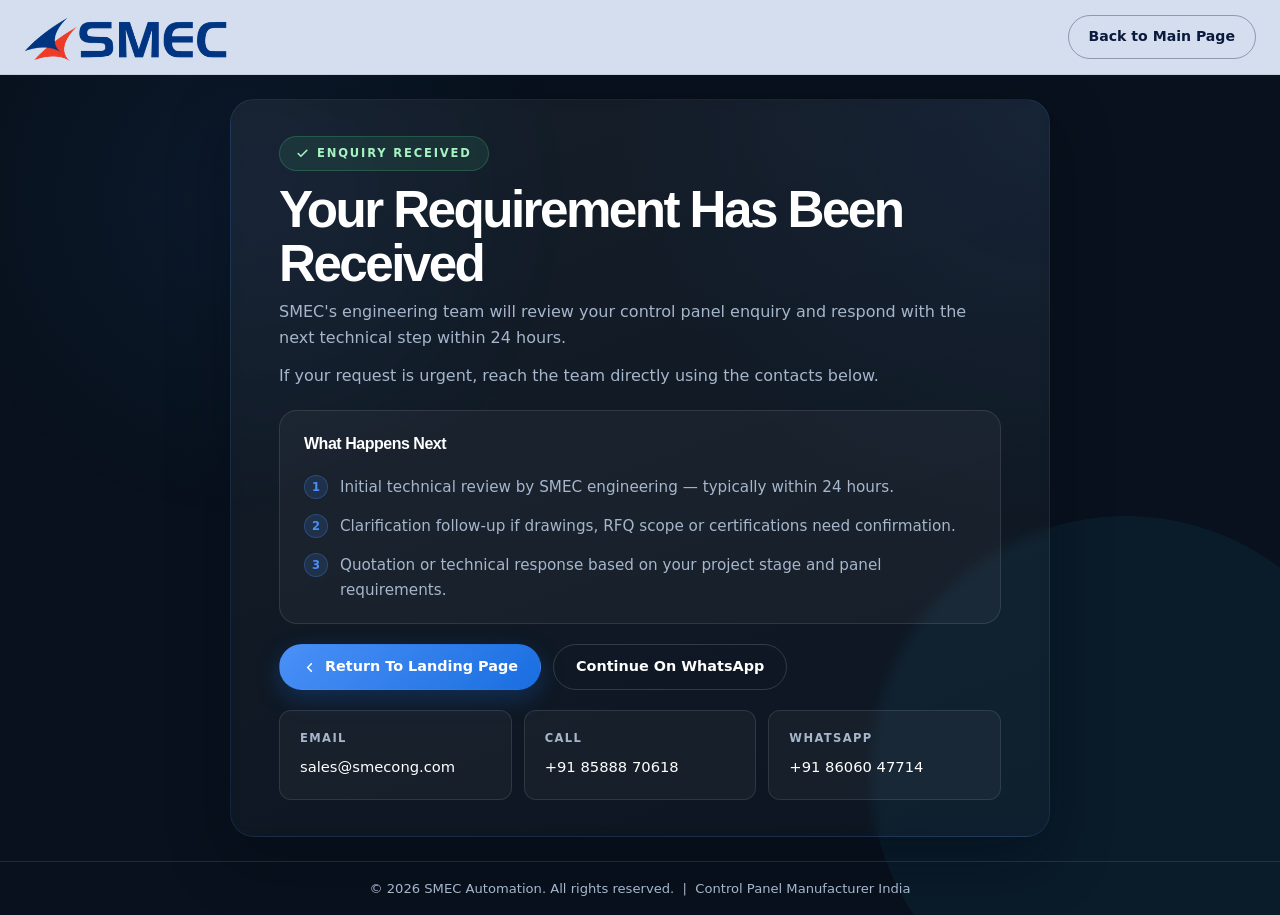
<file: thank-you.html>
<!DOCTYPE html>
<html lang="en">
<head>
  <meta charset="UTF-8">
  <meta name="viewport" content="width=device-width, initial-scale=1">
  <title>Thank You | SMEC Automation — Enquiry Received</title>
  <meta name="description" content="Thank you for contacting SMEC Automation. Your industrial control panel enquiry has been received and will be reviewed by the engineering team within 24 hours.">
  <meta name="robots" content="noindex,follow">
  <meta name="theme-color" content="#08111d">
  <link rel="canonical" href="https://smecoilandgas.com/control-panel-manufacturer-india/thank-you">
  <style>
    :root {
      --bg: #08111d;
      --bg-soft: #0d1728;
      --surface: rgba(255, 255, 255, 0.04);
      --surface-strong: rgba(255, 255, 255, 0.08);
      --line: rgba(255, 255, 255, 0.1);
      --line-strong: rgba(255, 255, 255, 0.16);
      --text: #edf3fb;
      --muted: #a6b6cb;
      --heading: #ffffff;
      --accent: #4a90f7;
      --accent-strong: #6aaefb;
      --success: #4dd88a;
      --shadow: 0 22px 60px rgba(1, 7, 16, 0.36);
      --radius: 24px;
      --radius-md: 18px;
      --radius-sm: 12px;
      --nav-height: 74px;
      --heading-font: "Aptos Display", "Segoe UI Variable Display", "Trebuchet MS", "Segoe UI", sans-serif;
      --body-font: "Aptos", "Segoe UI", system-ui, -apple-system, BlinkMacSystemFont, sans-serif;
    }

    * { box-sizing: border-box; margin: 0; padding: 0; }

    html { scroll-behavior: smooth; }

    body {
      font-family: var(--body-font);
      color: var(--text);
      background: var(--bg);
      line-height: 1.65;
      min-height: 100vh;
      display: flex;
      flex-direction: column;
    }

    img {
      max-width: 100%;
      display: block;
    }

    /* ─── BACKGROUND GLOWS ─── */
    body::before,
    body::after {
      content: '';
      position: fixed;
      border-radius: 50%;
      pointer-events: none;
      z-index: 0;
    }
    body::before {
      width: 55vw;
      height: 55vw;
      top: -12vw;
      left: -8vw;
      background: radial-gradient(circle, rgba(74, 144, 247, 0.07), transparent 65%);
    }
    body::after {
      width: 40vw;
      height: 40vw;
      right: -8vw;
      bottom: -10vw;
      background: rgba(56, 189, 248, 0.06);
    }

    /* ─── TOPBAR ─── */
    .topbar {
      position: sticky;
      top: 0;
      z-index: 1000;
      border-bottom: 1px solid rgba(0, 0, 0, 0.08);
      background: rgba(220, 230, 245, 0.97);
      backdrop-filter: saturate(180%) blur(14px);
      -webkit-backdrop-filter: saturate(180%) blur(14px);
    }

    .container {
      width: min(1540px, calc(100% - 48px));
      margin: 0 auto;
    }

    .nav {
      min-height: var(--nav-height);
      display: flex;
      align-items: center;
      justify-content: space-between;
      gap: 40px;
    }

    .brand {
      display: inline-flex;
      align-items: center;
      gap: 16px;
      min-width: 0;
      text-decoration: none;
    }

    .brand-logo {
      display: block;
      height: 56px;
      width: auto;
      object-fit: contain;
    }

    .nav-actions {
      display: flex;
      align-items: center;
      gap: 10px;
      flex-shrink: 0;
    }

    .topbar .button-outline {
      display: inline-flex;
      align-items: center;
      justify-content: center;
      min-height: 44px;
      padding: 0 20px;
      border-radius: 999px;
      border: 1px solid rgba(10, 25, 60, 0.35);
      color: #0a193c;
      background: transparent;
      font-weight: 700;
      font-size: 0.88rem;
      white-space: nowrap;
      text-decoration: none;
      transition: transform 0.2s ease, box-shadow 0.2s ease, background 0.2s ease, border-color 0.2s ease;
    }

    .topbar .button-outline:hover {
      background: rgba(10, 25, 60, 0.08);
      border-color: rgba(10, 25, 60, 0.55);
      transform: translateY(-2px);
    }

    /* ─── MAIN ─── */
    main {
      flex: 1;
      display: flex;
      align-items: center;
      justify-content: center;
      padding: 24px;
      position: relative;
      z-index: 1;
    }

    .panel {
      width: min(820px, 100%);
      padding: 36px 48px;
      border-radius: var(--radius);
      border: 1px solid rgba(74, 144, 247, 0.14);
      background:
        radial-gradient(circle at top right, rgba(74, 144, 247, 0.08), transparent 40%),
        linear-gradient(160deg, rgba(255, 255, 255, 0.055), rgba(255, 255, 255, 0.02));
      box-shadow: var(--shadow);
      backdrop-filter: blur(6px);
    }

    /* ─── SUCCESS BADGE ─── */
    .badge {
      display: inline-flex;
      align-items: center;
      gap: 8px;
      padding: 7px 16px;
      border-radius: 999px;
      background: rgba(77, 216, 138, 0.10);
      border: 1px solid rgba(77, 216, 138, 0.22);
      color: #a7f3c4;
      font-size: 0.72rem;
      font-weight: 700;
      letter-spacing: 0.16em;
      text-transform: uppercase;
    }

    .badge svg {
      flex-shrink: 0;
    }

    /* ─── HEADING ─── */
    .panel h1 {
      margin: 12px 0 8px;
      font-family: var(--heading-font);
      font-size: clamp(2rem, 4vw, 3.2rem);
      line-height: 1.05;
      letter-spacing: -0.05em;
      color: var(--heading);
    }

    .panel p {
      color: var(--muted);
      font-size: 1rem;
      margin-bottom: 12px;
    }

    /* ─── WHAT HAPPENS NEXT CARD ─── */
    .steps {
      margin-top: 20px;
      padding: 20px 24px;
      border-radius: var(--radius-md);
      border: 1px solid var(--line);
      background: var(--surface);
    }

    .steps-title {
      font-family: var(--heading-font);
      font-size: 1rem;
      font-weight: 700;
      letter-spacing: -0.03em;
      color: var(--heading);
      margin-bottom: 18px;
    }

    .step-list {
      display: grid;
      gap: 14px;
      list-style: none;
    }

    .step-list li {
      display: flex;
      align-items: flex-start;
      gap: 12px;
      color: var(--muted);
      font-size: 0.95rem;
    }

    .step-num {
      flex-shrink: 0;
      width: 24px;
      height: 24px;
      border-radius: 50%;
      background: rgba(74, 144, 247, 0.14);
      border: 1px solid rgba(74, 144, 247, 0.28);
      color: var(--accent);
      font-size: 0.72rem;
      font-weight: 800;
      display: grid;
      place-items: center;
    }

    /* ─── ACTIONS ─── */
    .actions {
      display: flex;
      flex-wrap: wrap;
      gap: 12px;
      margin-top: 20px;
    }

    .button,
    .button-outline {
      display: inline-flex;
      align-items: center;
      justify-content: center;
      gap: 8px;
      min-height: 46px;
      padding: 0 22px;
      border-radius: 999px;
      border: 1px solid transparent;
      font-weight: 700;
      font-size: 0.9rem;
      text-decoration: none;
      transition: transform 0.2s ease, box-shadow 0.2s ease, background 0.2s ease;
      cursor: pointer;
      white-space: nowrap;
    }

    .button {
      background: linear-gradient(135deg, #4a90f7 0%, #1a6ee0 100%);
      color: #ffffff;
      box-shadow: 0 8px 24px rgba(26, 110, 224, 0.28);
    }

    .button:hover {
      transform: translateY(-2px);
      box-shadow: 0 14px 32px rgba(26, 110, 224, 0.40);
    }

    .button-outline {
      background: transparent;
      border-color: rgba(255, 255, 255, 0.15);
      color: var(--heading);
    }

    .button-outline:hover {
      background: rgba(255, 255, 255, 0.05);
      border-color: rgba(255, 255, 255, 0.28);
      transform: translateY(-2px);
    }

    /* ─── CONTACT STRIP ─── */
    .contact-strip {
      display: grid;
      grid-template-columns: repeat(3, minmax(0, 1fr));
      gap: 12px;
      margin-top: 20px;
    }

    .contact-card {
      padding: 18px 20px;
      border-radius: var(--radius-sm);
      border: 1px solid var(--line);
      background: var(--surface);
      transition: border-color 0.2s ease, background 0.2s ease;
    }

    .contact-card:hover {
      border-color: rgba(74, 144, 247, 0.28);
      background: rgba(74, 144, 247, 0.04);
    }

    .contact-card strong {
      display: block;
      margin-bottom: 6px;
      color: var(--muted);
      font-size: 0.72rem;
      letter-spacing: 0.12em;
      text-transform: uppercase;
      font-weight: 600;
    }

    .contact-card a {
      color: var(--heading);
      text-decoration: none;
      font-size: 0.92rem;
      font-weight: 500;
    }

    .contact-card a:hover {
      color: var(--accent);
    }

    /* ─── FOOTER ─── */
    footer {
      position: relative;
      z-index: 1;
      border-top: 1px solid var(--line);
      padding: 16px 24px;
      text-align: center;
      font-size: 0.82rem;
      color: var(--muted);
    }

    footer a {
      color: var(--muted);
      text-decoration: none;
    }

    footer a:hover {
      color: var(--heading);
    }

    /* ─── RESPONSIVE ─── */
    @media (max-width: 640px) {
      .container {
        width: min(1540px, calc(100% - 32px));
      }

      .nav {
        min-height: auto;
        padding: 14px 0;
        gap: 12px;
        flex-wrap: wrap;
      }

      .nav-actions {
        width: 100%;
      }

      .panel {
        padding: 32px 22px;
      }

      .contact-strip {
        grid-template-columns: 1fr;
      }

      .actions,
      .nav-actions {
        flex-direction: column;
      }

      .button,
      .button-outline {
        width: 100%;
        justify-content: center;
      }
    }
  </style>

  <script>
    window.dataLayer = window.dataLayer || [];
    window.SMEC_TRACKING = {
      gtmId: "GTM-XXXXXXX",
      gaMeasurementId: "G-XXXXXXXXXX",
      googleAdsId: "AW-XXXXXXXXX",
      googleAdsConversions: {
        thankYou: "AW-XXXXXXXXX/thank-you",
        rfqSubmit: "AW-XXXXXXXXX/lead-submit"
      }
    };

    function gtag() { window.dataLayer.push(arguments); }

    (function initTagManager(cfg) {
      if (!cfg.gtmId || cfg.gtmId.indexOf("GTM-") !== 0 || cfg.gtmId.indexOf("XXXX") !== -1) return;
      window.dataLayer.push({ "gtm.start": Date.now(), event: "gtm.js" });
      var s = document.createElement("script");
      s.async = true;
      s.src = "https://www.googletagmanager.com/gtm.js?id=" + encodeURIComponent(cfg.gtmId);
      document.head.appendChild(s);
    })(window.SMEC_TRACKING);

    (function initGA4(cfg) {
      if (!cfg.gaMeasurementId || cfg.gaMeasurementId.indexOf("G-") !== 0 || cfg.gaMeasurementId.indexOf("XXXX") !== -1) return;
      var s = document.createElement("script");
      s.async = true;
      s.src = "https://www.googletagmanager.com/gtag/js?id=" + encodeURIComponent(cfg.gaMeasurementId);
      document.head.appendChild(s);
      gtag("js", new Date());
      gtag("config", cfg.gaMeasurementId, {
        send_page_view: true,
        page_title: document.title,
        page_location: window.location.href,
        page_path: window.location.pathname
      });
    })(window.SMEC_TRACKING);
  </script>
</head>
<body>

  <header class="topbar">
    <div class="container nav">
      <a class="brand" href="index.html" aria-label="SMEC Automation home">
        <img class="brand-logo" src="smec-logo.webp" alt="SMEC Automation" width="160" height="40">
      </a>
      <div class="nav-actions">
        <a class="button-outline" href="index.html">Back to Main Page</a>
      </div>
    </div>
  </header>

  <main>
    <div class="panel">

      <!-- Success badge -->
      <span class="badge">
        <svg width="13" height="13" viewBox="0 0 24 24" fill="none" stroke="currentColor" stroke-width="3" stroke-linecap="round" stroke-linejoin="round" aria-hidden="true">
          <polyline points="20 6 9 17 4 12"/>
        </svg>
        Enquiry Received
      </span>

      <h1 id="thankYouHeading">Your Requirement Has Been Received</h1>
      <p id="thankYouMessage">SMEC's engineering team will review your control panel enquiry and respond with the next technical step within 24 hours.</p>
      <p>If your request is urgent, reach the team directly using the contacts below.</p>

      <!-- What happens next -->
      <div class="steps">
        <div class="steps-title">What Happens Next</div>
        <ul class="step-list">
          <li>
            <span class="step-num">1</span>
            Initial technical review by SMEC engineering — typically within 24 hours.
          </li>
          <li>
            <span class="step-num">2</span>
            Clarification follow-up if drawings, RFQ scope or certifications need confirmation.
          </li>
          <li>
            <span class="step-num">3</span>
            Quotation or technical response based on your project stage and panel requirements.
          </li>
        </ul>
      </div>

      <!-- Actions -->
      <div class="actions">
        <a class="button" href="index.html">
          <svg width="15" height="15" viewBox="0 0 24 24" fill="none" stroke="currentColor" stroke-width="2.5" stroke-linecap="round" stroke-linejoin="round" aria-hidden="true"><polyline points="15 18 9 12 15 6"/></svg>
          Return To Landing Page
        </a>
        <a class="button-outline" href="https://wa.me/918606047714?text=Hi%2C%20I%20just%20submitted%20an%20enquiry%20and%20would%20like%20to%20share%20additional%20details." target="_blank" rel="noopener">
          Continue On WhatsApp
        </a>
      </div>

      <!-- Contact strip -->
      <div class="contact-strip">
        <div class="contact-card">
          <strong>Email</strong>
          <a href="mailto:sales@smecong.com">sales@smecong.com</a>
        </div>
        <div class="contact-card">
          <strong>Call</strong>
          <a href="tel:+918588870618">+91 85888 70618</a>
        </div>
        <div class="contact-card">
          <strong>WhatsApp</strong>
          <a href="https://wa.me/918606047714" target="_blank" rel="noopener">+91 86060 47714</a>
        </div>
      </div>

    </div>
  </main>

  <footer>
    <span>&copy; <span id="year"></span> SMEC Automation. All rights reserved. &nbsp;|&nbsp;
      <a href="index.html">Control Panel Manufacturer India</a>
    </span>
  </footer>

  <script>
    (function () {
      document.getElementById("year").textContent = new Date().getFullYear();

      function sendAdsConversion(key) {
        var sendTo = window.SMEC_TRACKING.googleAdsConversions && window.SMEC_TRACKING.googleAdsConversions[key];
        if (!sendTo || sendTo.indexOf("AW-") !== 0 || sendTo.indexOf("XXXX") !== -1 || typeof window.gtag !== "function") return;
        window.gtag("event", "conversion", { send_to: sendTo, value: 1.0, currency: "INR" });
      }

      function trackEvent(name, params) {
        var payload = Object.assign({ event: name }, params || {});
        window.dataLayer.push(payload);
        if (typeof window.gtag === "function") window.gtag("event", name, payload);
      }

      var url = new URL(window.location.href);
      var name = url.searchParams.get("name");
      var source = url.searchParams.get("source") || "unknown";
      var company = url.searchParams.get("company");

      if (name) {
        var first = name.split(" ")[0];
        document.getElementById("thankYouMessage").textContent =
          "Thank you, " + first + ". SMEC\u2019s engineering team will review your control panel enquiry and respond with the next technical step within 24 hours.";
      }

      trackEvent("thank_you_page_view", {
        page_location: window.location.href,
        page_path: window.location.pathname,
        lead_source: source,
        company: company || ""
      });
      trackEvent("generate_lead", { currency: "INR", value: 1.0, lead_source: source });
      sendAdsConversion("thankYou");
    })();
  </script>

</body>
</html>
</file>
<file: styles.css>
:root {
      --bg: #08111d;
      --bg-soft: #0d1728;
      --surface: rgba(255, 255, 255, 0.04);
      --surface-strong: rgba(255, 255, 255, 0.08);
      --line: rgba(255, 255, 255, 0.1);
      --line-strong: rgba(255, 255, 255, 0.16);
      --text: #edf3fb;
      --muted: #a6b6cb;
      --heading: #ffffff;
      --accent: #4a90f7;
      --accent-strong: #6aaefb;
      --accent-soft: rgba(74, 144, 247, 0.10);
      --success: #4dd88a;
      --danger: #ff8a8a;
      --shadow: 0 22px 60px rgba(1, 7, 16, 0.36);
      --radius: 24px;
      --radius-md: 18px;
      --radius-sm: 12px;
      --container: 1540px;
      --nav-height: 86px;
      --heading-font: "Aptos Display", "Segoe UI Variable Display", "Trebuchet MS", "Segoe UI", sans-serif;
      --body-font: "Aptos", "Segoe UI", system-ui, -apple-system, BlinkMacSystemFont, sans-serif;
    }

    * {
      box-sizing: border-box;
    }

    html {
      scroll-behavior: smooth;
    }

    body {
      margin: 0;
      font-family: var(--body-font);
      color: var(--text);
      background:
        radial-gradient(circle at top left, rgba(74, 144, 247, 0.07), transparent 34%),
        radial-gradient(circle at top right, rgba(74, 144, 247, 0.08), transparent 28%),
        linear-gradient(180deg, #09111d 0%, #0b1423 34%, #08111d 100%);
      line-height: 1.65;
      -webkit-font-smoothing: antialiased;
      text-rendering: optimizeLegibility;
      overflow-x: hidden;
    }

    body.nav-open {
      overflow: hidden;
    }

    a {
      color: inherit;
      text-decoration: none;
    } 

    button,
    input,
    select,
    textarea {
      font: inherit;
    }

    img {
      max-width: 100%;
      display: block;
    }

    /* the picture element only wraps WebP-with-PNG-fallback; keep it transparent to layout */
    picture {
      display: contents;
    }

    .skip-link {
      position: absolute;
      top: -48px;
      left: 16px;
      z-index: 1001;
      padding: 10px 16px;
      border-radius: 999px;
      background: #ffffff;
      color: #08111d;
      transition: top 0.2s ease;
    }

    .skip-link:focus {
      top: 16px;
    }

    .page-shell::before,
    .page-shell::after {
      content: "";
      position: fixed;
      inset: auto;
      width: 30vw;
      height: 30vw;
      border-radius: 50%;
      pointer-events: none;
      filter: blur(70px);
      opacity: 0.26;
      z-index: -1;
    }

    .page-shell::before {
      top: -10vw;
      left: -8vw;
      background: rgba(74, 144, 247, 0.18);
    }

    .page-shell::after {
      right: -8vw;
      bottom: -10vw;
      background: rgba(56, 189, 248, 0.12);
    }

    .container {
      width: min(var(--container), calc(100% - 48px));
      margin: 0 auto;
    }

    .section {
      padding: 92px 0;
    }

    .defer-section {
      content-visibility: auto;
      contain-intrinsic-size: 1px 900px;
    }

    .section-rule {
      width: min(var(--container), calc(100% - 32px));
      margin: 0 auto;
      border: 0;
      border-top: 1px solid var(--line);
    }

    .eyebrow {
      display: inline-flex;
      align-items: center;
      gap: 8px;
      padding: 7px 14px;
      border: 1px solid rgba(74, 144, 247, 0.18);
      border-radius: 999px;
      background: rgba(74, 144, 247, 0.06);
      color: #a8c8fc;
      font-size: 0.72rem;
      letter-spacing: 0.16em;
      text-transform: uppercase;
      font-weight: 700;
    }

    .section-head {
      max-width: 680px;
      margin-bottom: 34px;
    }

    .section-head h2,
    .section-head h3 {
      margin: 14px 0 14px;
      font-family: var(--heading-font);
      font-size: clamp(2rem, 3vw, 3rem);
      line-height: 1.08;
      letter-spacing: -0.04em;
      color: var(--heading);
    }

    .section-head p,
    .section-copy {
      margin: 0;
      color: var(--muted);
      font-size: 1rem;
    }

    .topbar {
      position: sticky;
      top: 0;
      z-index: 1000;
      border-bottom: 1px solid rgba(0, 0, 0, 0.08);
      background: rgba(220, 230, 245, 0.97);
      backdrop-filter: saturate(180%) blur(14px);
      -webkit-backdrop-filter: saturate(180%) blur(14px);
    }

    .nav {
      min-height: var(--nav-height);
      display: flex;
      align-items: center;
      justify-content: space-between;
      gap: 40px;
    }

    .brand {
      display: inline-flex;
      align-items: center;
      gap: 16px;
      min-width: 0;
      text-decoration: none;
    }

    .brand-logo {
      display: block;
      height: 56px;
      width: auto;
      object-fit: contain;
    }

    .brand-tagline-unused {
      font-size: 0.65rem;
      font-weight: 600;
      letter-spacing: 0.18em;
      text-transform: uppercase;
      color: var(--muted);
      line-height: 1;
    }

    .brand-divider {
      width: 1px;
      height: 32px;
      background: rgba(255,255,255,0.12);
      flex-shrink: 0;
    }

    .nav-links {
      display: flex;
      flex-wrap: wrap;
      justify-content: center;
      gap: 40px;
      font-size: 0.88rem;
      font-weight: 500;
    }

    .nav-links a {
      position: relative;
      color: rgba(15, 30, 60, 0.70);
      transition: color 0.2s ease;
      padding-bottom: 4px;
    }

    .nav-links a::after {
      content: '';
      position: absolute;
      bottom: -4px;
      left: 50%;
      width: 0;
      height: 2px;
      background: var(--accent);
      border-radius: 2px;
      transition: width 0.28s ease, left 0.28s ease;
    }

    .nav-links a:hover,
    .nav-links a:focus-visible {
      color: #0d1f45;
    }

    .nav-links a:hover::after,
    .nav-links a:focus-visible::after {
      width: 100%;
      left: 0;
    }

    .nav-actions {
      display: flex;
      align-items: center;
      gap: 10px;
      flex-shrink: 0;
    }

    .nav-actions .button-outline {
      border-color: rgba(10, 25, 60, 0.35);
      color: #0a193c;
      background: transparent;
    }

    .nav-actions .button-outline:hover,
    .nav-actions .button-outline:focus-visible {
      background: rgba(10, 25, 60, 0.08);
      border-color: rgba(10, 25, 60, 0.55);
      transform: translateY(-2px);
    }

    /* ── Hamburger button (hidden on desktop) ── */
    .nav-hamburger {
      display: none;
      align-items: center;
      justify-content: center;
      width: 44px;
      height: 44px;
      padding: 0;
      border: 1px solid rgba(15, 30, 60, 0.18);
      border-radius: 12px;
      background: rgba(15, 30, 60, 0.06);
      cursor: pointer;
      color: #0d1f45;
      transition: background 0.2s ease, border-color 0.2s ease;
      flex-shrink: 0;
    }

    .nav-hamburger:hover {
      background: rgba(15, 30, 60, 0.12);
      border-color: rgba(15, 30, 60, 0.28);
    }

    .nav-hamburger svg {
      transition: opacity 0.2s ease, transform 0.2s ease;
    }

    .nav-hamburger .icon-close {
      display: none;
    }

    .nav-hamburger[aria-expanded="true"] .icon-open {
      display: none;
    }

    .nav-hamburger[aria-expanded="true"] .icon-close {
      display: block;
    }

    /* ── Mobile drawer ── */
    .nav-drawer {
      display: none;
      flex-direction: column;
      gap: 0;
      background:
        linear-gradient(180deg, rgba(232, 238, 247, 0.98), rgba(220, 229, 242, 0.97));
      border-top: 1px solid transparent;
      border-bottom: 1px solid transparent;
      overflow: hidden;
      max-height: 0;
      pointer-events: none;
      visibility: hidden;
      box-shadow: none;
      transition:
        max-height 0.36s cubic-bezier(0.4, 0, 0.2, 1),
        opacity 0.28s ease,
        border-color 0.2s ease,
        box-shadow 0.28s ease,
        visibility 0s linear 0.36s;
      opacity: 0;
    }

    .nav-drawer.is-open {
      max-height: min(640px, calc(100vh - var(--nav-height)));
      border-top-color: rgba(13, 31, 69, 0.10);
      border-bottom-color: rgba(13, 31, 69, 0.12);
      pointer-events: auto;
      visibility: visible;
      box-shadow: 0 22px 50px rgba(10, 18, 35, 0.18);
      transition-delay: 0s;
      opacity: 1;
    }

    .nav-drawer-inner {
      padding: 8px 0 20px;
    }

    .nav-drawer-links {
      display: flex;
      flex-direction: column;
      padding: 0 20px;
    }

    .nav-drawer-links a {
      display: flex;
      align-items: center;
      gap: 10px;
      padding: 14px 0;
      color: rgba(13, 31, 69, 0.82);
      font-size: 1rem;
      font-weight: 600;
      border-bottom: 1px solid rgba(13, 31, 69, 0.08);
      transition: color 0.2s ease, padding-left 0.2s ease, background 0.2s ease;
      text-decoration: none;
    }

    .nav-drawer-links a:last-child {
      border-bottom: none;
    }

    .nav-drawer-links a:hover {
      color: #0d1f45;
      padding-left: 4px;
    }

    .nav-drawer-links a:focus-visible {
      color: #0d1f45;
      background: rgba(74, 144, 247, 0.08);
      outline: none;
    }

    .nav-drawer-links a::before {
      content: '';
      width: 5px;
      height: 5px;
      border-radius: 50%;
      background: var(--accent);
      flex-shrink: 0;
      opacity: 0.6;
    }

    .nav-drawer-actions {
      display: flex;
      gap: 10px;
      padding: 16px 20px 4px;
    }

    .nav-drawer-actions a {
      flex: 1 1 0;
    }

    .nav-drawer-actions .button-outline {
      border-color: rgba(10, 25, 60, 0.22);
      color: #0a193c;
      background: rgba(255, 255, 255, 0.22);
    }

    .nav-drawer-actions .button-outline:hover,
    .nav-drawer-actions .button-outline:focus-visible {
      background: rgba(74, 144, 247, 0.08);
      border-color: rgba(10, 25, 60, 0.38);
    }

    .button,
    .button-outline,
    .button-soft {
      display: inline-flex;
      align-items: center;
      justify-content: center;
      gap: 10px;
      min-height: 44px;
      padding: 0 20px;
      border-radius: 999px;
      border: 1px solid transparent;
      transition: transform 0.2s ease, box-shadow 0.2s ease, background 0.2s ease, border-color 0.2s ease;
      cursor: pointer;
      font-weight: 700;
      font-size: 0.88rem;
      white-space: nowrap;
    }

    .button {
      background: linear-gradient(135deg, #4a90f7 0%, #1a6ee0 100%);
      color: #ffffff;
      box-shadow: 0 8px 24px rgba(26, 110, 224, 0.28);
    }

    .button:hover,
    .button:focus-visible {
      transform: translateY(-2px);
      box-shadow: 0 14px 32px rgba(26, 110, 224, 0.40);
    }

    .button-outline {
      background: transparent;
      border-color: rgba(255, 255, 255, 0.15);
      color: var(--heading);
    }

    .button-outline:hover,
    .button-outline:focus-visible {
      background: rgba(255, 255, 255, 0.05);
      border-color: rgba(255, 255, 255, 0.28);
      transform: translateY(-2px);
    }

    .button-soft {
      background: rgba(255, 255, 255, 0.06);
      border-color: rgba(255, 255, 255, 0.08);
      color: var(--heading);
    }

    .button-soft:hover,
    .button-soft:focus-visible {
      background: rgba(255, 255, 255, 0.1);
      transform: translateY(-2px);
    }

    .hero {
      padding: 46px 0 72px;
      position: relative;
      overflow: hidden;
    }

    .hero::before {
      content: '';
      position: absolute;
      inset: 0;
      background: radial-gradient(
        circle at 85% 50%,
        rgba(74, 144, 247, 0.08),
        transparent 42%
      );
      pointer-events: none;
      z-index: 0;
    }

    .hero .container {
      position: relative;
      z-index: 1;
    }

    .breadcrumb {
      display: flex;
      flex-wrap: wrap;
      gap: 10px;
      margin-bottom: 24px;
      color: #c0cede;
      font-size: 0.86rem;
    }

    .breadcrumb span:last-child {
      color: var(--heading);
    }

    .hero-grid {
      display: grid;
      grid-template-columns: minmax(0, 1.08fr) minmax(360px, 0.92fr);
      gap: 34px;
      align-items: start;
    }

    .hero-copy-wrap {
      padding-top: 8px;
    }

    .hero h1 {
      margin: 16px 0 14px;
      font-family: var(--heading-font);
      font-size: clamp(2.6rem, 5vw, 5rem);
      line-height: 0.98;
      letter-spacing: -0.055em;
      color: var(--heading);
      max-width: 13ch;
    }

    .hero-subheadline {
      margin: 0 0 18px;
      font-family: var(--heading-font);
      font-size: clamp(1.08rem, 1.8vw, 1.34rem);
      line-height: 1.4;
      letter-spacing: -0.03em;
      color: #a8c8fc;
      max-width: 28ch;
    }

    .hero-copy {
      margin: 0;
      max-width: 62ch;
      color: var(--muted);
      font-size: 1rem;
    }

    .hero-actions {
      display: flex;
      flex-wrap: wrap;
      gap: 12px;
      margin: 28px 0 28px;
    }

    .hero-meta {
      display: grid;
      grid-template-columns: repeat(2, minmax(0, 1fr));
      gap: 14px;
      margin-top: 32px;
    }

    .hero-stat {
      padding: 18px 18px 16px;
      border-radius: var(--radius-md);
      background: linear-gradient(180deg, rgba(255, 255, 255, 0.07), rgba(255, 255, 255, 0.03));
      border: 1px solid var(--line);
      box-shadow: inset 0 1px 0 rgba(255, 255, 255, 0.05);
    }

    .hero-stat strong {
      display: block;
      margin-bottom: 6px;
      font-family: var(--heading-font);
      font-size: 1.9rem;
      line-height: 1;
      color: var(--heading);
    }

    .hero-stat span {
      display: block;
      font-size: 0.88rem;
      color: var(--muted);
    }

    .hero-form-card {
      position: relative;
      padding: 28px;
      border-radius: var(--radius);
      border: 1px solid rgba(74, 144, 247, 0.18);
      background:
        linear-gradient(180deg, rgba(255, 255, 255, 0.08), rgba(255, 255, 255, 0.04)),
        linear-gradient(160deg, rgba(74, 144, 247, 0.08), rgba(74, 144, 247, 0.02));
      box-shadow: var(--shadow);
      overflow: hidden;
    }

    .hero-form-card::before {
      content: "";
      position: absolute;
      inset: 0;
      background: linear-gradient(160deg, rgba(255, 255, 255, 0.08), transparent 40%);
      pointer-events: none;
    }

    .card-kicker {
      display: inline-flex;
      gap: 8px;
      align-items: center;
      color: #c8dffe;
      font-size: 0.74rem;
      font-weight: 700;
      letter-spacing: 0.14em;
      text-transform: uppercase;
      margin-bottom: 14px;
    }

    .hero-form-card h2 {
      margin: 0 0 10px;
      font-family: var(--heading-font);
      font-size: 1.7rem;
      line-height: 1.08;
      letter-spacing: -0.04em;
      color: var(--heading);
    }

    .hero-form-card > p {
      margin: 0 0 20px;
      color: #d0dceb;
      font-size: 0.95rem;
    }

    .trust-points {
      display: flex;
      flex-wrap: wrap;
      gap: 10px;
      margin-top: 18px;
    }

    .trust-points span {
      display: inline-flex;
      align-items: center;
      gap: 8px;
      padding: 8px 12px;
      border-radius: 999px;
      background: rgba(255, 255, 255, 0.05);
      border: 1px solid rgba(255, 255, 255, 0.08);
      color: var(--muted);
      font-size: 0.81rem;
    }

    .ticker {
      display: flex;
      align-items: center;
      gap: 12px;
      margin-top: 20px;
      padding: 14px 16px;
      border-radius: 16px;
      background: rgba(255, 255, 255, 0.04);
      border: 1px solid rgba(255, 255, 255, 0.06);
      color: #d6e4f4;
      font-size: 0.86rem;
    }

    .ticker::before {
      content: "";
      width: 10px;
      height: 10px;
      border-radius: 50%;
      background: var(--success);
      box-shadow: 0 0 0 6px rgba(77, 216, 138, 0.12);
      flex: 0 0 auto;
    }

    .section-bands {
      display: flex;
      flex-wrap: wrap;
      gap: 12px;
      margin-top: 20px;
    }

    .band {
      display: inline-flex;
      align-items: center;
      gap: 8px;
      min-height: 40px;
      padding: 0 14px;
      border-radius: 999px;
      background: rgba(255, 255, 255, 0.04);
      border: 1px solid var(--line);
      color: var(--muted);
      font-size: 0.84rem;
    }

    .partner-strip {
      padding: 24px 0;
      border-top: 1px solid var(--line);
      border-bottom: 1px solid var(--line);
      background: rgba(255, 255, 255, 0.02);
    }

    .partner-strip strong {
      display: block;
      text-align: center;
      margin-bottom: 12px;
      color: var(--muted);
      font-size: 0.78rem;
      letter-spacing: 0.18em;
      text-transform: uppercase;
    }

    .partner-marquee {
      overflow: hidden;
      white-space: nowrap;
      position: relative;
      -webkit-mask-image: linear-gradient(to right, transparent, black 8%, black 92%, transparent);
      mask-image: linear-gradient(to right, transparent, black 8%, black 92%, transparent);
      padding: 4px 0;
    }

    .partner-track {
      display: inline-flex;
      gap: 20px;
      min-width: max-content;
      padding: 0 16px;
      animation: marquee 38s linear infinite;
      align-items: center;
    }

    .partner-logo-capsule {
      display: inline-flex;
      align-items: center;
      justify-content: center;
      width: 160px;
      height: 56px;
      padding: 4px 10px;
      border-radius: 999px;
      background: rgba(255, 255, 255, 0.95);
      border: 1px solid rgba(255, 255, 255, 0.12);
      box-shadow: 0 2px 10px rgba(0, 0, 0, 0.06);
      flex-shrink: 0;
      transition: transform 0.25s ease, box-shadow 0.25s ease;
    }

    .partner-logo-capsule:hover {
      transform: scale(1.06);
      box-shadow: 0 4px 20px rgba(0, 0, 0, 0.15), 0 0 0 1px rgba(255,255,255,0.1);
    }

    .partner-logo-capsule img {
      max-width: 100%;
      max-height: 100%;
      object-fit: contain;
      display: block;
    }

    @keyframes marquee {
      from { transform: translateX(0); }
      to { transform: translateX(calc(-50% - 8px)); }
    }

    @keyframes marquee-reverse {
      from { transform: translateX(calc(-50% - 8px)); }
      to { transform: translateX(0); }
    }

    .client-marquee-wrap {
      display: flex;
      flex-direction: column;
      gap: 14px;
      overflow: hidden;
      -webkit-mask-image: linear-gradient(to right, transparent, #000 120px, #000 calc(100% - 120px), transparent);
      mask-image: linear-gradient(to right, transparent, #000 120px, #000 calc(100% - 120px), transparent);
    }

    .client-marquee-row {
      display: flex;
      width: max-content;
      gap: 16px;
      animation: marquee 90s linear infinite;
    }

    .client-marquee-row.reverse {
      animation-name: marquee-reverse;
    }

    .client-marquee-row.slow {
      animation-duration: 110s;
    }

    .client-marquee-wrap:hover .client-marquee-row {
      animation-play-state: paused;
    }

    .client-marquee-row .partner-logo-capsule {
      width: 140px;
      height: 50px;
      flex-shrink: 0;
    }

    .partner-marquee-row {
      display: flex;
      width: max-content;
      gap: 16px;
      animation: marquee 60s linear infinite;
    }

    .partner-marquee-row.reverse {
      animation-name: marquee-reverse;
    }

    .partner-marquee-row .partner-logo-capsule {
      width: 160px;
      height: 56px;
      flex-shrink: 0;
    }

    .client-marquee-wrap:hover .partner-marquee-row {
      animation-play-state: paused;
    }

    .grid-4,
    .grid-3,
    .grid-2 {
      display: grid;
      gap: 18px;
    }

    .grid-4 {
      grid-template-columns: repeat(4, minmax(0, 1fr));
    }

    .grid-3 {
      grid-template-columns: repeat(3, minmax(0, 1fr));
    }

    .grid-2 {
      grid-template-columns: repeat(2, minmax(0, 1fr));
    }

    .card {
      padding: 24px;
      border-radius: var(--radius-md);
      border: 1px solid var(--line);
      background: linear-gradient(180deg, rgba(255, 255, 255, 0.06), rgba(255, 255, 255, 0.03));
      box-shadow: inset 0 1px 0 rgba(255, 255, 255, 0.05);
    }

    .card:hover {
      border-color: rgba(74, 144, 247, 0.14);
    }

    .card h3,
    .card h4 {
      margin: 0 0 10px;
      font-family: var(--heading-font);
      font-size: 1.08rem;
      letter-spacing: -0.03em;
      color: var(--heading);
    }

    .card p {
      margin: 0;
      color: var(--muted);
      font-size: 0.92rem;
    }

    .icon-badge {
      width: 42px;
      height: 42px;
      margin-bottom: 16px;
      border-radius: 14px;
      display: grid;
      place-items: center;
      border: 1px solid rgba(74, 144, 247, 0.18);
      background: rgba(74, 144, 247, 0.06);
      color: #c8dffe;
      font-size: 0.84rem;
      font-weight: 800;
      letter-spacing: 0.08em;
      text-transform: uppercase;
    }

    #who .icon-badge {
      width: 76px;
      height: 76px;
      margin-bottom: 20px;
      border-radius: 22px;
    }

    #who .icon-badge svg {
      width: 36px;
      height: 36px;
    }

    .split {
      display: grid;
      grid-template-columns: minmax(0, 1fr) minmax(320px, 0.92fr);
      gap: 30px;
      align-items: start;
    }

    .list,
    .bullet-list,
    .chips,
    .project-list {
      margin: 0;
      padding: 0;
      list-style: none;
    }

    .list {
      display: grid;
      gap: 10px;
    }

    .list li {
      display: flex;
      align-items: flex-start;
      gap: 10px;
      color: var(--muted);
      font-size: 0.94rem;
    }

    .list li::before {
      content: "";
      width: 9px;
      height: 9px;
      margin-top: 8px;
      border-radius: 50%;
      background: var(--accent);
      flex: 0 0 auto;
      box-shadow: 0 0 0 4px rgba(74, 144, 247, 0.08);
    }

    .impact-card {
      padding: 28px;
      border-radius: var(--radius);
      border: 1px solid rgba(255, 138, 138, 0.22);
      background: linear-gradient(180deg, rgba(255, 138, 138, 0.08), rgba(255, 255, 255, 0.03));
      box-shadow: var(--shadow);
    }

    .impact-card h3 {
      margin: 0 0 12px;
      font-family: var(--heading-font);
      font-size: 1.35rem;
      letter-spacing: -0.04em;
    }

    .impact-pills,
    .chips {
      display: flex;
      flex-wrap: wrap;
      gap: 10px;
      margin-top: 16px;
    }

    .impact-pills span,
    .chips span {
      display: inline-flex;
      align-items: center;
      min-height: 38px;
      padding: 0 14px;
      border-radius: 999px;
      border: 1px solid rgba(255, 255, 255, 0.08);
      background: rgba(255, 255, 255, 0.04);
      color: var(--muted);
      font-size: 0.84rem;
    }

    .stats {
      padding: 34px 0;
      border-top: 1px solid var(--line);
      border-bottom: 1px solid var(--line);
      background: rgba(255, 255, 255, 0.02);
    }

    .stats-grid {
      display: grid;
      grid-template-columns: repeat(5, minmax(0, 1fr));
      gap: 18px;
    }

    .stats-grid article {
      text-align: center;
      padding: 12px;
    }

    .stats-grid strong {
      display: block;
      margin-bottom: 8px;
      font-family: var(--heading-font);
      font-size: clamp(2rem, 3vw, 2.9rem);
      letter-spacing: -0.05em;
      color: var(--accent-strong);
    }

    .stats-grid span {
      color: var(--muted);
      font-size: 0.86rem;
    }

    .hero-stats .stats-grid article {
      padding: 8px 4px;
    }

    .hero-stats .stats-grid strong {
      font-size: clamp(1.5rem, 2.2vw, 2rem);
      margin-bottom: 4px;
    }

    .hero-stats .stats-grid span {
      font-size: 0.78rem;
    }

    .compare-grid {
      display: grid;
      grid-template-columns: repeat(2, minmax(0, 1fr));
      gap: 20px;
    }

    .compare-card {
      padding: 24px;
      border-radius: var(--radius-md);
      border: 1px solid var(--line);
      background: rgba(255, 255, 255, 0.04);
    }

    .compare-card.accent {
      border-color: rgba(74, 144, 247, 0.18);
      background: linear-gradient(180deg, rgba(74, 144, 247, 0.06), rgba(255, 255, 255, 0.03));
    }

    .compare-title {
      margin-bottom: 16px;
      font-size: 0.76rem;
      letter-spacing: 0.16em;
      text-transform: uppercase;
      color: var(--muted);
      font-weight: 700;
    }

    .compare-note {
      margin-top: 18px;
      padding: 14px 16px;
      border-radius: 14px;
      font-size: 0.9rem;
    }

    .compare-note.bad {
      background: rgba(255, 138, 138, 0.08);
      border: 1px solid rgba(255, 138, 138, 0.16);
      color: #ffc1c1;
    }

    .compare-note.good {
      background: rgba(77, 216, 138, 0.08);
      border: 1px solid rgba(77, 216, 138, 0.16);
      color: #c7ffd7;
    }

    .solution-card .card-label,
    .caps-card .card-label {
      display: inline-block;
      margin-bottom: 12px;
      font-size: 0.76rem;
      font-weight: 700;
      letter-spacing: 0.14em;
      text-transform: uppercase;
      color: #a8c8fc;
    }

    .solution-card ul,
    .caps-card ul {
      display: grid;
      gap: 9px;
      margin: 0;
      padding: 0;
      list-style: none;
    }

    .solution-card li,
    .caps-card li,
    .project-list li {
      color: var(--muted);
      font-size: 0.9rem;
      padding-bottom: 9px;
      border-bottom: 1px solid rgba(255, 255, 255, 0.08);
    }

    .solution-card li:last-child,
    .caps-card li:last-child,
    .project-list li:last-child {
      border-bottom: 0;
      padding-bottom: 0;
    }

    .timeline {
      display: grid;
      gap: 16px;
    }

    .timeline-item {
      display: grid;
      grid-template-columns: 72px 1fr;
      gap: 16px;
      align-items: start;
      padding-bottom: 16px;
      border-bottom: 1px solid rgba(255, 255, 255, 0.08);
    }

    .timeline-item:last-child {
      border-bottom: 0;
      padding-bottom: 0;
    }

    .timeline-step {
      font-family: var(--heading-font);
      font-size: 2.4rem;
      line-height: 1;
      letter-spacing: -0.06em;
      color: rgba(74, 144, 247, 0.22);
    }

    .timeline-item h3 {
      margin: 0 0 6px;
      font-family: var(--heading-font);
      font-size: 1.02rem;
      letter-spacing: -0.03em;
    }

    .timeline-item p {
      margin: 0;
      color: var(--muted);
      font-size: 0.9rem;
    }

    .project-list {
      display: grid;
      grid-template-columns: repeat(2, minmax(0, 1fr));
      gap: 14px 18px;
    }

    .project-list li {
      padding: 16px 18px;
      border-radius: 16px;
      border: 1px solid var(--line);
      background: rgba(255, 255, 255, 0.04);
    }

    .faq-list {
      display: grid;
      gap: 12px;
    }

    .faq-list details {
      border-radius: var(--radius-md);
      border: 1px solid var(--line);
      background: rgba(255, 255, 255, 0.04);
      overflow: hidden;
    }

    .faq-list summary {
      list-style: none;
      cursor: pointer;
      padding: 20px 22px;
      font-weight: 700;
      color: var(--heading);
      position: relative;
      padding-right: 56px;
    }

    .faq-list summary::-webkit-details-marker {
      display: none;
    }

    .faq-list summary::after {
      content: "+";
      position: absolute;
      right: 22px;
      top: 50%;
      transform: translateY(-50%);
      font-size: 1.3rem;
      color: var(--muted);
    }

    .faq-list details[open] summary::after {
      content: "-";
    }

    .faq-list p {
      margin: 0;
      padding: 0 22px 20px;
      color: var(--muted);
      font-size: 0.93rem;
    }

    .cta-panel {
      padding: 36px;
      border-radius: 32px;
      border: 1px solid rgba(74, 144, 247, 0.14);
      background:
        radial-gradient(circle at top right, rgba(74, 144, 247, 0.10), transparent 30%),
        linear-gradient(180deg, rgba(255, 255, 255, 0.06), rgba(255, 255, 255, 0.03));
      text-align: center;
      box-shadow: var(--shadow);
    }

    .cta-panel h2 {
      margin: 10px 0 12px;
      font-family: var(--heading-font);
      font-size: clamp(2rem, 3vw, 2.9rem);
      line-height: 1.05;
      letter-spacing: -0.05em;
    }

    .cta-panel p {
      margin: 0 auto 24px;
      max-width: 56ch;
      color: var(--muted);
    }

    .contact-panel {
      display: grid;
      grid-template-columns: minmax(0, 0.95fr) minmax(0, 1.05fr);
      gap: 28px;
      align-items: start;
    }

    .contact-details {
      display: grid;
      gap: 18px;
    }

    .contact-box {
      padding: 22px;
      border-radius: var(--radius-md);
      border: 1px solid var(--line);
      background: rgba(255, 255, 255, 0.04);
    }

    .contact-box h3 {
      margin: 0 0 12px;
      font-family: var(--heading-font);
      font-size: 1.12rem;
      letter-spacing: -0.03em;
    }

    .contact-box p,
    .contact-box a {
      margin: 0;
      color: var(--muted);
      font-size: 0.93rem;
    }

    .contact-box a:hover,
    .contact-box a:focus-visible {
      color: var(--heading);
    }

    .contact-links-list {
      list-style: none;
      margin: 14px 0 0;
      padding: 0;
      display: flex;
      flex-direction: column;
      gap: 12px;
    }

    .contact-links-list li {
      display: block;
    }

    .contact-link-item {
      display: flex;
      align-items: center;
      gap: 12px;
      text-decoration: none;
      color: var(--muted);
      transition: color 0.22s ease, transform 0.22s ease;
      width: fit-content;
    }

    .contact-link-item:hover,
    .contact-link-item:focus-visible {
      color: var(--heading);
      transform: translateX(4px);
    }

    .contact-icon-wrapper {
      width: 32px;
      height: 32px;
      border-radius: 8px;
      display: grid;
      place-items: center;
      background: rgba(255, 255, 255, 0.05);
      border: 1px solid rgba(255, 255, 255, 0.08);
      color: var(--muted);
      transition: background 0.22s ease, border-color 0.22s ease, color 0.22s ease;
      flex-shrink: 0;
    }

    .contact-link-item:hover .contact-icon-wrapper,
    .contact-link-item:focus-visible .contact-icon-wrapper {
      background: var(--accent-soft);
      border-color: rgba(74, 144, 247, 0.25);
      color: var(--accent-strong);
    }

    .contact-link-item.whatsapp-link:hover .contact-icon-wrapper,
    .contact-link-item.whatsapp-link:focus-visible .contact-icon-wrapper {
      background: rgba(31, 164, 99, 0.14);
      border-color: rgba(31, 164, 99, 0.3);
      color: #24d366;
    }

    .form-card {
      padding: 28px;
      border-radius: var(--radius);
      border: 1px solid var(--line);
      background: linear-gradient(180deg, rgba(255, 255, 255, 0.06), rgba(255, 255, 255, 0.03));
      box-shadow: var(--shadow);
    }

    .form-card h3 {
      margin: 0 0 10px;
      font-family: var(--heading-font);
      font-size: 1.55rem;
      letter-spacing: -0.04em;
    }

    .form-card > p {
      margin: 0 0 18px;
      color: var(--muted);
      font-size: 0.95rem;
    }

    .rfq-form {
      display: grid;
      gap: 14px;
    }

    .field-grid {
      display: grid;
      grid-template-columns: repeat(2, minmax(0, 1fr));
      gap: 14px;
    }

    .field {
      display: grid;
      gap: 8px;
    }

    .field.full {
      grid-column: 1 / -1;
    }

    label {
      font-size: 0.83rem;
      color: #dce7f5;
      font-weight: 700;
    }

    input,
    select,
    textarea {
      width: 100%;
      min-height: 50px;
      padding: 0 14px;
      border-radius: 14px;
      border: 1px solid rgba(255, 255, 255, 0.12);
      background: rgba(7, 12, 22, 0.6);
      color: var(--heading);
      outline: none;
      transition: border-color 0.18s ease, box-shadow 0.18s ease, background-color 0.18s ease;
    }

    input::placeholder,
    textarea::placeholder {
      color: rgba(166, 182, 203, 0.72);
    }

    textarea {
      min-height: 130px;
      padding: 14px;
      resize: vertical;
    }

    input:focus,
    select:focus,
    textarea:focus {
      border-color: rgba(74, 144, 247, 0.55);
      box-shadow: 0 0 0 4px rgba(74, 144, 247, 0.08);
      background: rgba(7, 12, 22, 0.78);
    }

    .file-drop {
      position: relative;
      padding: 18px;
      border: 1px dashed rgba(255, 255, 255, 0.18);
      border-radius: 18px;
      background: rgba(255, 255, 255, 0.03);
    }

    .file-drop input[type="file"] {
      min-height: auto;
      padding: 0;
      border: 0;
      background: transparent;
      box-shadow: none;
    }

    .file-drop p {
      margin: 0 0 8px;
      color: #dce7f5;
      font-size: 0.9rem;
      font-weight: 700;
    }

    .file-drop small,
    .form-helper,
    .submit-meta {
      color: var(--muted);
      font-size: 0.82rem;
    }

    .checkbox-row {
      display: flex;
      gap: 10px;
      align-items: flex-start;
    }

    .checkbox-row input[type="checkbox"] {
      width: 18px;
      height: 18px;
      min-height: auto;
      margin-top: 3px;
      accent-color: var(--accent);
    }

    .checkbox-row label {
      font-weight: 600;
      line-height: 1.5;
      color: var(--muted);
    }

    .form-feedback {
      display: none;
      padding: 14px 16px;
      border-radius: 14px;
      font-size: 0.9rem;
    }

    .form-feedback.error {
      display: block;
      background: rgba(255, 138, 138, 0.08);
      border: 1px solid rgba(255, 138, 138, 0.16);
      color: #ffc1c1;
    }

    .form-feedback.success {
      display: block;
      background: rgba(77, 216, 138, 0.08);
      border: 1px solid rgba(77, 216, 138, 0.16);
      color: #d4ffe1;
    }

    .seo-copy {
      max-width: 880px;
      margin: 0 auto;
      padding: 0 2px;
    }

    .seo-copy h3 {
      margin: 0 0 12px;
      font-family: var(--heading-font);
      font-size: 1.35rem;
      letter-spacing: -0.04em;
    }

    .seo-copy p {
      margin: 0;
      color: var(--muted);
      font-size: 0.95rem;
    }

    footer {
      padding: 28px 0 42px;
      border-top: 1px solid var(--line);
      color: var(--muted);
      font-size: 0.86rem;
    }

    .footer-grid {
      display: flex;
      flex-wrap: wrap;
      justify-content: space-between;
      gap: 18px;
    }

    .footer-grid strong {
      color: var(--heading);
      display: block;
      margin-bottom: 6px;
      font-family: var(--heading-font);
      letter-spacing: -0.03em;
    }

    .floating-stack {
      position: fixed;
      right: 20px;
      bottom: 20px;
      z-index: 980;
      display: flex;
      flex-direction: column;
      gap: 12px;
      align-items: flex-end;
    }

    .floating-button {
      display: inline-flex;
      align-items: center;
      gap: 10px;
      min-height: 56px;
      padding: 0 20px;
      border-radius: 999px;
      border: 1px solid transparent;
      box-shadow: var(--shadow);
      color: #ffffff;
      font-weight: 700;
    }

    .floating-button svg {
      flex: 0 0 auto;
    }

    .sticky-rfq {
      background: linear-gradient(135deg, var(--accent) 0%, var(--accent-strong) 100%);
    }

    .whatsapp-button {
      background: linear-gradient(135deg, #1fa463 0%, #24d366 100%);
    }

    .mobile-action-bar {
      display: none;
      position: fixed;
      left: 12px;
      right: 12px;
      bottom: 12px;
      z-index: 990;
      gap: 8px;
      padding: 10px;
      border-radius: 20px;
      border: 1px solid rgba(255, 255, 255, 0.08);
      background: rgba(8, 17, 29, 0.94);
      box-shadow: var(--shadow);
      backdrop-filter: blur(10px);
      -webkit-backdrop-filter: blur(10px);
    }

    .mobile-action-bar a {
      flex: 1 1 0;
      min-height: 48px;
    }

    /* WhatsApp icon-only button inside action bar on mobile */
    .mobile-wa-btn {
      display: inline-flex;
      align-items: center;
      justify-content: center;
      width: 48px;
      min-height: 48px;
      flex-shrink: 0;
      border-radius: 14px;
      background: linear-gradient(135deg, #1fa463 0%, #24d366 100%);
      color: #ffffff;
      box-shadow: 0 4px 14px rgba(31, 164, 99, 0.30);
      border: none;
    }

    .modal-backdrop {
      position: fixed;
      inset: 0;
      z-index: 1100;
      display: none;
      align-items: center;
      justify-content: center;
      padding: 20px;
      background: rgba(4, 8, 15, 0.78);
    }

    .modal-backdrop.is-open {
      display: flex;
    }

    .modal {
      width: min(680px, 100%);
      max-height: min(90vh, 860px);
      overflow: auto;
      padding: 26px;
      border-radius: 28px;
      border: 1px solid rgba(74, 144, 247, 0.14);
      background: linear-gradient(180deg, #0d182a, #09111d);
      box-shadow: var(--shadow);
    }

    .modal-header {
      display: flex;
      justify-content: space-between;
      gap: 12px;
      align-items: start;
      margin-bottom: 16px;
    }

    .modal-header h3 {
      margin: 0 0 8px;
      font-family: var(--heading-font);
      font-size: 1.55rem;
      line-height: 1.1;
      letter-spacing: -0.04em;
    }

    .modal-close {
      width: 42px;
      height: 42px;
      flex-shrink: 0;
      border-radius: 50%;
      border: 1px solid rgba(255, 255, 255, 0.12);
      background: rgba(255, 255, 255, 0.05);
      color: var(--heading);
      cursor: pointer;
      display: inline-flex;
      align-items: center;
      justify-content: center;
      transition: background 0.2s ease, transform 0.2s ease;
    }

    .modal-close:hover {
      background: rgba(255, 255, 255, 0.12);
      transform: scale(1.05);
    }

    .hidden {
      display: none !important;
    }

    .reveal {
      opacity: 0;
      transform: translateY(18px);
      transition: opacity 0.45s ease, transform 0.45s ease;
    }

    .reveal.is-visible {
      opacity: 1;
      transform: translateY(0);
    }

    @media (max-width: 1400px) {
      .hero-grid,
      .contact-panel,
      .split {
        grid-template-columns: 1fr;
      }

      .stats-grid {
        grid-template-columns: repeat(3, minmax(0, 1fr));
      }

      .grid-4 {
        grid-template-columns: repeat(2, minmax(0, 1fr));
      }

      .grid-3 {
        grid-template-columns: repeat(2, minmax(0, 1fr));
      }
    }

    @media (max-width: 860px) {
      body {
        padding-bottom: 96px;
      }

      .nav {
        min-height: auto;
        padding: 14px 0;
        gap: 12px;
      }

      /* Hide desktop nav links and actions on mobile */
      .nav-links,
      .nav-actions {
        display: none;
      }

      /* Show hamburger */
      .nav-hamburger {
        display: inline-flex;
      }

      /* Show mobile drawer */
      .nav-drawer {
        display: flex;
      }

      .hero {
        padding-top: 32px;
      }

      .hero h1 {
        max-width: none;
      }

      .grid-4,
      .grid-3,
      .grid-2,
      .compare-grid,
      .project-list,
      .field-grid {
        grid-template-columns: 1fr;
      }

      .stats-grid {
        grid-template-columns: repeat(2, minmax(0, 1fr));
      }

      .timeline-item {
        grid-template-columns: 1fr;
      }

      .timeline-step {
        font-size: 2rem;
      }

      .floating-stack {
        right: 12px;
        /* action bar height ≈ 68px + 12px bottom offset + 12px gap */
        bottom: 100px;
      }

      /* Hide floating WhatsApp on mobile — it lives in the action bar instead */
      .whatsapp-button {
        display: none;
      }

      .sticky-rfq {
        display: none;
      }

      .mobile-action-bar {
        display: flex;
      }

      .client-marquee-wrap,
      .partner-marquee {
        -webkit-mask-image: linear-gradient(to right, transparent, #000 16px, #000 calc(100% - 16px), transparent);
        mask-image: linear-gradient(to right, transparent, #000 16px, #000 calc(100% - 16px), transparent);
      }

      .client-marquee-row .partner-logo-capsule {
        width: 110px;
        height: 42px;
      }

      .partner-marquee-row .partner-logo-capsule {
        width: 120px;
        height: 46px;
      }
    }

    @media (max-width: 640px) {
      .section {
        padding: 76px 0;
      }

      .hero-form-card,
      .form-card,
      .impact-card,
      .cta-panel,
      .modal {
        padding: 22px;
      }

      .hero-actions {
        width: 100%;
      }

      .hero-meta,
      .stats-grid {
        grid-template-columns: 1fr;
      }

      .footer-grid {
        flex-direction: column;
      }
    }

    @media (prefers-reduced-motion: reduce) {
      html {
        scroll-behavior: auto;
      }

      .partner-track,
      .reveal,
      .button,
      .button-outline,
      .button-soft {
        animation: none !important;
        transition: none !important;
        transform: none !important;
      }
    }

    /* ── Gallery Section ── */
    .gallery-tabs {
      display: flex;
      flex-wrap: wrap;
      gap: 8px;
      margin-bottom: 28px;
    }

    .gallery-tab {
      display: inline-flex;
      align-items: center;
      gap: 7px;
      min-height: 38px;
      padding: 0 16px;
      border-radius: 999px;
      border: 1px solid var(--line);
      background: rgba(255, 255, 255, 0.04);
      color: var(--muted);
      font-size: 0.84rem;
      font-weight: 600;
      cursor: pointer;
      transition: background 0.2s ease, border-color 0.2s ease, color 0.2s ease;
    }

    .gallery-tab:hover {
      background: rgba(74, 144, 247, 0.08);
      border-color: rgba(74, 144, 247, 0.22);
      color: var(--heading);
    }

    .gallery-tab.is-active {
      background: rgba(74, 144, 247, 0.12);
      border-color: rgba(74, 144, 247, 0.35);
      color: #c8dffe;
    }

    .gallery-category {
      display: none;
      gap: 14px;
    }

    .gallery-category.is-active {
      display: grid;
    }

    .gallery-category.layout-4 { grid-template-columns: repeat(5, minmax(0, 1fr)); }
    .gallery-category.layout-3 { grid-template-columns: repeat(4, minmax(0, 1fr)); }
    .gallery-category.layout-2 { grid-template-columns: repeat(3, minmax(0, 1fr)); }

    .gallery-item {
      height: 220px;
      border-radius: var(--radius-sm);
      border: 1px solid rgba(255,255,255,0.07);
      background: rgba(13, 23, 40, 0.6);
      overflow: hidden;
      cursor: zoom-in;
      transition: border-color 0.22s ease, transform 0.22s ease, box-shadow 0.22s ease;
      display: flex;
      align-items: center;
      justify-content: center;
      padding: 0;
      box-sizing: border-box;
    }

    .gallery-item:hover {
      border-color: rgba(74, 144, 247, 0.3);
      transform: translateY(-3px);
      box-shadow: 0 12px 32px rgba(0,0,0,0.28);
    }

    .gallery-item img {
      width: 100%;
      height: 100%;
      object-fit: contain;
      display: block;
      background: transparent;
      border-radius: 0;
      padding: 0;
      box-sizing: border-box;
    }

    /* Lightbox */
    .gallery-lightbox {
      position: fixed;
      inset: 0;
      z-index: 1200;
      display: none;
      align-items: center;
      justify-content: center;
      padding: 20px;
      background: rgba(4, 8, 15, 0.90);
      backdrop-filter: blur(8px);
    }

    .gallery-lightbox.is-open {
      display: flex;
    }

    .gallery-lightbox img {
      max-width: min(900px, 94vw);
      max-height: 88vh;
      object-fit: contain;
      border-radius: 16px;
      box-shadow: 0 32px 80px rgba(0,0,0,0.6);
    }

    .gallery-lightbox-close {
      position: absolute;
      top: 20px;
      right: 20px;
      width: 44px;
      height: 44px;
      border-radius: 50%;
      border: 1px solid rgba(255,255,255,0.18);
      background: rgba(255,255,255,0.08);
      color: #fff;
      cursor: pointer;
      display: inline-flex;
      align-items: center;
      justify-content: center;
      transition: background 0.2s ease;
    }

    .gallery-lightbox-close:hover {
      background: rgba(255,255,255,0.18);
    }

    @media (max-width: 1100px) {
      .gallery-category.layout-4 { grid-template-columns: repeat(4, minmax(0, 1fr)); }
      .gallery-category.layout-3 { grid-template-columns: repeat(3, minmax(0, 1fr)); }
      .gallery-category.layout-2 { grid-template-columns: repeat(2, minmax(0, 1fr)); }
    }

    @media (max-width: 860px) {
      .gallery-category.layout-4,
      .gallery-category.layout-3 { grid-template-columns: repeat(2, minmax(0, 1fr)); }
      .gallery-category.layout-2 { grid-template-columns: repeat(2, minmax(0, 1fr)); }
    }

    @media (max-width: 560px) {
      .gallery-category.layout-4,
      .gallery-category.layout-3,
      .gallery-category.layout-2 { grid-template-columns: repeat(2, minmax(0, 1fr)); }
      .gallery-item {
        height: 160px;
      }
      .gallery-item img {
        transform: scale(1.12);
      }
    }

    @media (max-width: 860px) {
      .client-marquee-wrap,
      .partner-marquee {
        -webkit-mask-image: linear-gradient(to right, transparent, #000 48px, #000 calc(100% - 48px), transparent);
        mask-image: linear-gradient(to right, transparent, #000 48px, #000 calc(100% - 48px), transparent);
      }

      .client-marquee-row .partner-logo-capsule {
        width: 110px;
        height: 42px;
      }

      .partner-marquee-row .partner-logo-capsule {
        width: 120px;
        height: 46px;
      }
    }
</file>
